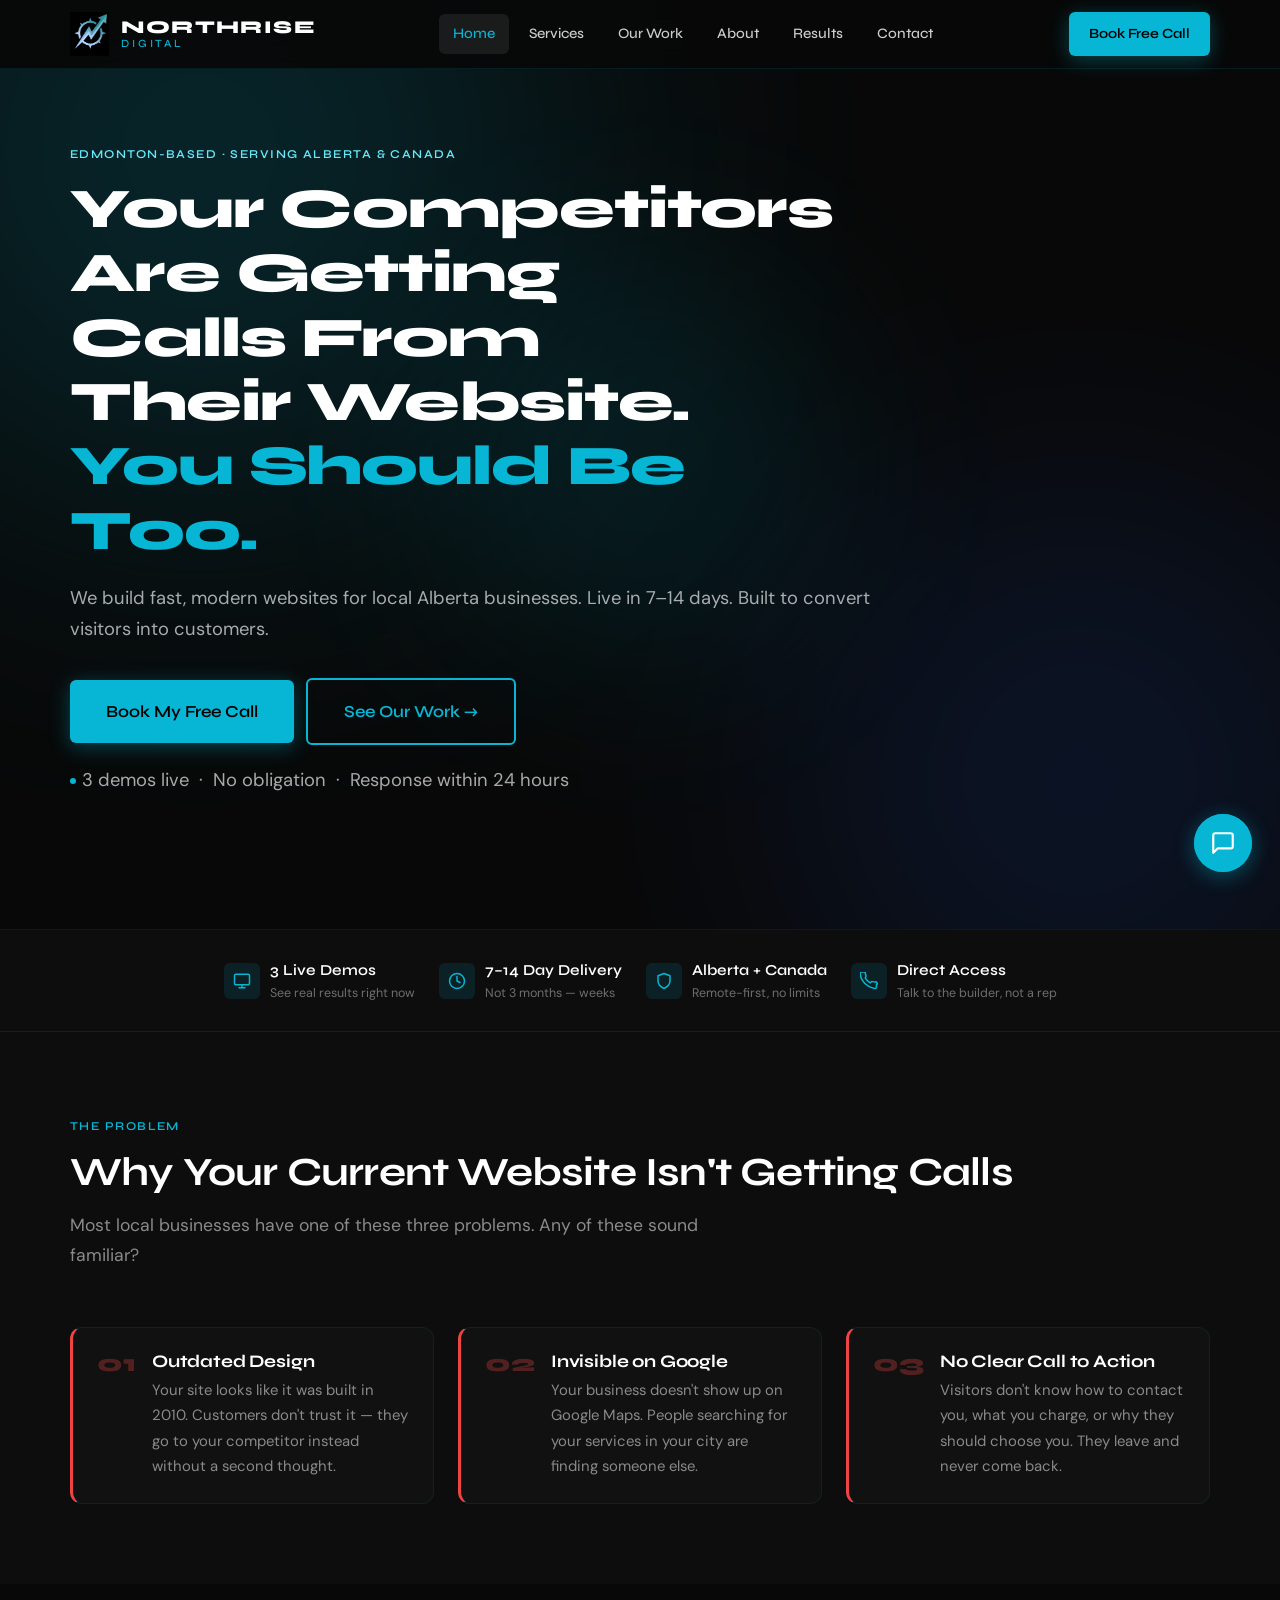
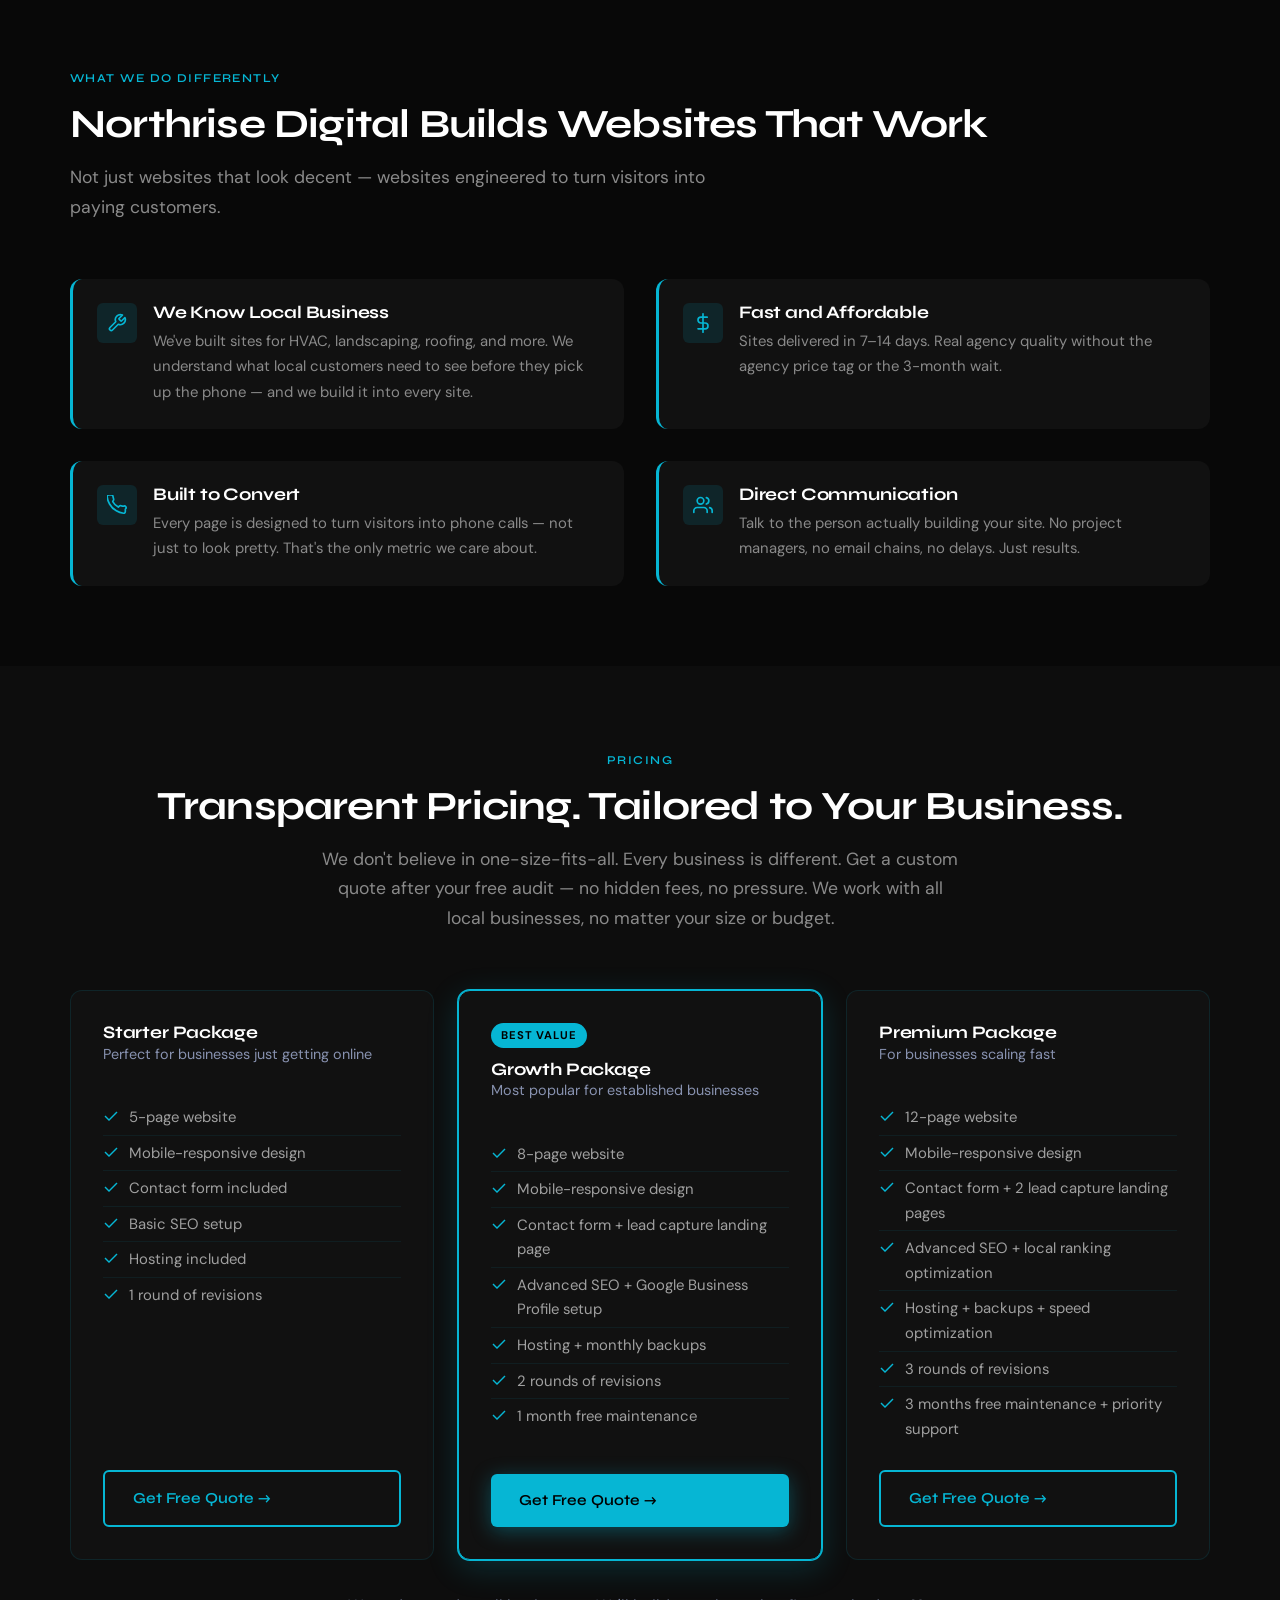
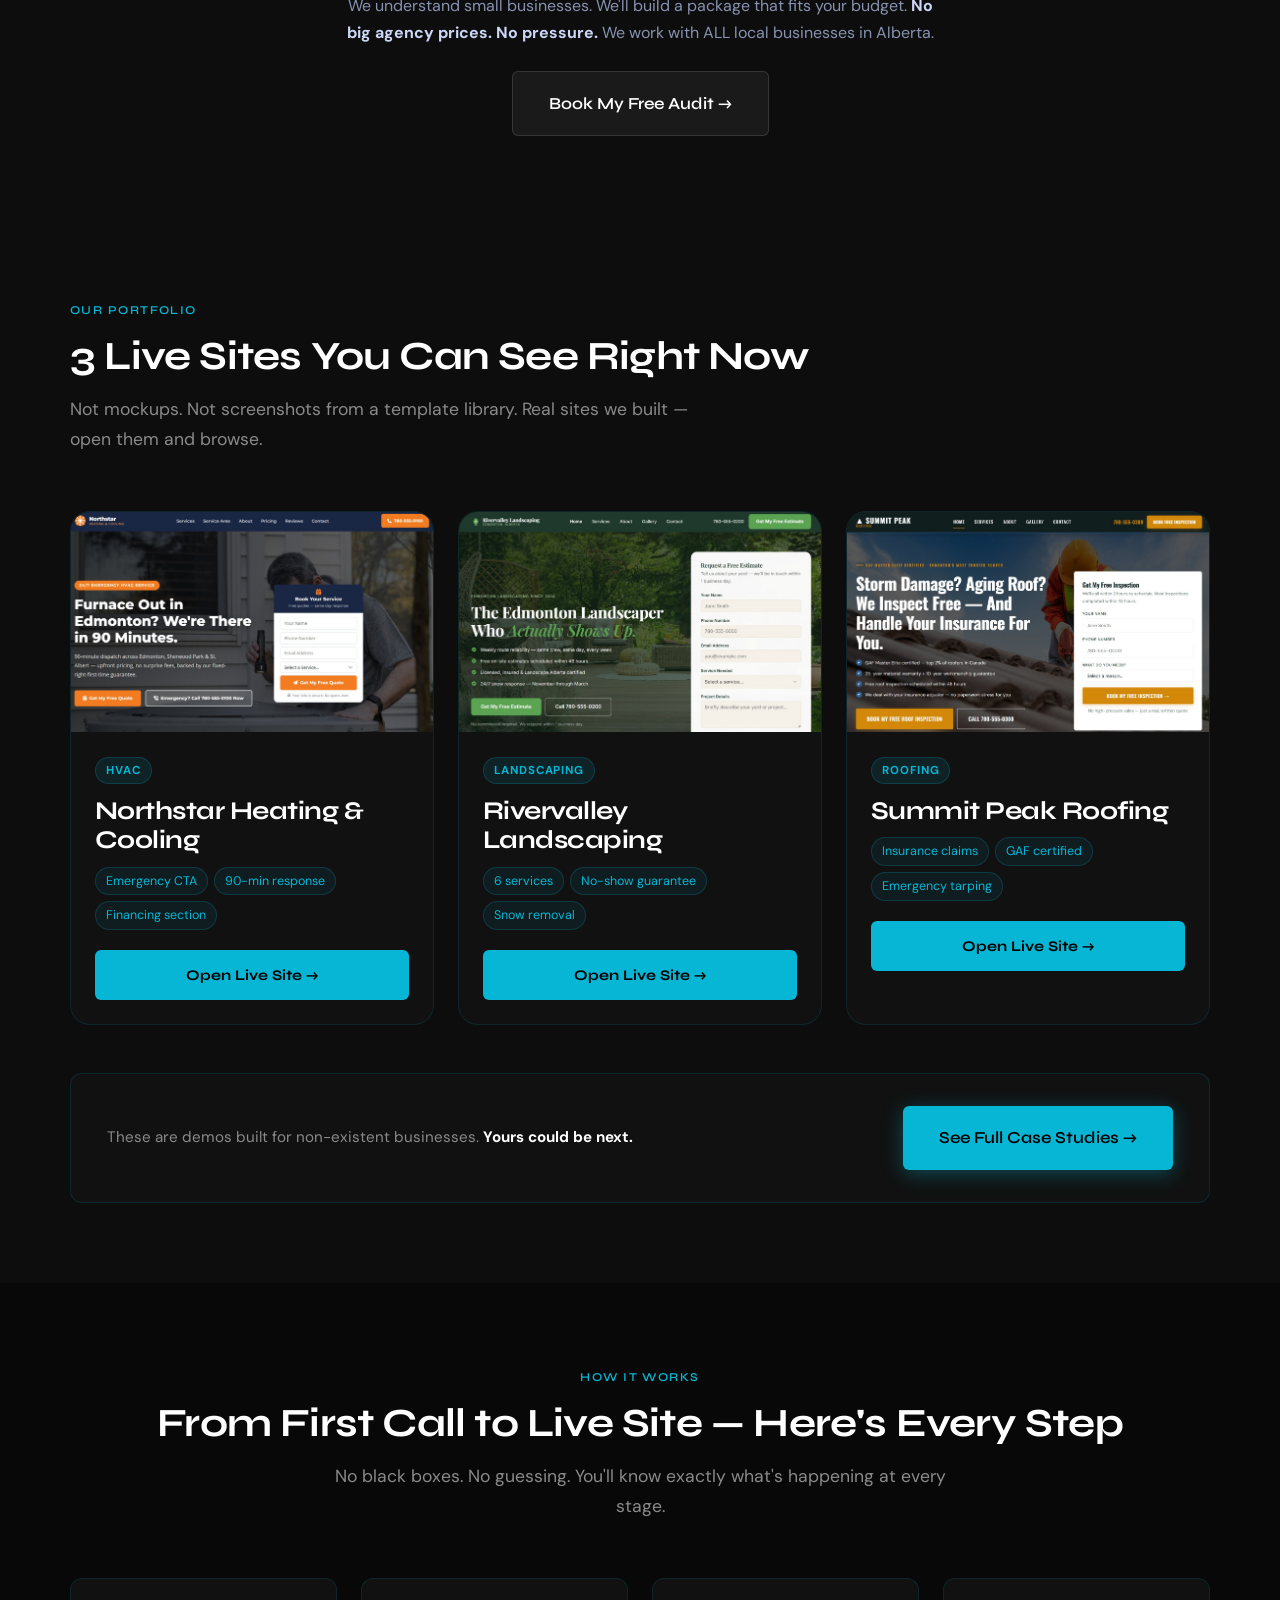
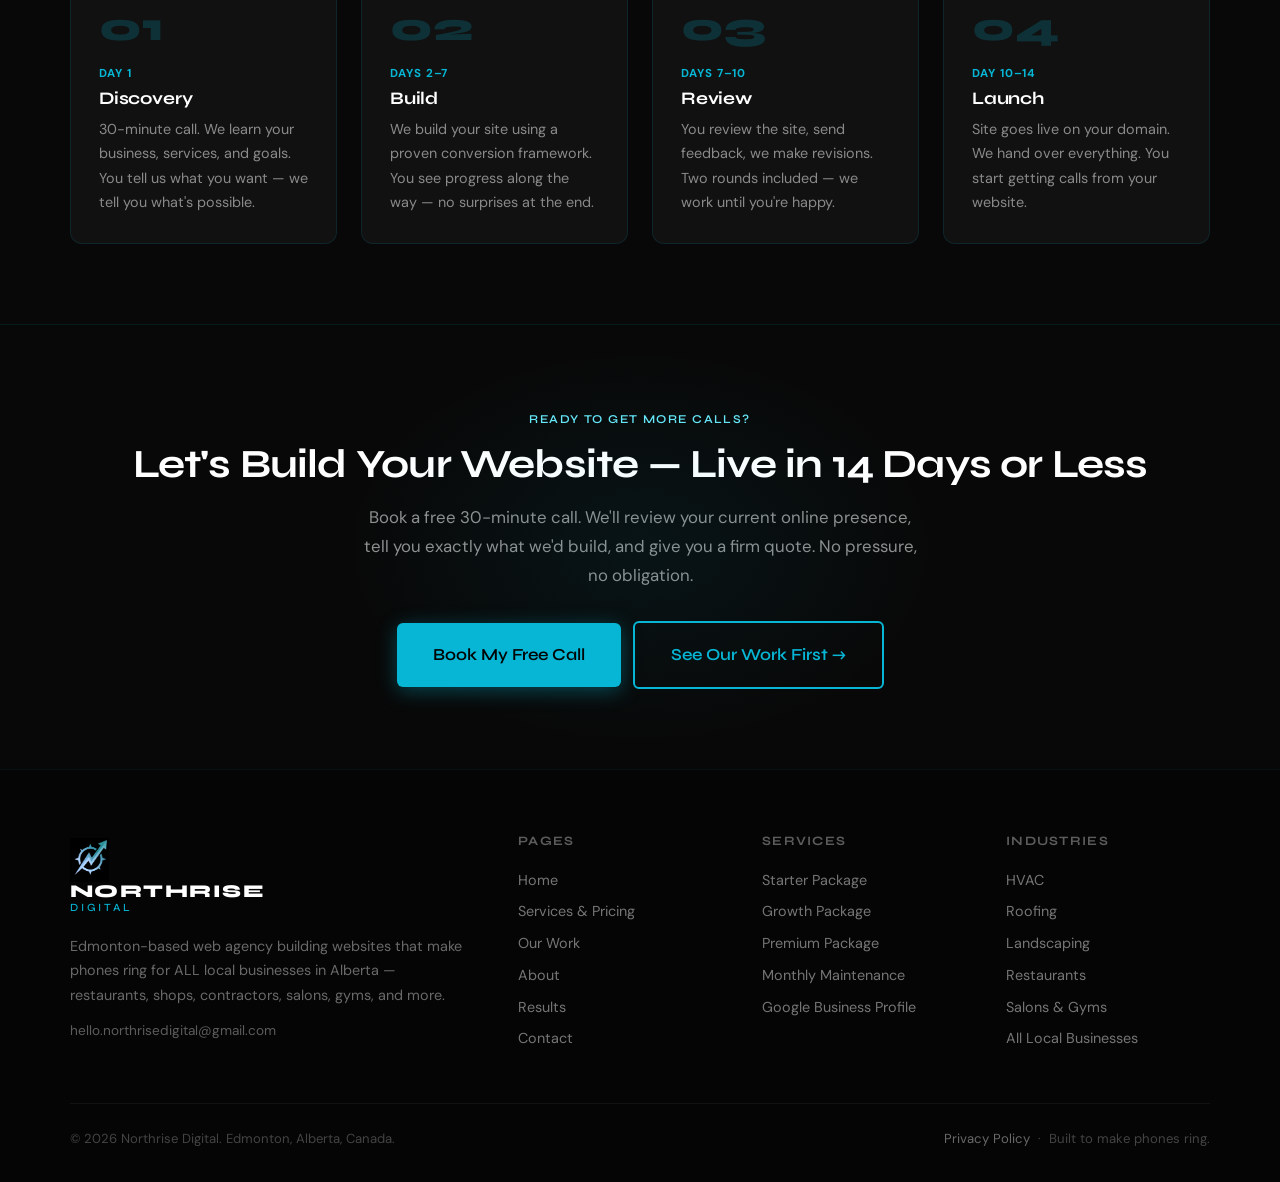
<file: index.html>
<!DOCTYPE html>
<html lang="en">
<head>
  <meta charset="UTF-8">
  <meta name="viewport" content="width=device-width, initial-scale=1.0">
  <title>Affordable Web Design for Alberta Local Businesses | Northrise Digital</title>
  <meta name="description" content="Edmonton web design agency building affordable websites for ALL local businesses in Alberta. Restaurants, shops, salons, gyms, contractors, dentists, realtors, and more. Free audit. Custom quote.">
  <meta name="keywords" content="web design Edmonton, web design Alberta, affordable website design Alberta, local business website Edmonton, small business web design Canada">
  <link rel="canonical" href="https://northrisedigital.ca/">
  <link rel="icon" href="images/logo.png" type="image/png">

  <!-- Open Graph -->
  <meta property="og:type" content="website">
  <meta property="og:url" content="https://northrisedigital.ca/">
  <meta property="og:title" content="Affordable Web Design for Alberta Local Businesses | Northrise Digital">
  <meta property="og:description" content="Edmonton web design agency building affordable websites for ALL local businesses in Alberta. Free audit. Custom quote tailored to your budget.">
  <meta property="og:image" content="https://northrisedigital.ca/images/logo.png">
  <!-- Twitter Card -->
  <meta name="twitter:card" content="summary_large_image">
  <meta name="twitter:title" content="Northrise Digital — Websites That Make Phones Ring">
  <meta name="twitter:description" content="Edmonton web design for ALL Alberta local businesses. Restaurants, salons, gyms, contractors, and more. Free audit. Custom quote.">

  <!-- Fonts -->
  <link rel="preconnect" href="https://fonts.googleapis.com">
  <link rel="preconnect" href="https://fonts.gstatic.com" crossorigin>
  <link href="https://fonts.googleapis.com/css2?family=Syne:wght@600;700;800&family=DM+Sans:wght@300;400;500;600&display=swap" rel="stylesheet">
  <link rel="stylesheet" href="style.css">

  <!-- Schema: LocalBusiness + ProfessionalService -->
  <script type="application/ld+json">
  {
    "@context": "https://schema.org",
    "@type": ["LocalBusiness", "ProfessionalService"],
    "name": "Northrise Digital",
    "description": "Edmonton-based web design agency building affordable websites for ALL local businesses in Alberta — restaurants, shops, salons, gyms, contractors, dentists, realtors, and more.",
    "url": "https://northrisedigital.ca",
    "email": "hello.northrisedigital@gmail.com",
    "address": {
      "@type": "PostalAddress",
      "addressLocality": "Edmonton",
      "addressRegion": "AB",
      "addressCountry": "CA"
    },
    "areaServed": ["Edmonton", "Calgary", "Red Deer", "Lethbridge", "Medicine Hat", "Grande Prairie", "Fort McMurray", "Alberta", "Canada"],
    "serviceType": "Web Design",
    "priceRange": "Custom Quote",
    "foundingDate": "2026",
    "sameAs": []
  }
  </script>
  <!-- Google tag (gtag.js) -->
  <script async src="https://www.googletagmanager.com/gtag/js?id=G-SGWLN5L944"></script>
  <script>
    window.dataLayer = window.dataLayer || [];
    function gtag(){dataLayer.push(arguments);}
    gtag('js', new Date());

    gtag('config', 'G-SGWLN5L944');
  </script>
</head>
<body>

<!-- ===== HEADER ===== -->
<header class="site-header" role="banner">
  <div class="container">
    <div class="header-inner">
      <a href="index.html" class="logo-link">
        <img src="images/logo.png" alt="Northrise Digital" class="logo-img">
        <div class="logo-text-wrap">
          <span class="logo-name">NORTHRISE</span>
          <span class="logo-sub">DIGITAL</span>
        </div>
      </a>
      <nav class="nav" aria-label="Main navigation">
        <a href="index.html">Home</a>
        <a href="services.html">Services</a>
        <a href="work.html">Our Work</a>
        <a href="about.html">About</a>
        <a href="testimonials.html">Results</a>
        <a href="contact.html">Contact</a>
      </nav>
      <a href="contact.html" class="btn btn-primary btn-sm header-cta">Book Free Call</a>
      <button class="hamburger" aria-label="Open menu" aria-expanded="false">
        <span></span><span></span><span></span>
      </button>
    </div>
  </div>
  <nav class="mobile-menu" aria-label="Mobile navigation">
    <a href="index.html">Home</a>
    <a href="services.html">Services</a>
    <a href="work.html">Our Work</a>
    <a href="about.html">About</a>
    <a href="testimonials.html">Results</a>
    <a href="contact.html">Contact</a>
    <a href="contact.html" class="btn btn-primary">Book My Free Call</a>
  </nav>
</header>

<!-- ===== HERO ===== -->
<main>
<section class="hero" aria-labelledby="hero-headline">
  <div class="orb orb-1" aria-hidden="true"></div>
  <div class="orb orb-2" aria-hidden="true"></div>
  <div class="orb orb-3" aria-hidden="true"></div>
  <div class="container">
    <div class="hero-inner">
      <div class="hero-content fade-up">
        <span class="eyebrow eyebrow--light">Edmonton-Based · Serving Alberta &amp; Canada</span>
        <h1 id="hero-headline">Your Competitors Are Getting Calls From Their Website.<br><span>You Should Be Too.</span></h1>
        <p>We build fast, modern websites for local Alberta businesses. Live in 7–14 days. Built to convert visitors into customers.</p>
        <div class="btn-group">
          <a href="contact.html" class="btn btn-primary btn-lg">Book My Free Call</a>
          <a href="work.html" class="btn btn-secondary btn-lg">See Our Work →</a>
        </div>
        <p class="hero-trust">3 demos live &nbsp;·&nbsp; No obligation &nbsp;·&nbsp; Response within 24 hours</p>
      </div>
    </div>
  </div>
</section>

<!-- ===== TRUST BAR ===== -->
<div class="trust-bar fade-up" aria-label="Key facts about Northrise Digital">
  <div class="container">
    <div class="trust-bar-inner">
      <div class="trust-item">
        <div class="trust-item__icon" aria-hidden="true">
          <svg viewBox="0 0 24 24" fill="none" stroke-width="2" stroke-linecap="round" stroke-linejoin="round"><rect x="2" y="3" width="20" height="14" rx="2"/><path d="M8 21h8M12 17v4"/></svg>
        </div>
        <div>
          <div class="trust-item__label">3 Live Demos</div>
          <div class="trust-item__sub">See real results right now</div>
        </div>
      </div>
      <div class="trust-item">
        <div class="trust-item__icon" aria-hidden="true">
          <svg viewBox="0 0 24 24" fill="none" stroke-width="2" stroke-linecap="round" stroke-linejoin="round"><circle cx="12" cy="12" r="10"/><polyline points="12 6 12 12 16 14"/></svg>
        </div>
        <div>
          <div class="trust-item__label">7–14 Day Delivery</div>
          <div class="trust-item__sub">Not 3 months — weeks</div>
        </div>
      </div>
      <div class="trust-item">
        <div class="trust-item__icon" aria-hidden="true">
          <svg viewBox="0 0 24 24" fill="none" stroke-width="2" stroke-linecap="round" stroke-linejoin="round"><path d="M12 22s8-4 8-10V5l-8-3-8 3v7c0 6 8 10 8 10z"/></svg>
        </div>
        <div>
          <div class="trust-item__label">Alberta + Canada</div>
          <div class="trust-item__sub">Remote-first, no limits</div>
        </div>
      </div>
      <div class="trust-item">
        <div class="trust-item__icon" aria-hidden="true">
          <svg viewBox="0 0 24 24" fill="none" stroke-width="2" stroke-linecap="round" stroke-linejoin="round"><path d="M22 16.92v3a2 2 0 01-2.18 2 19.79 19.79 0 01-8.63-3.07A19.5 19.5 0 013.07 10.8 19.79 19.79 0 01.22 2.18 2 2 0 012.18 0h3a2 2 0 012 1.72c.127.96.361 1.903.7 2.81a2 2 0 01-.45 2.11L6.91 7.91a16 16 0 006.61 6.61l1.27-1.27a2 2 0 012.11-.45c.907.339 1.85.573 2.81.7A2 2 0 0122 16.92z"/></svg>
        </div>
        <div>
          <div class="trust-item__label">Direct Access</div>
          <div class="trust-item__sub">Talk to the builder, not a rep</div>
        </div>
      </div>
    </div>
  </div>
</div>

<!-- ===== PROBLEM ===== -->
<section class="section section--light" aria-labelledby="problem-heading">
  <div class="container">
    <div class="section-header fade-up">
      <span class="eyebrow">The Problem</span>
      <h2 id="problem-heading">Why Your Current Website Isn't Getting Calls</h2>
      <p>Most local businesses have one of these three problems. Any of these sound familiar?</p>
    </div>
    <div class="grid-3">
      <div class="pain-card fade-up fade-up-delay-1">
        <div class="pain-card__num">01</div>
        <div>
          <h4>Outdated Design</h4>
          <p>Your site looks like it was built in 2010. Customers don't trust it — they go to your competitor instead without a second thought.</p>
        </div>
      </div>
      <div class="pain-card fade-up fade-up-delay-2">
        <div class="pain-card__num">02</div>
        <div>
          <h4>Invisible on Google</h4>
          <p>Your business doesn't show up on Google Maps. People searching for your services in your city are finding someone else.</p>
        </div>
      </div>
      <div class="pain-card fade-up fade-up-delay-3">
        <div class="pain-card__num">03</div>
        <div>
          <h4>No Clear Call to Action</h4>
          <p>Visitors don't know how to contact you, what you charge, or why they should choose you. They leave and never come back.</p>
        </div>
      </div>
    </div>
  </div>
</section>

<!-- ===== SOLUTION ===== -->
<section class="section" aria-labelledby="solution-heading">
  <div class="container">
    <div class="section-header fade-up">
      <span class="eyebrow">What We Do Differently</span>
      <h2 id="solution-heading">Northrise Digital Builds Websites That Work</h2>
      <p>Not just websites that look decent — websites engineered to turn visitors into paying customers.</p>
    </div>
    <div class="grid-2">
      <div class="solution-card">
        <div class="solution-card__icon" aria-hidden="true">
          <svg viewBox="0 0 24 24" fill="none" stroke-width="2" stroke-linecap="round" stroke-linejoin="round"><path d="M14.7 6.3a1 1 0 000 1.4l1.6 1.6a1 1 0 001.4 0l3.77-3.77a6 6 0 01-7.94 7.94l-6.91 6.91a2.12 2.12 0 01-3-3l6.91-6.91a6 6 0 017.94-7.94l-3.76 3.76z"/></svg>
        </div>
        <div>
          <h4>We Know Local Business</h4>
          <p>We've built sites for HVAC, landscaping, roofing, and more. We understand what local customers need to see before they pick up the phone — and we build it into every site.</p>
        </div>
      </div>
      <div class="solution-card">
        <div class="solution-card__icon" aria-hidden="true">
          <svg viewBox="0 0 24 24" fill="none" stroke-width="2" stroke-linecap="round" stroke-linejoin="round"><line x1="12" y1="1" x2="12" y2="23"/><path d="M17 5H9.5a3.5 3.5 0 000 7h5a3.5 3.5 0 010 7H6"/></svg>
        </div>
        <div>
          <h4>Fast and Affordable</h4>
          <p>Sites delivered in 7–14 days. Real agency quality without the agency price tag or the 3-month wait.</p>
        </div>
      </div>
      <div class="solution-card">
        <div class="solution-card__icon" aria-hidden="true">
          <svg viewBox="0 0 24 24" fill="none" stroke-width="2" stroke-linecap="round" stroke-linejoin="round"><path d="M22 16.92v3a2 2 0 01-2.18 2 19.79 19.79 0 01-8.63-3.07A19.5 19.5 0 013.07 10.8 19.79 19.79 0 01.22 2.18 2 2 0 012.18 0h3a2 2 0 012 1.72c.127.96.361 1.903.7 2.81a2 2 0 01-.45 2.11L6.91 7.91a16 16 0 006.61 6.61l1.27-1.27a2 2 0 012.11-.45c.907.339 1.85.573 2.81.7A2 2 0 0122 16.92z"/></svg>
        </div>
        <div>
          <h4>Built to Convert</h4>
          <p>Every page is designed to turn visitors into phone calls — not just to look pretty. That's the only metric we care about.</p>
        </div>
      </div>
      <div class="solution-card">
        <div class="solution-card__icon" aria-hidden="true">
          <svg viewBox="0 0 24 24" fill="none" stroke-width="2" stroke-linecap="round" stroke-linejoin="round"><path d="M17 21v-2a4 4 0 00-4-4H5a4 4 0 00-4 4v2"/><circle cx="9" cy="7" r="4"/><path d="M23 21v-2a4 4 0 00-3-3.87M16 3.13a4 4 0 010 7.75"/></svg>
        </div>
        <div>
          <h4>Direct Communication</h4>
          <p>Talk to the person actually building your site. No project managers, no email chains, no delays. Just results.</p>
        </div>
      </div>
    </div>
  </div>
</section>

<!-- ===== PRICING OVERVIEW ===== -->
<section class="section section--light" aria-labelledby="pricing-heading">
  <div class="container">
    <div class="section-header text-center fade-up">
      <span class="eyebrow">Pricing</span>
      <h2 id="pricing-heading">Transparent Pricing. Tailored to Your Business.</h2>
      <p>We don't believe in one-size-fits-all. Every business is different. Get a custom quote after your free audit — no hidden fees, no pressure. We work with all local businesses, no matter your size or budget.</p>
    </div>
    <div class="grid-3 fade-up" style="grid-template-columns: repeat(auto-fit, minmax(260px, 1fr));">
      <div class="service-card fade-up fade-up-delay-1">
        <h4>Starter Package</h4>
        <p style="font-size:.9rem;color:#8892B0;margin-bottom:1.2rem;line-height:1.5">Perfect for businesses just getting online</p>
        <ul class="service-card__features">
          <li>5-page website</li>
          <li>Mobile-responsive design</li>
          <li>Contact form included</li>
          <li>Basic SEO setup</li>
          <li>Hosting included</li>
          <li>1 round of revisions</li>
        </ul>
        <a href="contact.html" class="btn btn-outline">Get Free Quote →</a>
      </div>
      <div class="service-card service-card--featured fade-up fade-up-delay-2">
        <span class="service-card__badge">Best Value</span>
        <h4>Growth Package</h4>
        <p style="font-size:.9rem;color:#8892B0;margin-bottom:1.2rem;line-height:1.5">Most popular for established businesses</p>
        <ul class="service-card__features">
          <li>8-page website</li>
          <li>Mobile-responsive design</li>
          <li>Contact form + lead capture landing page</li>
          <li>Advanced SEO + Google Business Profile setup</li>
          <li>Hosting + monthly backups</li>
          <li>2 rounds of revisions</li>
          <li>1 month free maintenance</li>
        </ul>
        <a href="contact.html" class="btn btn-primary">Get Free Quote →</a>
      </div>
      <div class="service-card fade-up fade-up-delay-3">
        <h4>Premium Package</h4>
        <p style="font-size:.9rem;color:#8892B0;margin-bottom:1.2rem;line-height:1.5">For businesses scaling fast</p>
        <ul class="service-card__features">
          <li>12-page website</li>
          <li>Mobile-responsive design</li>
          <li>Contact form + 2 lead capture landing pages</li>
          <li>Advanced SEO + local ranking optimization</li>
          <li>Hosting + backups + speed optimization</li>
          <li>3 rounds of revisions</li>
          <li>3 months free maintenance + priority support</li>
        </ul>
        <a href="contact.html" class="btn btn-outline">Get Free Quote →</a>
      </div>
    </div>
    <div class="text-center mt-32 fade-up">
      <p style="color:#8892B0;max-width:600px;margin:0 auto 24px;line-height:1.7">We understand small businesses. We'll build a package that fits your budget. <strong style="color:#CCD6F6">No big agency prices. No pressure.</strong> We work with ALL local businesses in Alberta.</p>
      <a href="contact.html" class="btn btn-navy btn-lg">Book My Free Audit →</a>
    </div>
  </div>
</section>

<!-- ===== FEATURED WORK ===== -->
<section class="section section--light" aria-labelledby="work-heading">
  <div class="container">
    <div class="section-header fade-up">
      <span class="eyebrow">Our Portfolio</span>
      <h2 id="work-heading">3 Live Sites You Can See Right Now</h2>
      <p>Not mockups. Not screenshots from a template library. Real sites we built — open them and browse.</p>
    </div>
    <div class="grid-3">
      <div class="work-card fade-up fade-up-delay-1">
        <img src="images/preview-hvac.jpg" alt="Northstar Heating and Cooling website preview" class="work-card__preview" loading="lazy">
        <div class="work-card__body">
          <span class="work-card__tag">HVAC</span>
          <h3>Northstar Heating &amp; Cooling</h3>
          <div class="work-card__features">
            <span class="work-card__feature">Emergency CTA</span>
            <span class="work-card__feature">90-min response</span>
            <span class="work-card__feature">Financing section</span>
          </div>
          <a href="https://demo-hvac-northstar.vercel.app/" target="_blank" rel="noopener" class="work-card__cta">Open Live Site →</a>
        </div>
      </div>
      <div class="work-card fade-up fade-up-delay-2">
        <img src="images/preview-landscaping.jpg" alt="Rivervalley Landscaping website preview" class="work-card__preview" loading="lazy">
        <div class="work-card__body">
          <span class="work-card__tag">Landscaping</span>
          <h3>Rivervalley Landscaping</h3>
          <div class="work-card__features">
            <span class="work-card__feature">6 services</span>
            <span class="work-card__feature">No-show guarantee</span>
            <span class="work-card__feature">Snow removal</span>
          </div>
          <a href="https://demo-landscaping-rivervalley.vercel.app/" target="_blank" rel="noopener" class="work-card__cta">Open Live Site →</a>
        </div>
      </div>
      <div class="work-card fade-up fade-up-delay-3">
        <img src="images/preview-roofing.jpg" alt="Summit Peak Roofing website preview" class="work-card__preview" loading="lazy">
        <div class="work-card__body">
          <span class="work-card__tag">Roofing</span>
          <h3>Summit Peak Roofing</h3>
          <div class="work-card__features">
            <span class="work-card__feature">Insurance claims</span>
            <span class="work-card__feature">GAF certified</span>
            <span class="work-card__feature">Emergency tarping</span>
          </div>
          <a href="https://demo-roofing-summitpeak.vercel.app/" target="_blank" rel="noopener" class="work-card__cta">Open Live Site →</a>
        </div>
      </div>
    </div>
    <div class="work-cta-strip fade-up">
      <p>These are demos built for non-existent businesses. <strong>Yours could be next.</strong></p>
      <a href="work.html" class="btn btn-primary btn-lg">See Full Case Studies →</a>
    </div>
  </div>
</section>


<!-- ===== PROCESS ===== -->
<section class="section" aria-labelledby="process-heading">
  <div class="container">
    <div class="section-header text-center fade-up">
      <span class="eyebrow">How It Works</span>
      <h2 id="process-heading">From First Call to Live Site — Here's Every Step</h2>
      <p>No black boxes. No guessing. You'll know exactly what's happening at every stage.</p>
    </div>
    <div class="process-steps">
      <div class="process-step fade-up fade-up-delay-1">
        <div class="process-step__num">01</div>
        <span class="process-step__day">Day 1</span>
        <h4>Discovery</h4>
        <p>30-minute call. We learn your business, services, and goals. You tell us what you want — we tell you what's possible.</p>
      </div>
      <div class="process-step fade-up fade-up-delay-2">
        <div class="process-step__num">02</div>
        <span class="process-step__day">Days 2–7</span>
        <h4>Build</h4>
        <p>We build your site using a proven conversion framework. You see progress along the way — no surprises at the end.</p>
      </div>
      <div class="process-step fade-up fade-up-delay-3">
        <div class="process-step__num">03</div>
        <span class="process-step__day">Days 7–10</span>
        <h4>Review</h4>
        <p>You review the site, send feedback, we make revisions. Two rounds included — we work until you're happy.</p>
      </div>
      <div class="process-step fade-up fade-up-delay-4">
        <div class="process-step__num">04</div>
        <span class="process-step__day">Day 10–14</span>
        <h4>Launch</h4>
        <p>Site goes live on your domain. We hand over everything. You start getting calls from your website.</p>
      </div>
    </div>
  </div>
</section>

<!-- ===== FINAL CTA ===== -->
<section class="cta-section" aria-labelledby="cta-heading">
  <div class="container">
    <span class="eyebrow eyebrow--light">Ready to Get More Calls?</span>
    <h2 id="cta-heading">Let's Build Your Website — Live in 14 Days or Less</h2>
    <p>Book a free 30-minute call. We'll review your current online presence, tell you exactly what we'd build, and give you a firm quote. No pressure, no obligation.</p>
    <div class="btn-group" style="justify-content:center">
      <a href="contact.html" class="btn btn-primary btn-lg">Book My Free Call</a>
      <a href="work.html" class="btn btn-secondary btn-lg">See Our Work First →</a>
    </div>
  </div>
</section>
</main>

<!-- ===== FOOTER ===== -->
<footer class="site-footer" role="contentinfo">
  <div class="container">
    <div class="footer-grid">
      <div class="footer-col">
        <a href="index.html" class="logo-link" style="margin-bottom:16px;">
          <img src="images/logo.png" alt="Northrise Digital" class="logo-img">
          <div class="logo-text-wrap">
            <span class="logo-name">NORTHRISE</span>
            <span class="logo-sub">DIGITAL</span>
          </div>
        </a>
        <p>Edmonton-based web agency building websites that make phones ring for ALL local businesses in Alberta — restaurants, shops, contractors, salons, gyms, and more.</p>
        <p style="margin-top:12px;font-size:.85rem;color:rgba(255,255,255,.35)">hello.northrisedigital@gmail.com</p>
      </div>
      <div class="footer-col">
        <h4>Pages</h4>
        <a href="index.html">Home</a>
        <a href="services.html">Services &amp; Pricing</a>
        <a href="work.html">Our Work</a>
        <a href="about.html">About</a>
        <a href="testimonials.html">Results</a>
        <a href="contact.html">Contact</a>
      </div>
      <div class="footer-col">
        <h4>Services</h4>
        <a href="services.html#starter">Starter Package</a>
        <a href="services.html#professional">Growth Package</a>
        <a href="services.html#premium">Premium Package</a>
        <a href="services.html#maintenance">Monthly Maintenance</a>
        <a href="services.html#gbp">Google Business Profile</a>
      </div>
      <div class="footer-col">
        <h4>Industries</h4>
        <a href="work.html">HVAC</a>
        <a href="work.html">Roofing</a>
        <a href="work.html">Landscaping</a>
        <a href="work.html">Restaurants</a>
        <a href="work.html">Salons &amp; Gyms</a>
        <a href="work.html">All Local Businesses</a>
      </div>
    </div>
    <div class="footer-bottom">
      <p>&copy; 2026 Northrise Digital. Edmonton, Alberta, Canada.</p>
      <p><a href="privacy.html" style="color:rgba(255,255,255,.4);font-size:.82rem;">Privacy Policy</a> &nbsp;·&nbsp; Built to make phones ring.</p>
    </div>
  </div>
</footer>

<script src="script.js"></script>
</body>
</html>
</file>
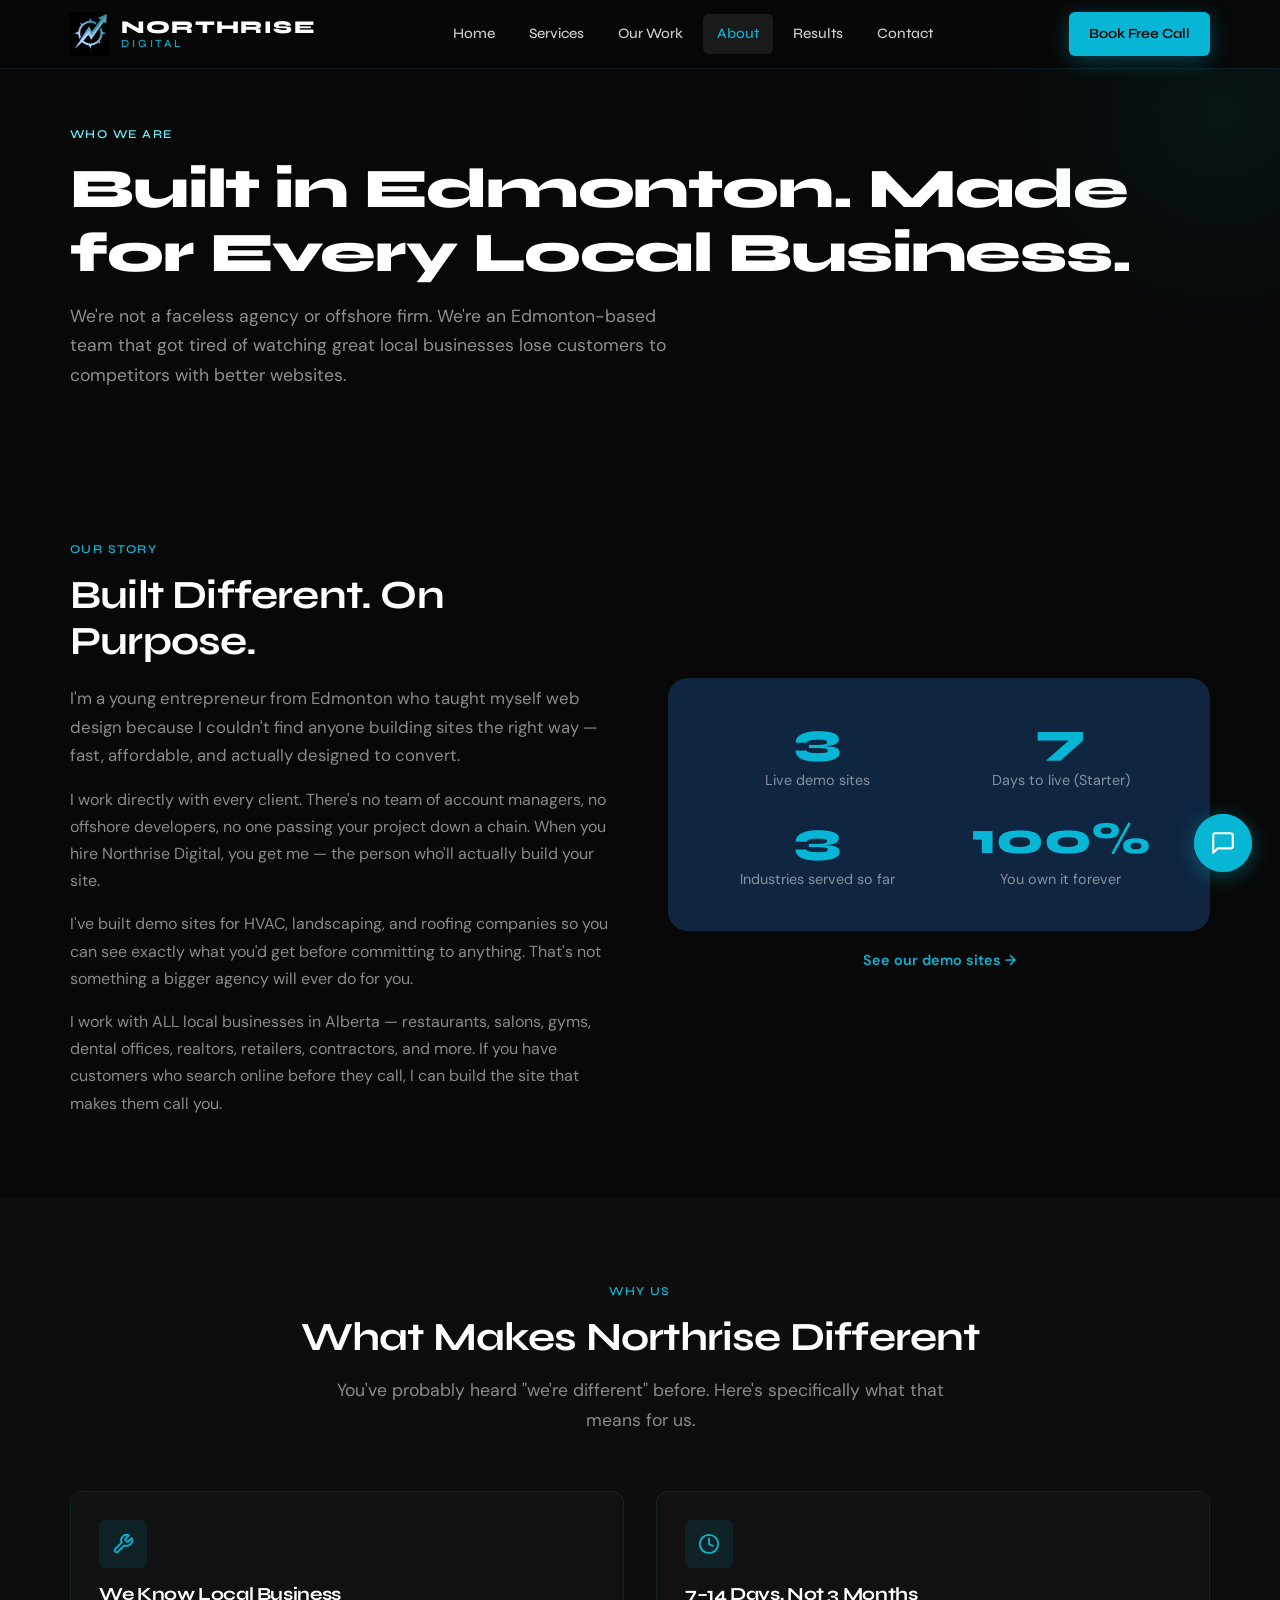
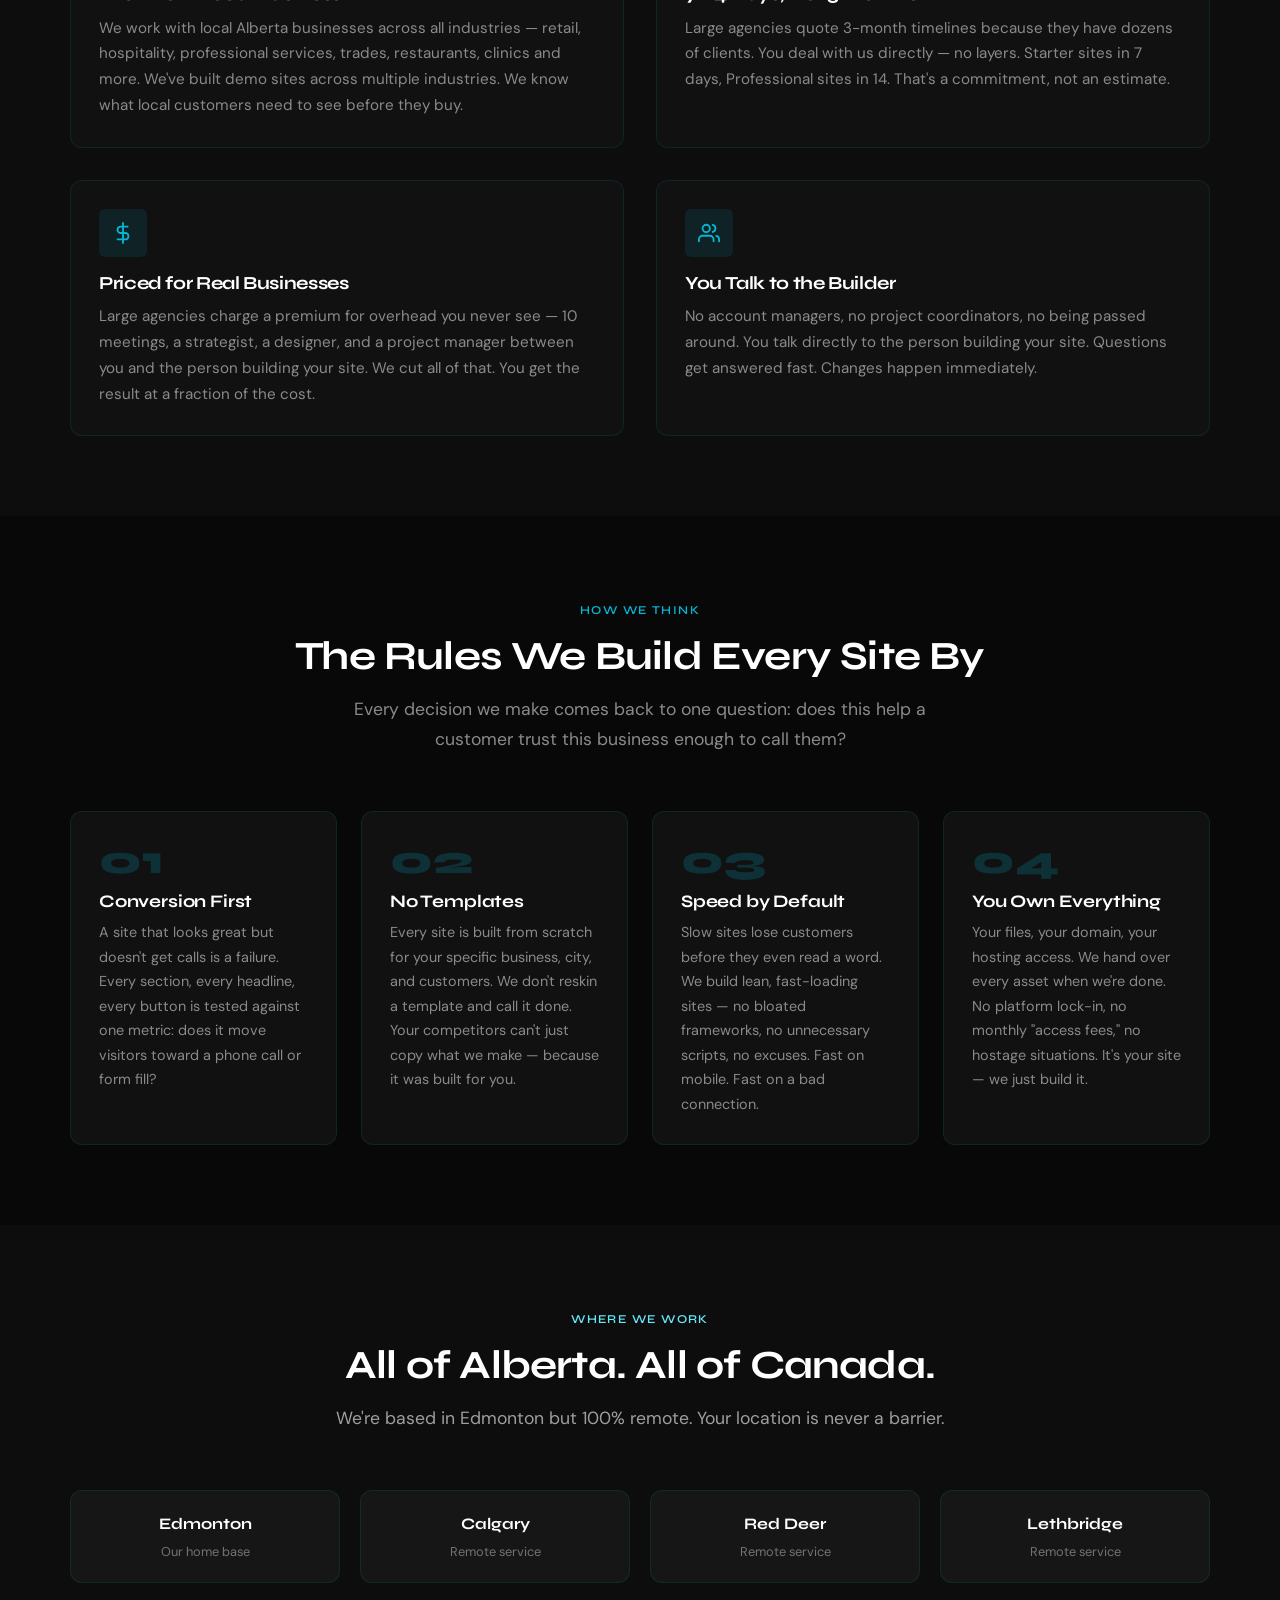
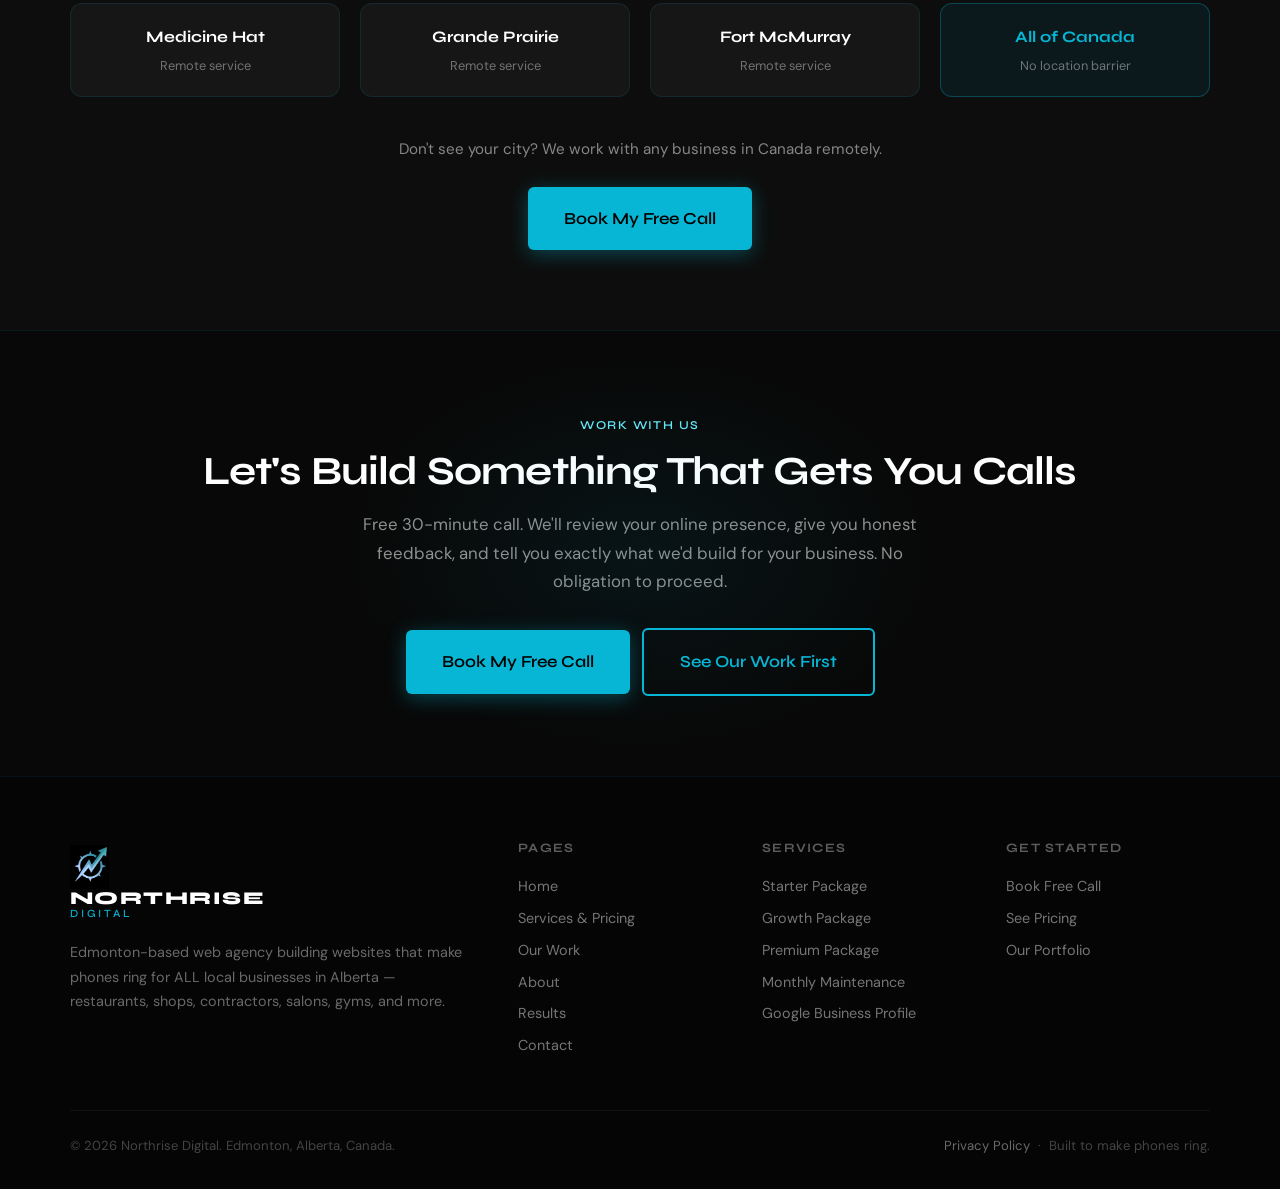
<file: about.html>
<!DOCTYPE html>
<html lang="en">
<head>
  <meta charset="UTF-8">
  <meta name="viewport" content="width=device-width, initial-scale=1.0">
  <title>About Northrise Digital | Edmonton Web Design Agency</title>
  <meta name="description" content="Edmonton-based web agency helping ALL Alberta local businesses get more customers online. Restaurants, shops, salons, gyms, contractors, realtors, and more. Fast, affordable, built to convert.">
  <meta name="keywords" content="about Northrise Digital, Edmonton web agency, web design Alberta, local business website design Edmonton">
  <link rel="canonical" href="https://northrisedigital.ca/about.html">
  <link rel="icon" href="images/logo.png" type="image/png">
  <meta property="og:type" content="website">
  <meta property="og:url" content="https://northrisedigital.ca/about.html">
  <meta property="og:title" content="About Northrise Digital | Edmonton Web Design Agency">
  <meta property="og:description" content="Edmonton-based web agency helping ALL Alberta local businesses get more customers online. Fast, affordable, built to convert.">
  <meta name="twitter:card" content="summary_large_image">
  <link rel="preconnect" href="https://fonts.googleapis.com">
  <link rel="preconnect" href="https://fonts.gstatic.com" crossorigin>
  <link href="https://fonts.googleapis.com/css2?family=Syne:wght@600;700;800&family=DM+Sans:wght@300;400;500;600&display=swap" rel="stylesheet">
  <link rel="stylesheet" href="style.css">
  <script type="application/ld+json">
  {
    "@context": "https://schema.org",
    "@type": ["LocalBusiness","ProfessionalService"],
    "name": "Northrise Digital",
    "description": "Edmonton-based web design agency building affordable websites for ALL local businesses in Alberta.",
    "url": "https://northrisedigital.ca",
    "email": "hello.northrisedigital@gmail.com",
    "foundingDate": "2026",
    "serviceType": "Web Design",
    "address": { "@type": "PostalAddress", "addressLocality": "Edmonton", "addressRegion": "AB", "addressCountry": "CA" },
    "areaServed": ["Edmonton","Calgary","Red Deer","Lethbridge","Medicine Hat","Grande Prairie","Fort McMurray","Alberta","Canada"]
  }
  </script>
  <!-- Google tag (gtag.js) -->
  <script async src="https://www.googletagmanager.com/gtag/js?id=G-SGWLN5L944"></script>
  <script>
    window.dataLayer = window.dataLayer || [];
    function gtag(){dataLayer.push(arguments);}
    gtag('js', new Date());

    gtag('config', 'G-SGWLN5L944');
  </script>
</head>
<body>

<header class="site-header" role="banner">
  <div class="container">
    <div class="header-inner">
      <a href="index.html" class="logo-link">
        <img src="images/logo.png" alt="Northrise Digital" class="logo-img">
        <div class="logo-text-wrap">
          <span class="logo-name">NORTHRISE</span>
          <span class="logo-sub">DIGITAL</span>
        </div>
      </a>
      <nav class="nav" aria-label="Main navigation">
        <a href="index.html">Home</a>
        <a href="services.html">Services</a>
        <a href="work.html">Our Work</a>
        <a href="about.html" class="active">About</a>
        <a href="testimonials.html">Results</a>
        <a href="contact.html">Contact</a>
      </nav>
      <a href="contact.html" class="btn btn-primary btn-sm header-cta">Book Free Call</a>
      <button class="hamburger" aria-label="Open menu" aria-expanded="false">
        <span></span><span></span><span></span>
      </button>
    </div>
  </div>
  <nav class="mobile-menu" aria-label="Mobile navigation">
    <a href="index.html">Home</a>
    <a href="services.html">Services</a>
    <a href="work.html">Our Work</a>
    <a href="about.html">About</a>
    <a href="testimonials.html">Results</a>
    <a href="contact.html">Contact</a>
    <a href="contact.html" class="btn btn-primary">Book My Free Call</a>
  </nav>
</header>

<main>
<!-- PAGE HERO -->
<section class="page-hero" aria-labelledby="about-hero-heading">
  <div class="container">
    <span class="eyebrow eyebrow--light">Who We Are</span>
    <h1 id="about-hero-heading">Built in Edmonton. Made for Every Local Business.</h1>
    <p>We're not a faceless agency or offshore firm. We're an Edmonton-based team that got tired of watching great local businesses lose customers to competitors with better websites.</p>
  </div>
</section>

<!-- ORIGIN STORY -->
<section class="section" aria-labelledby="story-heading">
  <div class="container">
    <div style="display:grid;gap:56px;align-items:center;" class="grid-2">
      <div>
        <span class="eyebrow">Our Story</span>
        <h2 id="story-heading">Built Different. On Purpose.</h2>
        <p style="font-size:1.05rem;color:var(--text-muted);margin:20px 0 16px;">I'm a young entrepreneur from Edmonton who taught myself web design because I couldn't find anyone building sites the right way — fast, affordable, and actually designed to convert.</p>
        <p style="color:var(--text-muted);margin-bottom:16px;">I work directly with every client. There's no team of account managers, no offshore developers, no one passing your project down a chain. When you hire Northrise Digital, you get me — the person who'll actually build your site.</p>
        <p style="color:var(--text-muted);margin-bottom:16px;">I've built demo sites for HVAC, landscaping, and roofing companies so you can see exactly what you'd get before committing to anything. That's not something a bigger agency will ever do for you.</p>
        <p style="color:var(--text-muted);">I work with ALL local businesses in Alberta — restaurants, salons, gyms, dental offices, realtors, retailers, contractors, and more. If you have customers who search online before they call, I can build the site that makes them call you.</p>
      </div>
      <div>
        <!-- Visual: stylized stats block -->
        <div class="about-stats-grid">
          <div class="stat-block">
            <div class="stat-block__num">3</div>
            <div class="stat-block__label">Live demo sites</div>
          </div>
          <div class="stat-block">
            <div class="stat-block__num">7</div>
            <div class="stat-block__label">Days to live (Starter)</div>
          </div>
          <div class="stat-block">
            <div class="stat-block__num">3</div>
            <div class="stat-block__label">Industries served so far</div>
          </div>
          <div class="stat-block">
            <div class="stat-block__num">100%</div>
            <div class="stat-block__label">You own it forever</div>
          </div>
        </div>
        <div style="text-align:center;margin-top:16px;">
          <a href="work.html" style="color:var(--teal);font-size:.9rem;font-weight:600;">See our demo sites →</a>
        </div>
      </div>
    </div>
  </div>
</section>

<!-- WHY NORTHRISE -->
<section class="section section--light" aria-labelledby="why-heading">
  <div class="container">
    <div class="section-header text-center">
      <span class="eyebrow">Why Us</span>
      <h2 id="why-heading">What Makes Northrise Different</h2>
      <p>You've probably heard "we're different" before. Here's specifically what that means for us.</p>
    </div>
    <div class="grid-2">
      <div class="card">
        <div class="card__icon" aria-hidden="true">
          <svg viewBox="0 0 24 24" fill="none" stroke-width="2" stroke-linecap="round" stroke-linejoin="round"><path d="M14.7 6.3a1 1 0 000 1.4l1.6 1.6a1 1 0 001.4 0l3.77-3.77a6 6 0 01-7.94 7.94l-6.91 6.91a2.12 2.12 0 01-3-3l6.91-6.91a6 6 0 017.94-7.94l-3.76 3.76z"/></svg>
        </div>
        <h3>We Know Local Business</h3>
        <p>We work with local Alberta businesses across all industries — retail, hospitality, professional services, trades, restaurants, clinics and more. We've built demo sites across multiple industries. We know what local customers need to see before they buy.</p>
      </div>
      <div class="card">
        <div class="card__icon" aria-hidden="true">
          <svg viewBox="0 0 24 24" fill="none" stroke-width="2" stroke-linecap="round" stroke-linejoin="round"><circle cx="12" cy="12" r="10"/><polyline points="12 6 12 12 16 14"/></svg>
        </div>
        <h3>7–14 Days, Not 3 Months</h3>
        <p>Large agencies quote 3-month timelines because they have dozens of clients. You deal with us directly — no layers. Starter sites in 7 days, Professional sites in 14. That's a commitment, not an estimate.</p>
      </div>
      <div class="card">
        <div class="card__icon" aria-hidden="true">
          <svg viewBox="0 0 24 24" fill="none" stroke-width="2" stroke-linecap="round" stroke-linejoin="round"><line x1="12" y1="1" x2="12" y2="23"/><path d="M17 5H9.5a3.5 3.5 0 000 7h5a3.5 3.5 0 010 7H6"/></svg>
        </div>
        <h3>Priced for Real Businesses</h3>
        <p>Large agencies charge a premium for overhead you never see — 10 meetings, a strategist, a designer, and a project manager between you and the person building your site. We cut all of that. You get the result at a fraction of the cost.</p>
      </div>
      <div class="card">
        <div class="card__icon" aria-hidden="true">
          <svg viewBox="0 0 24 24" fill="none" stroke-width="2" stroke-linecap="round" stroke-linejoin="round"><path d="M17 21v-2a4 4 0 00-4-4H5a4 4 0 00-4 4v2"/><circle cx="9" cy="7" r="4"/><path d="M23 21v-2a4 4 0 00-3-3.87M16 3.13a4 4 0 010 7.75"/></svg>
        </div>
        <h3>You Talk to the Builder</h3>
        <p>No account managers, no project coordinators, no being passed around. You talk directly to the person building your site. Questions get answered fast. Changes happen immediately.</p>
      </div>
    </div>
  </div>
</section>

<!-- VALUES -->
<section class="section" aria-labelledby="values-heading">
  <div class="container">
    <div class="section-header text-center">
      <span class="eyebrow">How We Think</span>
      <h2 id="values-heading">The Rules We Build Every Site By</h2>
      <p>Every decision we make comes back to one question: does this help a customer trust this business enough to call them?</p>
    </div>
    <div class="process-steps">
      <div class="process-step">
        <div class="process-step__num">01</div>
        <h4>Conversion First</h4>
        <p>A site that looks great but doesn't get calls is a failure. Every section, every headline, every button is tested against one metric: does it move visitors toward a phone call or form fill?</p>
      </div>
      <div class="process-step">
        <div class="process-step__num">02</div>
        <h4>No Templates</h4>
        <p>Every site is built from scratch for your specific business, city, and customers. We don't reskin a template and call it done. Your competitors can't just copy what we make — because it was built for you.</p>
      </div>
      <div class="process-step">
        <div class="process-step__num">03</div>
        <h4>Speed by Default</h4>
        <p>Slow sites lose customers before they even read a word. We build lean, fast-loading sites — no bloated frameworks, no unnecessary scripts, no excuses. Fast on mobile. Fast on a bad connection.</p>
      </div>
      <div class="process-step">
        <div class="process-step__num">04</div>
        <h4>You Own Everything</h4>
        <p>Your files, your domain, your hosting access. We hand over every asset when we're done. No platform lock-in, no monthly "access fees," no hostage situations. It's your site — we just build it.</p>
      </div>
    </div>
  </div>
</section>

<!-- SERVICE AREA -->
<section class="section section--navy" aria-labelledby="area-heading">
  <div class="container">
    <div class="section-header text-center">
      <span class="eyebrow eyebrow--light">Where We Work</span>
      <h2 id="area-heading" style="color:var(--white);">All of Alberta. All of Canada.</h2>
      <p style="color:rgba(255,255,255,.6);">We're based in Edmonton but 100% remote. Your location is never a barrier.</p>
    </div>
    <div class="grid-4" style="margin-bottom:40px;">
      <div style="text-align:center;padding:20px;background:rgba(255,255,255,.04);border-radius:var(--radius-md);border:1px solid rgba(6,182,212,.12);">
        <div style="font-family:var(--font-head);font-weight:700;color:var(--white);margin-bottom:4px;">Edmonton</div>
        <div style="font-size:.8rem;color:rgba(255,255,255,.4);">Our home base</div>
      </div>
      <div style="text-align:center;padding:20px;background:rgba(255,255,255,.04);border-radius:var(--radius-md);border:1px solid rgba(6,182,212,.12);">
        <div style="font-family:var(--font-head);font-weight:700;color:var(--white);margin-bottom:4px;">Calgary</div>
        <div style="font-size:.8rem;color:rgba(255,255,255,.4);">Remote service</div>
      </div>
      <div style="text-align:center;padding:20px;background:rgba(255,255,255,.04);border-radius:var(--radius-md);border:1px solid rgba(6,182,212,.12);">
        <div style="font-family:var(--font-head);font-weight:700;color:var(--white);margin-bottom:4px;">Red Deer</div>
        <div style="font-size:.8rem;color:rgba(255,255,255,.4);">Remote service</div>
      </div>
      <div style="text-align:center;padding:20px;background:rgba(255,255,255,.04);border-radius:var(--radius-md);border:1px solid rgba(6,182,212,.12);">
        <div style="font-family:var(--font-head);font-weight:700;color:var(--white);margin-bottom:4px;">Lethbridge</div>
        <div style="font-size:.8rem;color:rgba(255,255,255,.4);">Remote service</div>
      </div>
      <div style="text-align:center;padding:20px;background:rgba(255,255,255,.04);border-radius:var(--radius-md);border:1px solid rgba(6,182,212,.12);">
        <div style="font-family:var(--font-head);font-weight:700;color:var(--white);margin-bottom:4px;">Medicine Hat</div>
        <div style="font-size:.8rem;color:rgba(255,255,255,.4);">Remote service</div>
      </div>
      <div style="text-align:center;padding:20px;background:rgba(255,255,255,.04);border-radius:var(--radius-md);border:1px solid rgba(6,182,212,.12);">
        <div style="font-family:var(--font-head);font-weight:700;color:var(--white);margin-bottom:4px;">Grande Prairie</div>
        <div style="font-size:.8rem;color:rgba(255,255,255,.4);">Remote service</div>
      </div>
      <div style="text-align:center;padding:20px;background:rgba(255,255,255,.04);border-radius:var(--radius-md);border:1px solid rgba(6,182,212,.12);">
        <div style="font-family:var(--font-head);font-weight:700;color:var(--white);margin-bottom:4px;">Fort McMurray</div>
        <div style="font-size:.8rem;color:rgba(255,255,255,.4);">Remote service</div>
      </div>
      <div style="text-align:center;padding:20px;background:rgba(6,182,212,.08);border-radius:var(--radius-md);border:1px solid rgba(6,182,212,.3);">
        <div style="font-family:var(--font-head);font-weight:700;color:var(--teal);margin-bottom:4px;">All of Canada</div>
        <div style="font-size:.8rem;color:rgba(255,255,255,.4);">No location barrier</div>
      </div>
    </div>
    <div class="text-center">
      <p style="color:rgba(255,255,255,.5);margin-bottom:24px;font-size:.95rem;">Don't see your city? We work with any business in Canada remotely.</p>
      <a href="contact.html" class="btn btn-primary btn-lg">Book My Free Call</a>
    </div>
  </div>
</section>

<!-- FINAL CTA -->
<section class="cta-section" aria-labelledby="about-cta-heading">
  <div class="container">
    <span class="eyebrow eyebrow--light">Work With Us</span>
    <h2 id="about-cta-heading">Let's Build Something That Gets You Calls</h2>
    <p>Free 30-minute call. We'll review your online presence, give you honest feedback, and tell you exactly what we'd build for your business. No obligation to proceed.</p>
    <div class="btn-group" style="justify-content:center">
      <a href="contact.html" class="btn btn-primary btn-lg">Book My Free Call</a>
      <a href="work.html" class="btn btn-secondary btn-lg">See Our Work First</a>
    </div>
  </div>
</section>
</main>

<footer class="site-footer" role="contentinfo">
  <div class="container">
    <div class="footer-grid">
      <div class="footer-col">
        <a href="index.html" class="logo-link" style="margin-bottom:16px;">
          <img src="images/logo.png" alt="Northrise Digital" class="logo-img">
          <div class="logo-text-wrap">
            <span class="logo-name">NORTHRISE</span>
            <span class="logo-sub">DIGITAL</span>
          </div>
        </a>
        <p>Edmonton-based web agency building websites that make phones ring for ALL local businesses in Alberta — restaurants, shops, contractors, salons, gyms, and more.</p>
      </div>
      <div class="footer-col">
        <h4>Pages</h4>
        <a href="index.html">Home</a>
        <a href="services.html">Services &amp; Pricing</a>
        <a href="work.html">Our Work</a>
        <a href="about.html">About</a>
        <a href="testimonials.html">Results</a>
        <a href="contact.html">Contact</a>
      </div>
      <div class="footer-col">
        <h4>Services</h4>
        <a href="services.html#starter">Starter Package</a>
        <a href="services.html#professional">Growth Package</a>
        <a href="services.html#premium">Premium Package</a>
        <a href="services.html#maintenance">Monthly Maintenance</a>
        <a href="services.html#gbp">Google Business Profile</a>
      </div>
      <div class="footer-col">
        <h4>Get Started</h4>
        <a href="contact.html">Book Free Call</a>
        <a href="services.html">See Pricing</a>
        <a href="work.html">Our Portfolio</a>
      </div>
    </div>
    <div class="footer-bottom">
      <p>&copy; 2026 Northrise Digital. Edmonton, Alberta, Canada.</p>
      <p><a href="privacy.html" style="color:rgba(255,255,255,.4);font-size:.82rem;">Privacy Policy</a> &nbsp;·&nbsp; Built to make phones ring.</p>
    </div>
  </div>
</footer>

<script src="script.js"></script>
</body>
</html>
</file>
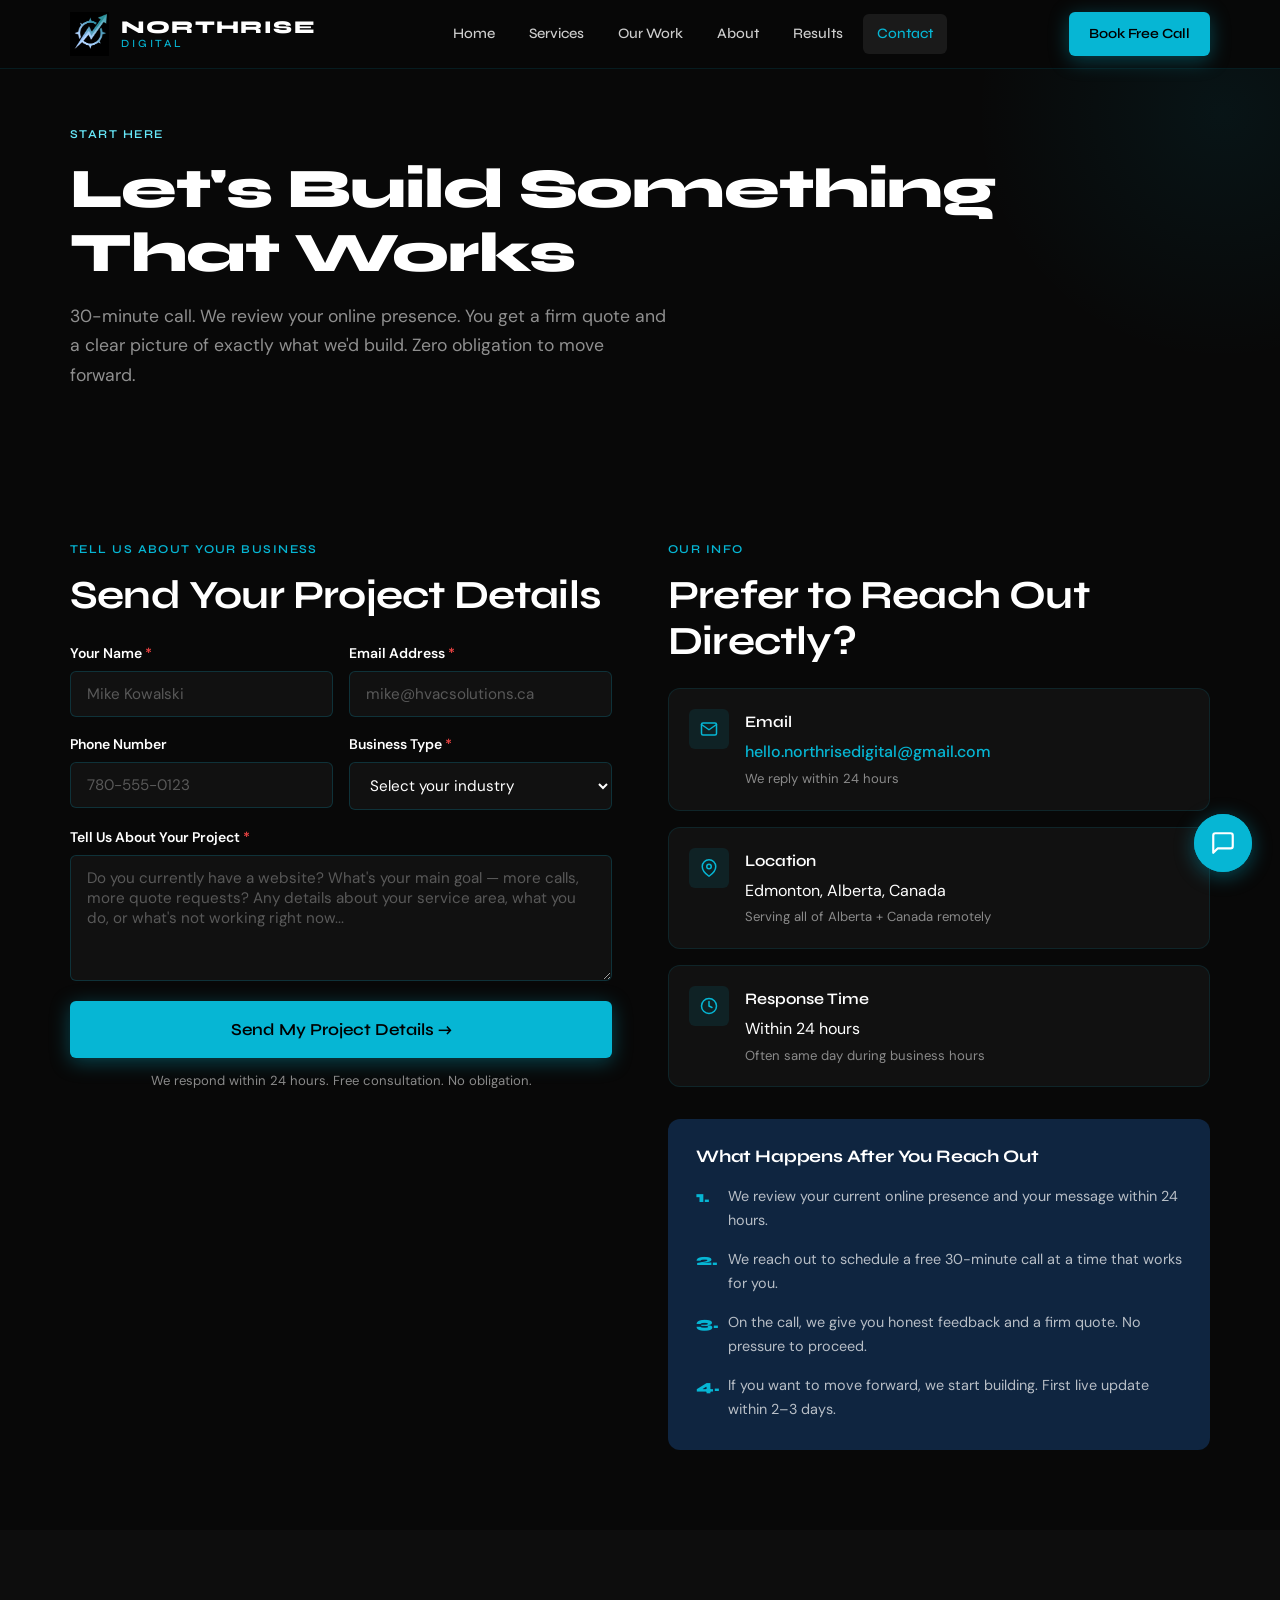
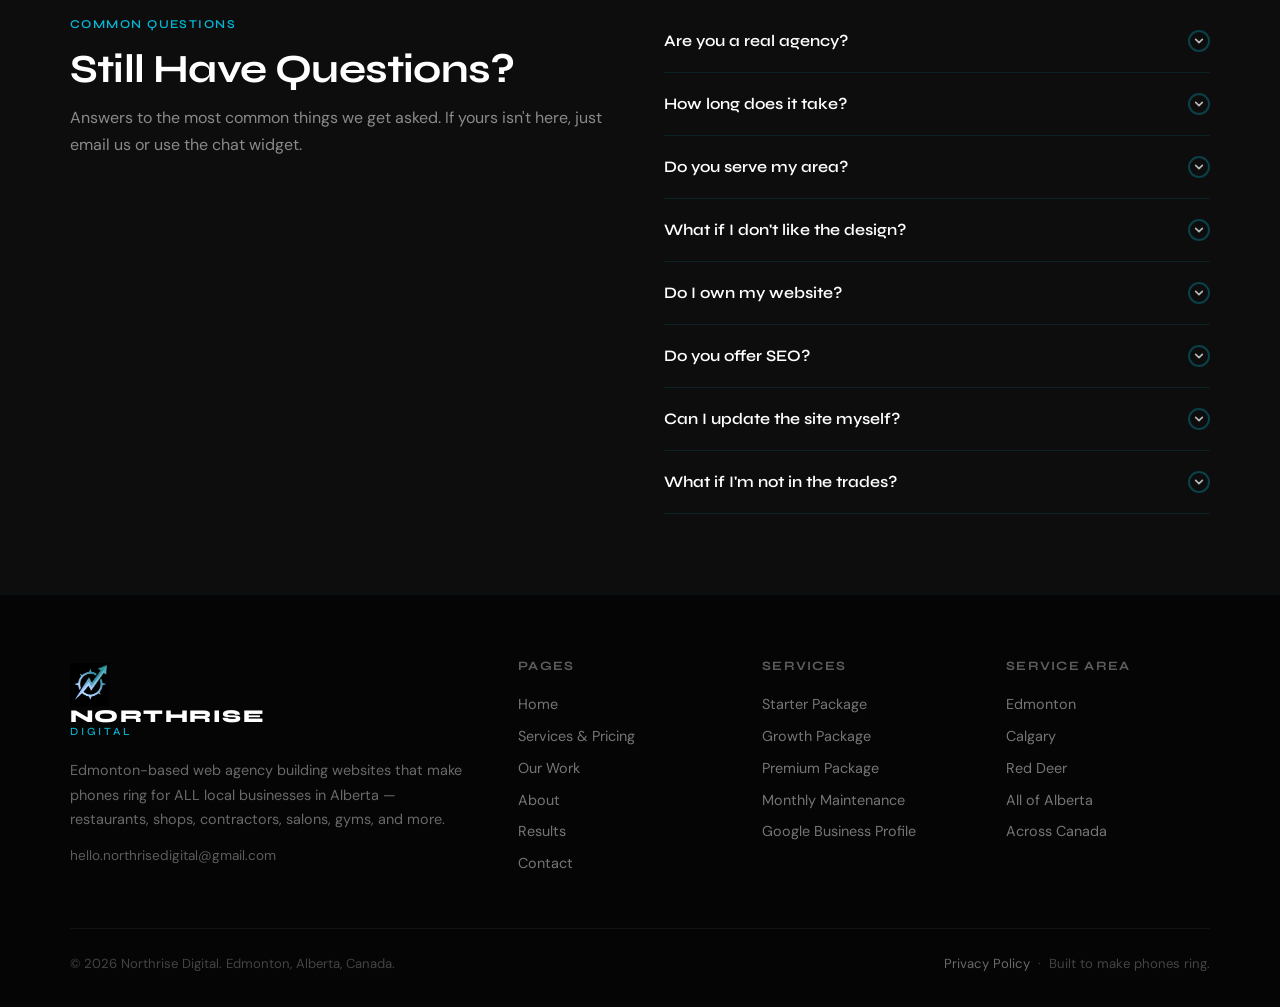
<file: contact.html>
<!DOCTYPE html>
<html lang="en">
<head>
  <meta charset="UTF-8">
  <meta name="viewport" content="width=device-width, initial-scale=1.0">
  <title>Contact Northrise Digital | Free Consultation | Edmonton Web Agency</title>
  <meta name="description" content="Book a free 30-minute call with Northrise Digital. We'll review your online presence and give you a firm quote. Edmonton web agency serving all of Alberta and Canada.">
  <meta name="keywords" content="contact Northrise Digital, book free call web design Alberta, Edmonton web agency contact">
  <link rel="canonical" href="https://northrisedigital.ca/contact.html">
  <link rel="icon" href="images/logo.png" type="image/png">
  <meta property="og:type" content="website">
  <meta property="og:url" content="https://northrisedigital.ca/contact.html">
  <meta property="og:title" content="Contact Northrise Digital | Free Consultation">
  <meta property="og:description" content="Book a free 30-minute call. We'll review your online presence and give you a firm quote.">
  <meta name="twitter:card" content="summary_large_image">
  <link rel="preconnect" href="https://fonts.googleapis.com">
  <link rel="preconnect" href="https://fonts.gstatic.com" crossorigin>
  <link href="https://fonts.googleapis.com/css2?family=Syne:wght@600;700;800&family=DM+Sans:wght@300;400;500;600&display=swap" rel="stylesheet">
  <link rel="stylesheet" href="style.css">

  <!-- LocalBusiness Schema -->
  <script type="application/ld+json">
  {
    "@context": "https://schema.org",
    "@type": ["LocalBusiness","ProfessionalService"],
    "name": "Northrise Digital",
    "url": "https://northrisedigital.ca",
    "email": "hello.northrisedigital@gmail.com",
    "address": { "@type": "PostalAddress", "addressLocality": "Edmonton", "addressRegion": "AB", "addressCountry": "CA" },
    "areaServed": ["Edmonton","Calgary","Red Deer","Lethbridge","Medicine Hat","Grande Prairie","Fort McMurray","Alberta","Canada"]
  }
  </script>
  <!-- FAQPage Schema -->
  <script type="application/ld+json">
  {
    "@context": "https://schema.org",
    "@type": "FAQPage",
    "mainEntity": [
      { "@type": "Question", "name": "Are you a real agency?", "acceptedAnswer": { "@type": "Answer", "text": "Yes — Northrise Digital is an Edmonton-based agency. We have 3 live demo sites you can see right now on our portfolio page." } },
      { "@type": "Question", "name": "How long does it take?", "acceptedAnswer": { "@type": "Answer", "text": "Starter sites: 7 days. Professional sites: 14 days. From the day you sign on." } },
      { "@type": "Question", "name": "Do you serve my area?", "acceptedAnswer": { "@type": "Answer", "text": "Yes. We're based in Edmonton but serve all of Alberta and Canada. We work remotely — location isn't a barrier." } },
      { "@type": "Question", "name": "What if I don't like the design?", "acceptedAnswer": { "@type": "Answer", "text": "Every package includes revision rounds. We work until you're happy." } },
      { "@type": "Question", "name": "Do I own my website?", "acceptedAnswer": { "@type": "Answer", "text": "Completely. Every file is yours. If you cancel hosting, we hand over everything." } },
      { "@type": "Question", "name": "Do you offer SEO?", "acceptedAnswer": { "@type": "Answer", "text": "Every site is SEO-optimized for local search. We also offer Google Business Profile setup as an add-on — ask during your free audit." } },
      { "@type": "Question", "name": "Can I update the site myself?", "acceptedAnswer": { "@type": "Answer", "text": "We can build it so you can edit basic content. Or our monthly maintenance plan handles all updates for you so you can focus on your business." } },
      { "@type": "Question", "name": "What if I'm not in trades?", "acceptedAnswer": { "@type": "Answer", "text": "We work with ALL local businesses in Alberta — restaurants, salons, gyms, dental offices, realtors, retailers, and more. Book a free audit and we'll tell you what we'd build for your industry." } }
    ]
  }
  </script>
  <!-- Google tag (gtag.js) -->
  <script async src="https://www.googletagmanager.com/gtag/js?id=G-SGWLN5L944"></script>
  <script>
    window.dataLayer = window.dataLayer || [];
    function gtag(){dataLayer.push(arguments);}
    gtag('js', new Date());

    gtag('config', 'G-SGWLN5L944');
  </script>
</head>
<body>

<header class="site-header" role="banner">
  <div class="container">
    <div class="header-inner">
      <a href="index.html" class="logo-link">
        <img src="images/logo.png" alt="Northrise Digital" class="logo-img">
        <div class="logo-text-wrap">
          <span class="logo-name">NORTHRISE</span>
          <span class="logo-sub">DIGITAL</span>
        </div>
      </a>
      <nav class="nav" aria-label="Main navigation">
        <a href="index.html">Home</a>
        <a href="services.html">Services</a>
        <a href="work.html">Our Work</a>
        <a href="about.html">About</a>
        <a href="testimonials.html">Results</a>
        <a href="contact.html" class="active">Contact</a>
      </nav>
      <a href="contact.html" class="btn btn-primary btn-sm header-cta">Book Free Call</a>
      <button class="hamburger" aria-label="Open menu" aria-expanded="false">
        <span></span><span></span><span></span>
      </button>
    </div>
  </div>
  <nav class="mobile-menu" aria-label="Mobile navigation">
    <a href="index.html">Home</a>
    <a href="services.html">Services</a>
    <a href="work.html">Our Work</a>
    <a href="about.html">About</a>
    <a href="testimonials.html">Results</a>
    <a href="contact.html">Contact</a>
    <a href="contact.html" class="btn btn-primary">Book My Free Call</a>
  </nav>
</header>

<main>
<!-- PAGE HERO -->
<section class="page-hero" aria-labelledby="contact-hero-heading">
  <div class="container">
    <span class="eyebrow eyebrow--light">Start Here</span>
    <h1 id="contact-hero-heading">Let's Build Something That Works</h1>
    <p>30-minute call. We review your online presence. You get a firm quote and a clear picture of exactly what we'd build. Zero obligation to move forward.</p>
  </div>
</section>

<!-- CONTACT FORM + INFO -->
<section class="section" aria-labelledby="form-heading">
  <div class="container">
    <div style="display:grid;gap:56px;align-items:start;" class="grid-2">

      <!-- FORM -->
      <div>
        <span class="eyebrow">Tell Us About Your Business</span>
        <h2 id="form-heading" style="margin-bottom:24px;">Send Your Project Details</h2>

        <form
          action="https://formspree.io/f/xnjwzgwn"
          method="POST"
          novalidate
          aria-label="Contact form"
          id="contact-form"
        >
          <div class="form-grid">
            <div class="form-grid form-grid--2col">
              <div class="form-group">
                <label for="name">Your Name <span aria-hidden="true" style="color:#ef4444;">*</span></label>
                <input type="text" id="name" name="name" placeholder="Mike Kowalski" required autocomplete="name">
              </div>
              <div class="form-group">
                <label for="email">Email Address <span aria-hidden="true" style="color:#ef4444;">*</span></label>
                <input type="email" id="email" name="email" placeholder="mike@hvacsolutions.ca" required autocomplete="email">
              </div>
            </div>
            <div class="form-grid form-grid--2col">
              <div class="form-group">
                <label for="phone">Phone Number</label>
                <input type="tel" id="phone" name="phone" placeholder="780-555-0123" autocomplete="tel">
              </div>
              <div class="form-group">
                <label for="business-type">Business Type <span aria-hidden="true" style="color:#ef4444;">*</span></label>
                <select id="business-type" name="business_type" required>
                  <option value="" disabled selected>Select your industry</option>
                  <option value="HVAC">HVAC</option>
                  <option value="Roofing">Roofing</option>
                  <option value="Landscaping">Landscaping / Snow Removal</option>
                  <option value="Plumbing">Plumbing</option>
                  <option value="Electrical">Electrical</option>
                  <option value="Painting">Painting</option>
                  <option value="Cleaning">Cleaning</option>
                  <option value="Other">Other Trades / Home Service</option>
                </select>
              </div>
              <div class="form-group" id="other-business-group" style="display:none;">
                <label for="other-business">Please describe your business <span aria-hidden="true" style="color:#ef4444;">*</span></label>
                <input type="text" id="other-business" name="business_type_other" placeholder="e.g. Flooring, Garage Doors, Pest Control…">
              </div>
            </div>
            <div class="form-group">
              <label for="project-details">Tell Us About Your Project <span aria-hidden="true" style="color:#ef4444;">*</span></label>
              <textarea
                id="project-details"
                name="project_details"
                rows="5"
                placeholder="Do you currently have a website? What's your main goal — more calls, more quote requests? Any details about your service area, what you do, or what's not working right now..."
                required
              ></textarea>
            </div>
          </div>

          <div style="margin-top:20px;">
            <button type="submit" class="btn btn-primary btn-lg" style="width:100%;justify-content:center;">
              Send My Project Details →
            </button>
            <p class="form-note" style="text-align:center;margin-top:12px;">We respond within 24 hours. Free consultation. No obligation.</p>
          </div>
        </form>

        <!-- Success message (hidden by default) -->
        <div id="form-success" style="display:none;margin-top:20px;padding:20px;background:rgba(6,182,212,.08);border:1px solid var(--teal);border-radius:var(--radius-md);">
          <h4 style="color:#FFFFFF;margin-bottom:8px;">Message Sent!</h4>
          <p style="color:var(--text-muted);font-size:.93rem;">We'll be in touch within 24 hours. If you need a faster response, email us at hello.northrisedigital@gmail.com.</p>
        </div>
      </div>

      <!-- CONTACT INFO -->
      <div>
        <span class="eyebrow">Our Info</span>
        <h2 style="margin-bottom:24px;">Prefer to Reach Out Directly?</h2>

        <div style="display:flex;flex-direction:column;gap:16px;margin-bottom:32px;">
          <div style="display:flex;gap:16px;align-items:flex-start;padding:20px;background:#111111;border:1px solid rgba(6,182,212,.12);border-radius:var(--radius-md);">
            <div style="width:40px;height:40px;background:rgba(6,182,212,.1);border-radius:var(--radius-sm);display:flex;align-items:center;justify-content:center;flex-shrink:0;">
              <svg width="18" height="18" viewBox="0 0 24 24" fill="none" stroke="#06B6D4" stroke-width="2" stroke-linecap="round" stroke-linejoin="round"><path d="M4 4h16c1.1 0 2 .9 2 2v12c0 1.1-.9 2-2 2H4c-1.1 0-2-.9-2-2V6c0-1.1.9-2 2-2z"/><polyline points="22,6 12,13 2,6"/></svg>
            </div>
            <div>
              <div style="font-family:var(--font-head);font-weight:600;color:#FFFFFF;margin-bottom:4px;">Email</div>
              <a href="mailto:hello.northrisedigital@gmail.com" class="email-compose-link" style="color:var(--teal);font-weight:500;">hello.northrisedigital@gmail.com</a>
              <div style="font-size:.82rem;color:var(--text-muted);margin-top:2px;">We reply within 24 hours</div>
            </div>
          </div>
          <div style="display:flex;gap:16px;align-items:flex-start;padding:20px;background:#111111;border:1px solid rgba(6,182,212,.12);border-radius:var(--radius-md);">
            <div style="width:40px;height:40px;background:rgba(6,182,212,.1);border-radius:var(--radius-sm);display:flex;align-items:center;justify-content:center;flex-shrink:0;">
              <svg width="18" height="18" viewBox="0 0 24 24" fill="none" stroke="#06B6D4" stroke-width="2" stroke-linecap="round" stroke-linejoin="round"><path d="M21 10c0 7-9 13-9 13s-9-6-9-13a9 9 0 0118 0z"/><circle cx="12" cy="10" r="3"/></svg>
            </div>
            <div>
              <div style="font-family:var(--font-head);font-weight:600;color:#FFFFFF;margin-bottom:4px;">Location</div>
              <div style="color:#FFFFFF;">Edmonton, Alberta, Canada</div>
              <div style="font-size:.82rem;color:var(--text-muted);margin-top:2px;">Serving all of Alberta + Canada remotely</div>
            </div>
          </div>
          <div style="display:flex;gap:16px;align-items:flex-start;padding:20px;background:#111111;border:1px solid rgba(6,182,212,.12);border-radius:var(--radius-md);">
            <div style="width:40px;height:40px;background:rgba(6,182,212,.1);border-radius:var(--radius-sm);display:flex;align-items:center;justify-content:center;flex-shrink:0;">
              <svg width="18" height="18" viewBox="0 0 24 24" fill="none" stroke="#06B6D4" stroke-width="2" stroke-linecap="round" stroke-linejoin="round"><circle cx="12" cy="12" r="10"/><polyline points="12 6 12 12 16 14"/></svg>
            </div>
            <div>
              <div style="font-family:var(--font-head);font-weight:600;color:#FFFFFF;margin-bottom:4px;">Response Time</div>
              <div style="color:#FFFFFF;">Within 24 hours</div>
              <div style="font-size:.82rem;color:var(--text-muted);margin-top:2px;">Often same day during business hours</div>
            </div>
          </div>
        </div>

        <!-- What happens next -->
        <div style="background:var(--navy);border-radius:var(--radius-md);padding:28px;">
          <h4 style="color:var(--white);margin-bottom:16px;">What Happens After You Reach Out</h4>
          <div style="display:flex;flex-direction:column;gap:14px;">
            <div style="display:flex;gap:12px;">
              <span style="font-family:var(--font-head);font-weight:800;color:var(--teal);flex-shrink:0;width:20px;">1.</span>
              <p style="font-size:.9rem;color:rgba(255,255,255,.7);">We review your current online presence and your message within 24 hours.</p>
            </div>
            <div style="display:flex;gap:12px;">
              <span style="font-family:var(--font-head);font-weight:800;color:var(--teal);flex-shrink:0;width:20px;">2.</span>
              <p style="font-size:.9rem;color:rgba(255,255,255,.7);">We reach out to schedule a free 30-minute call at a time that works for you.</p>
            </div>
            <div style="display:flex;gap:12px;">
              <span style="font-family:var(--font-head);font-weight:800;color:var(--teal);flex-shrink:0;width:20px;">3.</span>
              <p style="font-size:.9rem;color:rgba(255,255,255,.7);">On the call, we give you honest feedback and a firm quote. No pressure to proceed.</p>
            </div>
            <div style="display:flex;gap:12px;">
              <span style="font-family:var(--font-head);font-weight:800;color:var(--teal);flex-shrink:0;width:20px;">4.</span>
              <p style="font-size:.9rem;color:rgba(255,255,255,.7);">If you want to move forward, we start building. First live update within 2–3 days.</p>
            </div>
          </div>
        </div>
      </div>

    </div>
  </div>
</section>

<!-- FAQ -->
<section class="section section--light" aria-labelledby="contact-faq-heading">
  <div class="container">
    <div style="display:grid;gap:48px;align-items:start;" class="grid-2">
      <div>
        <span class="eyebrow">Common Questions</span>
        <h2 id="contact-faq-heading">Still Have Questions?</h2>
        <p style="color:var(--text-muted);margin-top:12px;">Answers to the most common things we get asked. If yours isn't here, just email us or use the chat widget.</p>
      </div>
      <div class="faq">
        <div class="faq-item">
          <button class="faq-question" aria-expanded="false">Are you a real agency?<span class="faq-icon"><svg viewBox="0 0 12 12" fill="none" stroke-width="2" stroke-linecap="round" stroke-linejoin="round"><polyline points="2 4 6 8 10 4"/></svg></span></button>
          <div class="faq-answer"><div class="faq-answer-inner">Yes — Northrise Digital is an Edmonton-based agency. We have 3 live demo sites you can browse right now at <a href="work.html" style="color:var(--teal);font-weight:600;">northrisedigital.ca/work</a>. See exactly what we build before you commit to anything.</div></div>
        </div>
        <div class="faq-item">
          <button class="faq-question" aria-expanded="false">How long does it take?<span class="faq-icon"><svg viewBox="0 0 12 12" fill="none" stroke-width="2" stroke-linecap="round" stroke-linejoin="round"><polyline points="2 4 6 8 10 4"/></svg></span></button>
          <div class="faq-answer"><div class="faq-answer-inner">Starter sites go live in 7 days from the day you sign on. Professional sites in 14 days. That's a commitment, not an estimate.</div></div>
        </div>
        <div class="faq-item">
          <button class="faq-question" aria-expanded="false">Do you serve my area?<span class="faq-icon"><svg viewBox="0 0 12 12" fill="none" stroke-width="2" stroke-linecap="round" stroke-linejoin="round"><polyline points="2 4 6 8 10 4"/></svg></span></button>
          <div class="faq-answer"><div class="faq-answer-inner">Yes. We're based in Edmonton but serve all of Alberta and Canada. We work 100% remotely — Edmonton, Calgary, Red Deer, Lethbridge, Medicine Hat, Grande Prairie, Fort McMurray, and beyond.</div></div>
        </div>
        <div class="faq-item">
          <button class="faq-question" aria-expanded="false">What if I don't like the design?<span class="faq-icon"><svg viewBox="0 0 12 12" fill="none" stroke-width="2" stroke-linecap="round" stroke-linejoin="round"><polyline points="2 4 6 8 10 4"/></svg></span></button>
          <div class="faq-answer"><div class="faq-answer-inner">Every package includes revision rounds (1 for Starter, 2 for Professional). We share a preview before going live, collect your feedback, and make changes. We don't launch until you're satisfied.</div></div>
        </div>
        <div class="faq-item">
          <button class="faq-question" aria-expanded="false">Do I own my website?<span class="faq-icon"><svg viewBox="0 0 12 12" fill="none" stroke-width="2" stroke-linecap="round" stroke-linejoin="round"><polyline points="2 4 6 8 10 4"/></svg></span></button>
          <div class="faq-answer"><div class="faq-answer-inner">Completely. Every file is yours. If you cancel hosting, we hand over all the files so you can take them anywhere. No lock-in, ever.</div></div>
        </div>
        <div class="faq-item">
          <button class="faq-question" aria-expanded="false">Do you offer SEO?<span class="faq-icon"><svg viewBox="0 0 12 12" fill="none" stroke-width="2" stroke-linecap="round" stroke-linejoin="round"><polyline points="2 4 6 8 10 4"/></svg></span></button>
          <div class="faq-answer"><div class="faq-answer-inner">Every site is SEO-optimized for local search — proper structure, meta tags, schema markup, and local keyword targeting. We also offer Google Business Profile setup as an add-on — ask about it during your free audit.</div></div>
        </div>
        <div class="faq-item">
          <button class="faq-question" aria-expanded="false">Can I update the site myself?<span class="faq-icon"><svg viewBox="0 0 12 12" fill="none" stroke-width="2" stroke-linecap="round" stroke-linejoin="round"><polyline points="2 4 6 8 10 4"/></svg></span></button>
          <div class="faq-answer"><div class="faq-answer-inner">We can build it with a simple structure so you can edit basic content. Or our monthly maintenance plan handles all updates for you so you can focus on your business.</div></div>
        </div>
        <div class="faq-item">
          <button class="faq-question" aria-expanded="false">What if I'm not in the trades?<span class="faq-icon"><svg viewBox="0 0 12 12" fill="none" stroke-width="2" stroke-linecap="round" stroke-linejoin="round"><polyline points="2 4 6 8 10 4"/></svg></span></button>
          <div class="faq-answer"><div class="faq-answer-inner">We work with ALL local businesses in Alberta — restaurants, salons, gyms, dental offices, realtors, retailers, and more. Book a free audit and we'll tell you exactly what we'd build for your industry.</div></div>
        </div>
      </div>
    </div>
  </div>
</section>
</main>

<footer class="site-footer" role="contentinfo">
  <div class="container">
    <div class="footer-grid">
      <div class="footer-col">
        <a href="index.html" class="logo-link" style="margin-bottom:16px;">
          <img src="images/logo.png" alt="Northrise Digital" class="logo-img">
          <div class="logo-text-wrap">
            <span class="logo-name">NORTHRISE</span>
            <span class="logo-sub">DIGITAL</span>
          </div>
        </a>
        <p>Edmonton-based web agency building websites that make phones ring for ALL local businesses in Alberta — restaurants, shops, contractors, salons, gyms, and more.</p>
        <p style="margin-top:12px;font-size:.85rem;color:rgba(255,255,255,.35);">hello.northrisedigital@gmail.com</p>
      </div>
      <div class="footer-col">
        <h4>Pages</h4>
        <a href="index.html">Home</a>
        <a href="services.html">Services &amp; Pricing</a>
        <a href="work.html">Our Work</a>
        <a href="about.html">About</a>
        <a href="testimonials.html">Results</a>
        <a href="contact.html">Contact</a>
      </div>
      <div class="footer-col">
        <h4>Services</h4>
        <a href="services.html#starter">Starter Package</a>
        <a href="services.html#professional">Growth Package</a>
        <a href="services.html#premium">Premium Package</a>
        <a href="services.html#maintenance">Monthly Maintenance</a>
        <a href="services.html#gbp">Google Business Profile</a>
      </div>
      <div class="footer-col">
        <h4>Service Area</h4>
        <a href="contact.html">Edmonton</a>
        <a href="contact.html">Calgary</a>
        <a href="contact.html">Red Deer</a>
        <a href="contact.html">All of Alberta</a>
        <a href="contact.html">Across Canada</a>
      </div>
    </div>
    <div class="footer-bottom">
      <p>&copy; 2026 Northrise Digital. Edmonton, Alberta, Canada.</p>
      <p><a href="privacy.html" style="color:rgba(255,255,255,.4);font-size:.82rem;">Privacy Policy</a> &nbsp;·&nbsp; Built to make phones ring.</p>
    </div>
  </div>
</footer>

<script src="script.js"></script>
<script>
  (function () {
    const select = document.getElementById('business-type');
    const otherGroup = document.getElementById('other-business-group');
    const otherInput = document.getElementById('other-business');
    select.addEventListener('change', function () {
      const show = this.value === 'Other';
      otherGroup.style.display = show ? 'block' : 'none';
      otherInput.required = show;
    });
  })();
</script>
<script>
  // Formspree AJAX submission
  const form = document.getElementById('contact-form');
  const success = document.getElementById('form-success');
  if (form) {
    form.addEventListener('submit', async (e) => {
      e.preventDefault();
      const btn = form.querySelector('[type="submit"]');
      btn.textContent = 'Sending...';
      btn.disabled = true;
      try {
        const res = await fetch(form.action, {
          method: 'POST',
          body: new FormData(form),
          headers: { 'Accept': 'application/json' }
        });
        if (res.ok) {
          form.style.display = 'none';
          success.style.display = 'block';
        } else {
          btn.textContent = 'Send My Project Details →';
          btn.disabled = false;
          alert('Something went wrong. Please email us directly at hello.northrisedigital@gmail.com');
        }
      } catch {
        btn.textContent = 'Send My Project Details →';
        btn.disabled = false;
        alert('Something went wrong. Please email us directly at hello.northrisedigital@gmail.com');
      }
    });
  }
</script>
</body>
</html>
</file>
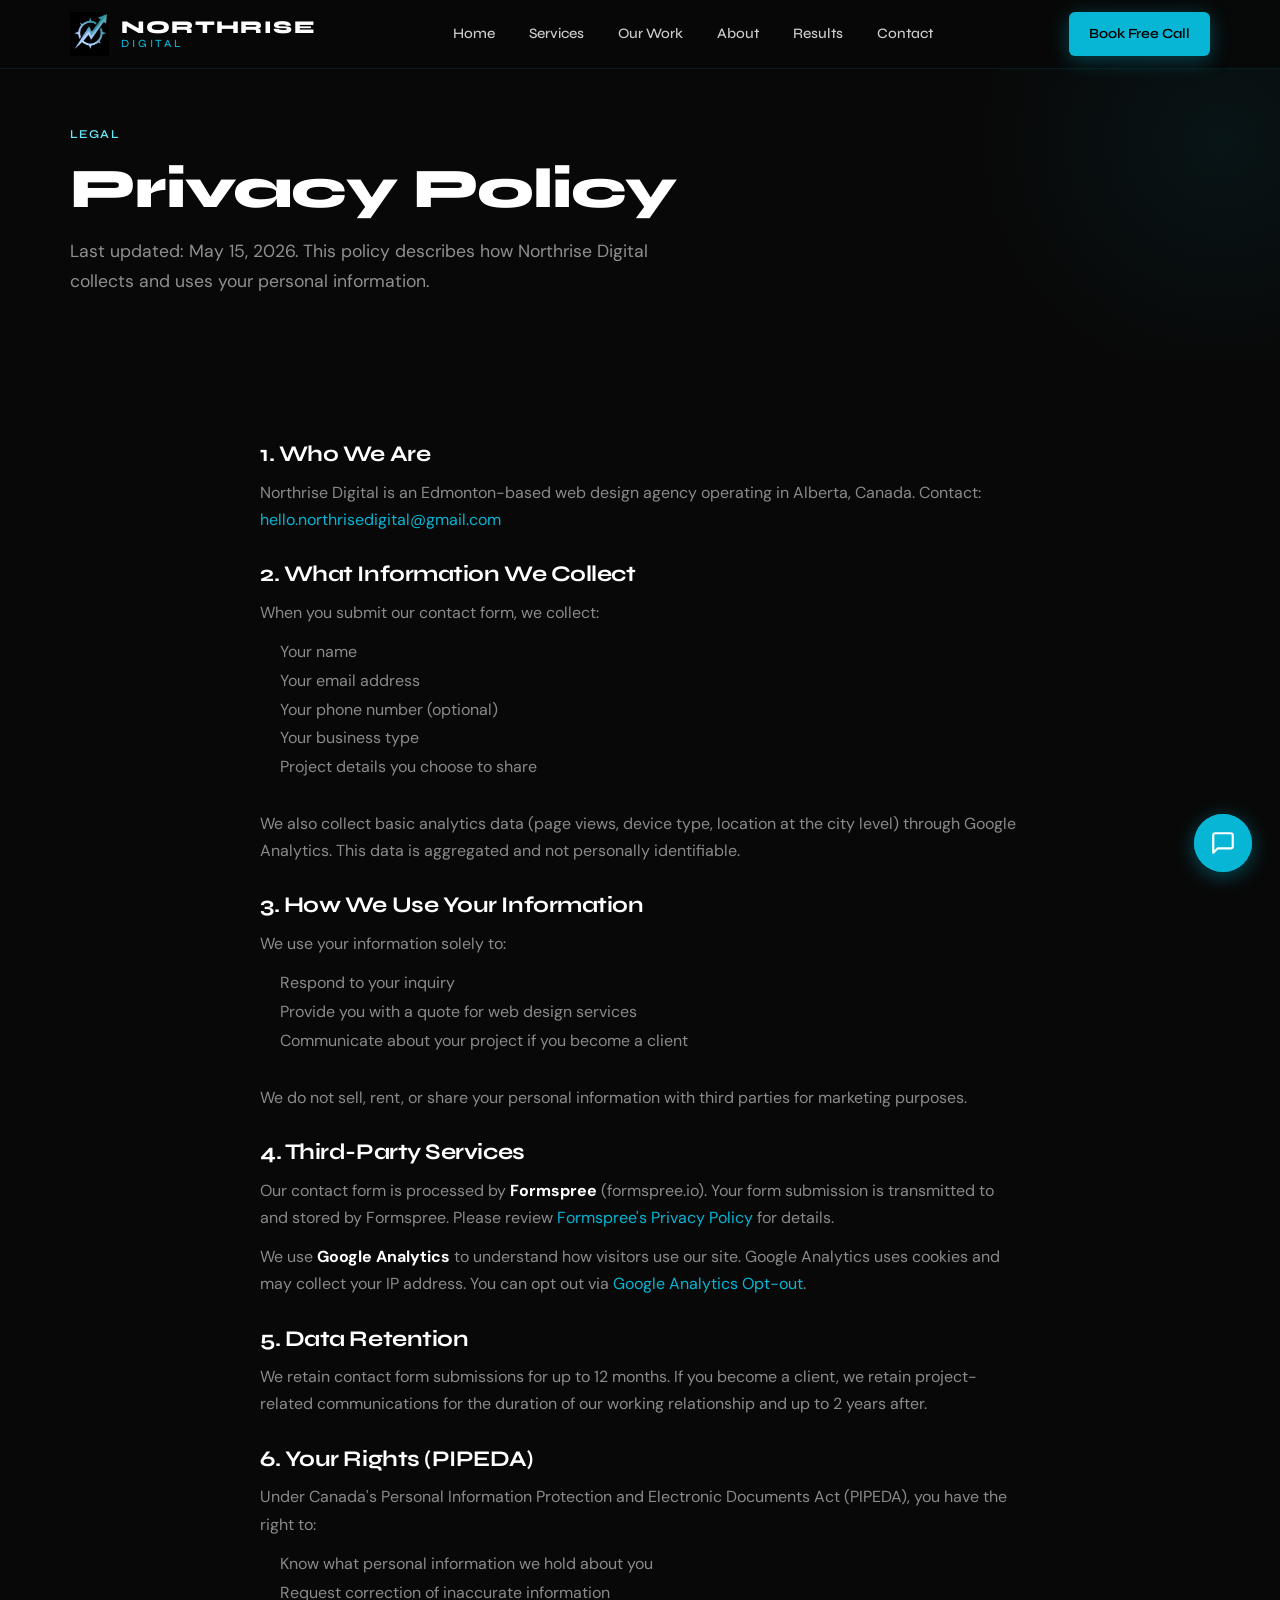
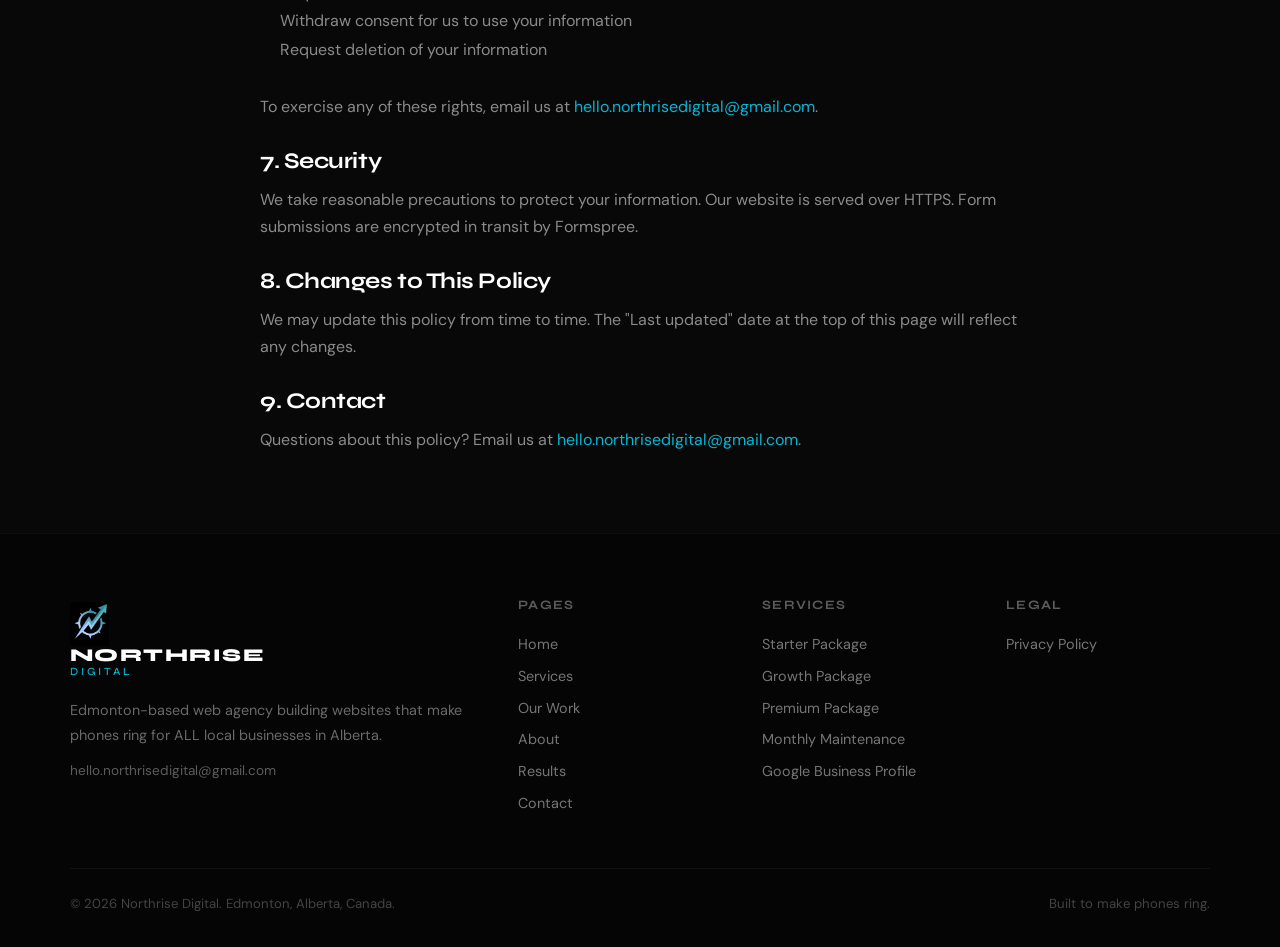
<file: privacy.html>
<!DOCTYPE html>
<html lang="en">
<head>
  <meta charset="UTF-8">
  <meta name="viewport" content="width=device-width, initial-scale=1.0">
  <title>Privacy Policy | Northrise Digital</title>
  <meta name="description" content="Privacy policy for Northrise Digital. Learn how we collect, use, and protect your personal information in accordance with Canadian privacy law (PIPEDA).">
  <link rel="canonical" href="https://northrisedigital.ca/privacy.html">
  <link rel="icon" href="images/logo.png" type="image/png">
  <meta name="robots" content="noindex, follow">
  <link rel="preconnect" href="https://fonts.googleapis.com">
  <link rel="preconnect" href="https://fonts.gstatic.com" crossorigin>
  <link href="https://fonts.googleapis.com/css2?family=Syne:wght@600;700;800&family=DM+Sans:wght@300;400;500;600&display=swap" rel="stylesheet">
  <link rel="stylesheet" href="style.css">
</head>
<body>

<header class="site-header" role="banner">
  <div class="container">
    <div class="header-inner">
      <a href="index.html" class="logo-link">
        <img src="images/logo.png" alt="Northrise Digital" class="logo-img">
        <div class="logo-text-wrap">
          <span class="logo-name">NORTHRISE</span>
          <span class="logo-sub">DIGITAL</span>
        </div>
      </a>
      <nav class="nav" aria-label="Main navigation">
        <a href="index.html">Home</a>
        <a href="services.html">Services</a>
        <a href="work.html">Our Work</a>
        <a href="about.html">About</a>
        <a href="testimonials.html">Results</a>
        <a href="contact.html">Contact</a>
      </nav>
      <a href="contact.html" class="btn btn-primary btn-sm header-cta">Book Free Call</a>
      <button class="hamburger" aria-label="Open menu" aria-expanded="false">
        <span></span><span></span><span></span>
      </button>
    </div>
  </div>
  <nav class="mobile-menu" aria-label="Mobile navigation">
    <a href="index.html">Home</a>
    <a href="services.html">Services</a>
    <a href="work.html">Our Work</a>
    <a href="about.html">About</a>
    <a href="testimonials.html">Results</a>
    <a href="contact.html">Contact</a>
    <a href="contact.html" class="btn btn-primary">Book My Free Call</a>
  </nav>
</header>

<main>
<section class="page-hero" aria-labelledby="privacy-heading">
  <div class="container">
    <span class="eyebrow eyebrow--light">Legal</span>
    <h1 id="privacy-heading">Privacy Policy</h1>
    <p>Last updated: May 15, 2026. This policy describes how Northrise Digital collects and uses your personal information.</p>
  </div>
</section>

<section class="section">
  <div class="container">
    <div style="max-width:760px;margin:0 auto;color:var(--text-muted);line-height:1.8;font-size:1rem;">

      <h2 style="color:var(--white);margin-bottom:12px;font-size:1.4rem;">1. Who We Are</h2>
      <p style="margin-bottom:28px;">Northrise Digital is an Edmonton-based web design agency operating in Alberta, Canada. Contact: <a href="mailto:hello.northrisedigital@gmail.com" style="color:var(--teal);">hello.northrisedigital@gmail.com</a></p>

      <h2 style="color:var(--white);margin-bottom:12px;font-size:1.4rem;">2. What Information We Collect</h2>
      <p style="margin-bottom:12px;">When you submit our contact form, we collect:</p>
      <ul style="margin:0 0 28px 20px;">
        <li>Your name</li>
        <li>Your email address</li>
        <li>Your phone number (optional)</li>
        <li>Your business type</li>
        <li>Project details you choose to share</li>
      </ul>
      <p style="margin-bottom:28px;">We also collect basic analytics data (page views, device type, location at the city level) through Google Analytics. This data is aggregated and not personally identifiable.</p>

      <h2 style="color:var(--white);margin-bottom:12px;font-size:1.4rem;">3. How We Use Your Information</h2>
      <p style="margin-bottom:12px;">We use your information solely to:</p>
      <ul style="margin:0 0 28px 20px;">
        <li>Respond to your inquiry</li>
        <li>Provide you with a quote for web design services</li>
        <li>Communicate about your project if you become a client</li>
      </ul>
      <p style="margin-bottom:28px;">We do not sell, rent, or share your personal information with third parties for marketing purposes.</p>

      <h2 style="color:var(--white);margin-bottom:12px;font-size:1.4rem;">4. Third-Party Services</h2>
      <p style="margin-bottom:12px;">Our contact form is processed by <strong style="color:var(--white);">Formspree</strong> (formspree.io). Your form submission is transmitted to and stored by Formspree. Please review <a href="https://formspree.io/legal/privacy-policy" target="_blank" rel="noopener" style="color:var(--teal);">Formspree's Privacy Policy</a> for details.</p>
      <p style="margin-bottom:28px;">We use <strong style="color:var(--white);">Google Analytics</strong> to understand how visitors use our site. Google Analytics uses cookies and may collect your IP address. You can opt out via <a href="https://tools.google.com/dlpage/gaoptout" target="_blank" rel="noopener" style="color:var(--teal);">Google Analytics Opt-out</a>.</p>

      <h2 style="color:var(--white);margin-bottom:12px;font-size:1.4rem;">5. Data Retention</h2>
      <p style="margin-bottom:28px;">We retain contact form submissions for up to 12 months. If you become a client, we retain project-related communications for the duration of our working relationship and up to 2 years after.</p>

      <h2 style="color:var(--white);margin-bottom:12px;font-size:1.4rem;">6. Your Rights (PIPEDA)</h2>
      <p style="margin-bottom:12px;">Under Canada's Personal Information Protection and Electronic Documents Act (PIPEDA), you have the right to:</p>
      <ul style="margin:0 0 28px 20px;">
        <li>Know what personal information we hold about you</li>
        <li>Request correction of inaccurate information</li>
        <li>Withdraw consent for us to use your information</li>
        <li>Request deletion of your information</li>
      </ul>
      <p style="margin-bottom:28px;">To exercise any of these rights, email us at <a href="mailto:hello.northrisedigital@gmail.com" style="color:var(--teal);">hello.northrisedigital@gmail.com</a>.</p>

      <h2 style="color:var(--white);margin-bottom:12px;font-size:1.4rem;">7. Security</h2>
      <p style="margin-bottom:28px;">We take reasonable precautions to protect your information. Our website is served over HTTPS. Form submissions are encrypted in transit by Formspree.</p>

      <h2 style="color:var(--white);margin-bottom:12px;font-size:1.4rem;">8. Changes to This Policy</h2>
      <p style="margin-bottom:28px;">We may update this policy from time to time. The "Last updated" date at the top of this page will reflect any changes.</p>

      <h2 style="color:var(--white);margin-bottom:12px;font-size:1.4rem;">9. Contact</h2>
      <p>Questions about this policy? Email us at <a href="mailto:hello.northrisedigital@gmail.com" style="color:var(--teal);">hello.northrisedigital@gmail.com</a>.</p>
    </div>
  </div>
</section>
</main>

<footer class="site-footer" role="contentinfo">
  <div class="container">
    <div class="footer-grid">
      <div class="footer-col">
        <a href="index.html" class="logo-link" style="margin-bottom:16px;">
          <img src="images/logo.png" alt="Northrise Digital" class="logo-img">
          <div class="logo-text-wrap">
            <span class="logo-name">NORTHRISE</span>
            <span class="logo-sub">DIGITAL</span>
          </div>
        </a>
        <p>Edmonton-based web agency building websites that make phones ring for ALL local businesses in Alberta.</p>
        <p style="margin-top:12px;font-size:.85rem;color:rgba(255,255,255,.35)">hello.northrisedigital@gmail.com</p>
      </div>
      <div class="footer-col">
        <h4>Pages</h4>
        <a href="index.html">Home</a>
        <a href="services.html">Services</a>
        <a href="work.html">Our Work</a>
        <a href="about.html">About</a>
        <a href="testimonials.html">Results</a>
        <a href="contact.html">Contact</a>
      </div>
      <div class="footer-col">
        <h4>Services</h4>
        <a href="services.html#starter">Starter Package</a>
        <a href="services.html#professional">Growth Package</a>
        <a href="services.html#premium">Premium Package</a>
        <a href="services.html#maintenance">Monthly Maintenance</a>
        <a href="services.html#gbp">Google Business Profile</a>
      </div>
      <div class="footer-col">
        <h4>Legal</h4>
        <a href="privacy.html">Privacy Policy</a>
      </div>
    </div>
    <div class="footer-bottom">
      <p>&copy; 2026 Northrise Digital. Edmonton, Alberta, Canada.</p>
      <p>Built to make phones ring.</p>
    </div>
  </div>
</footer>

<script src="script.js"></script>
</body>
</html>
</file>
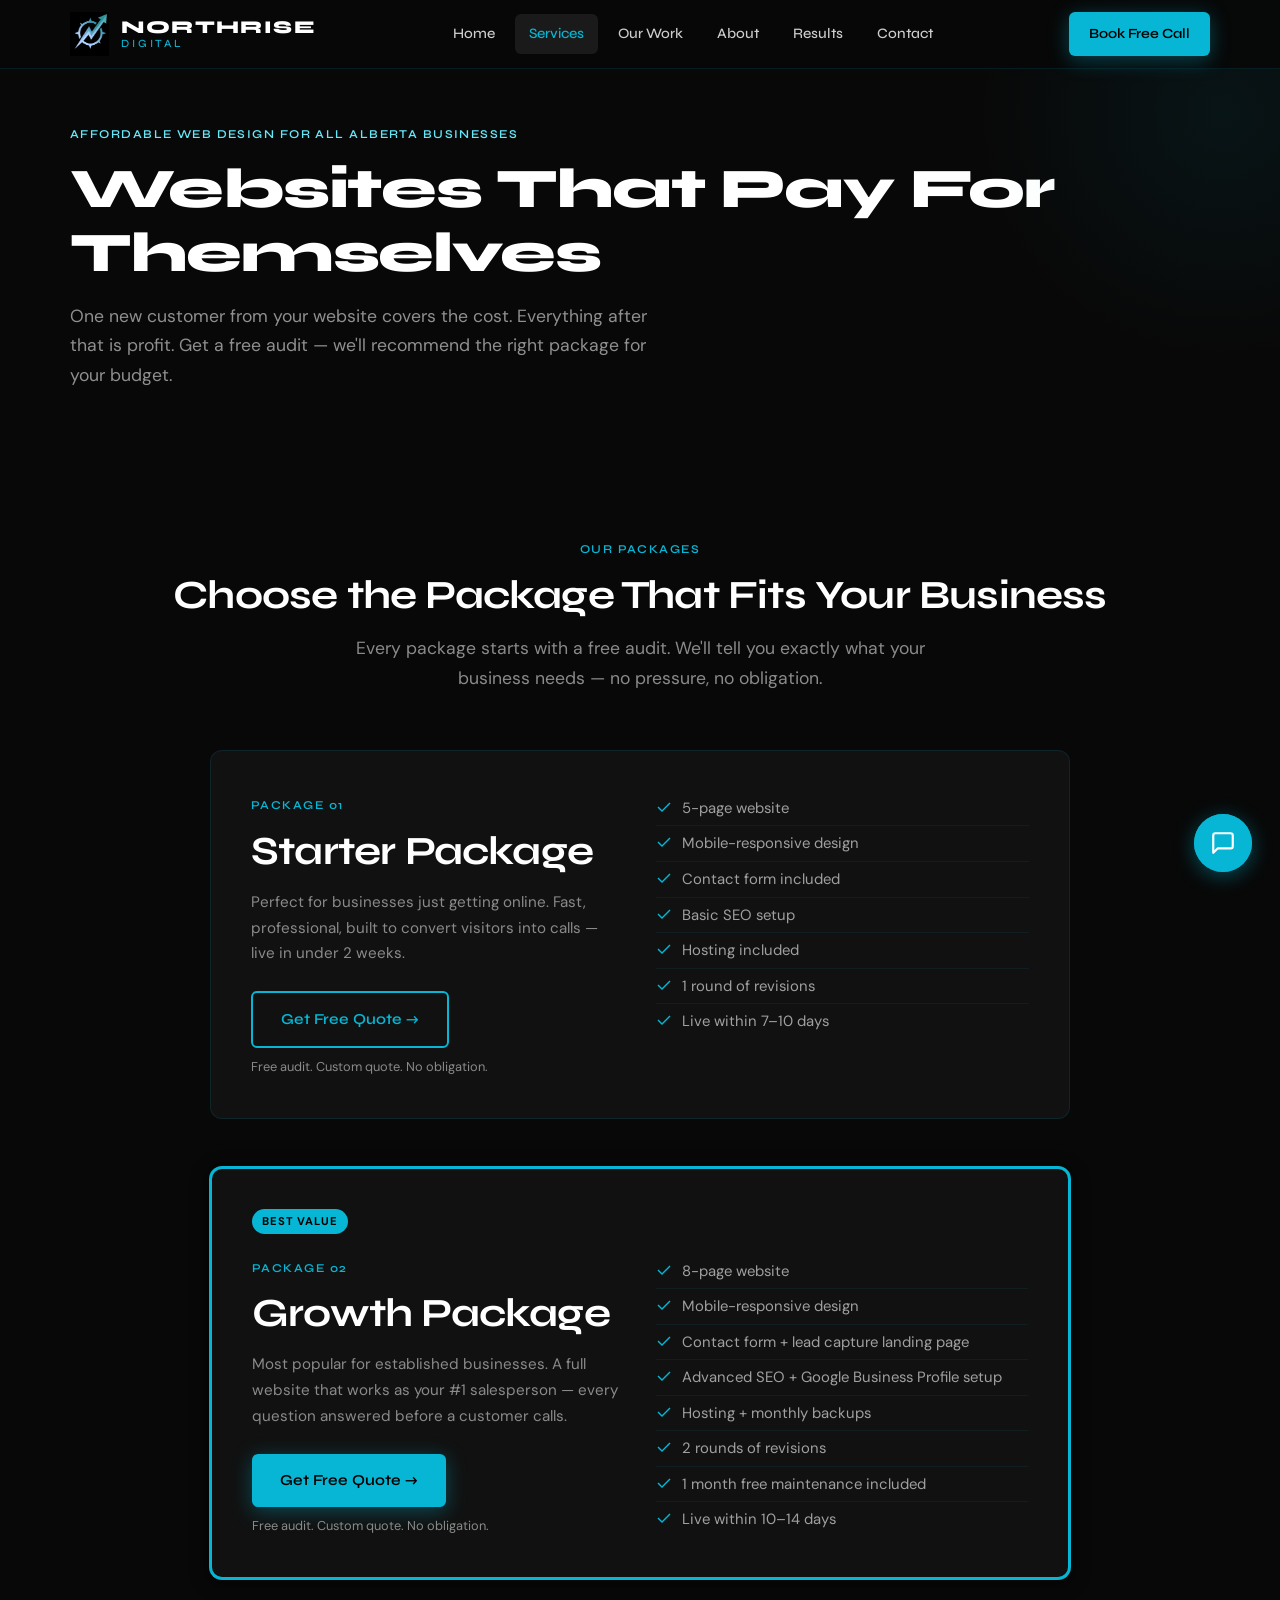
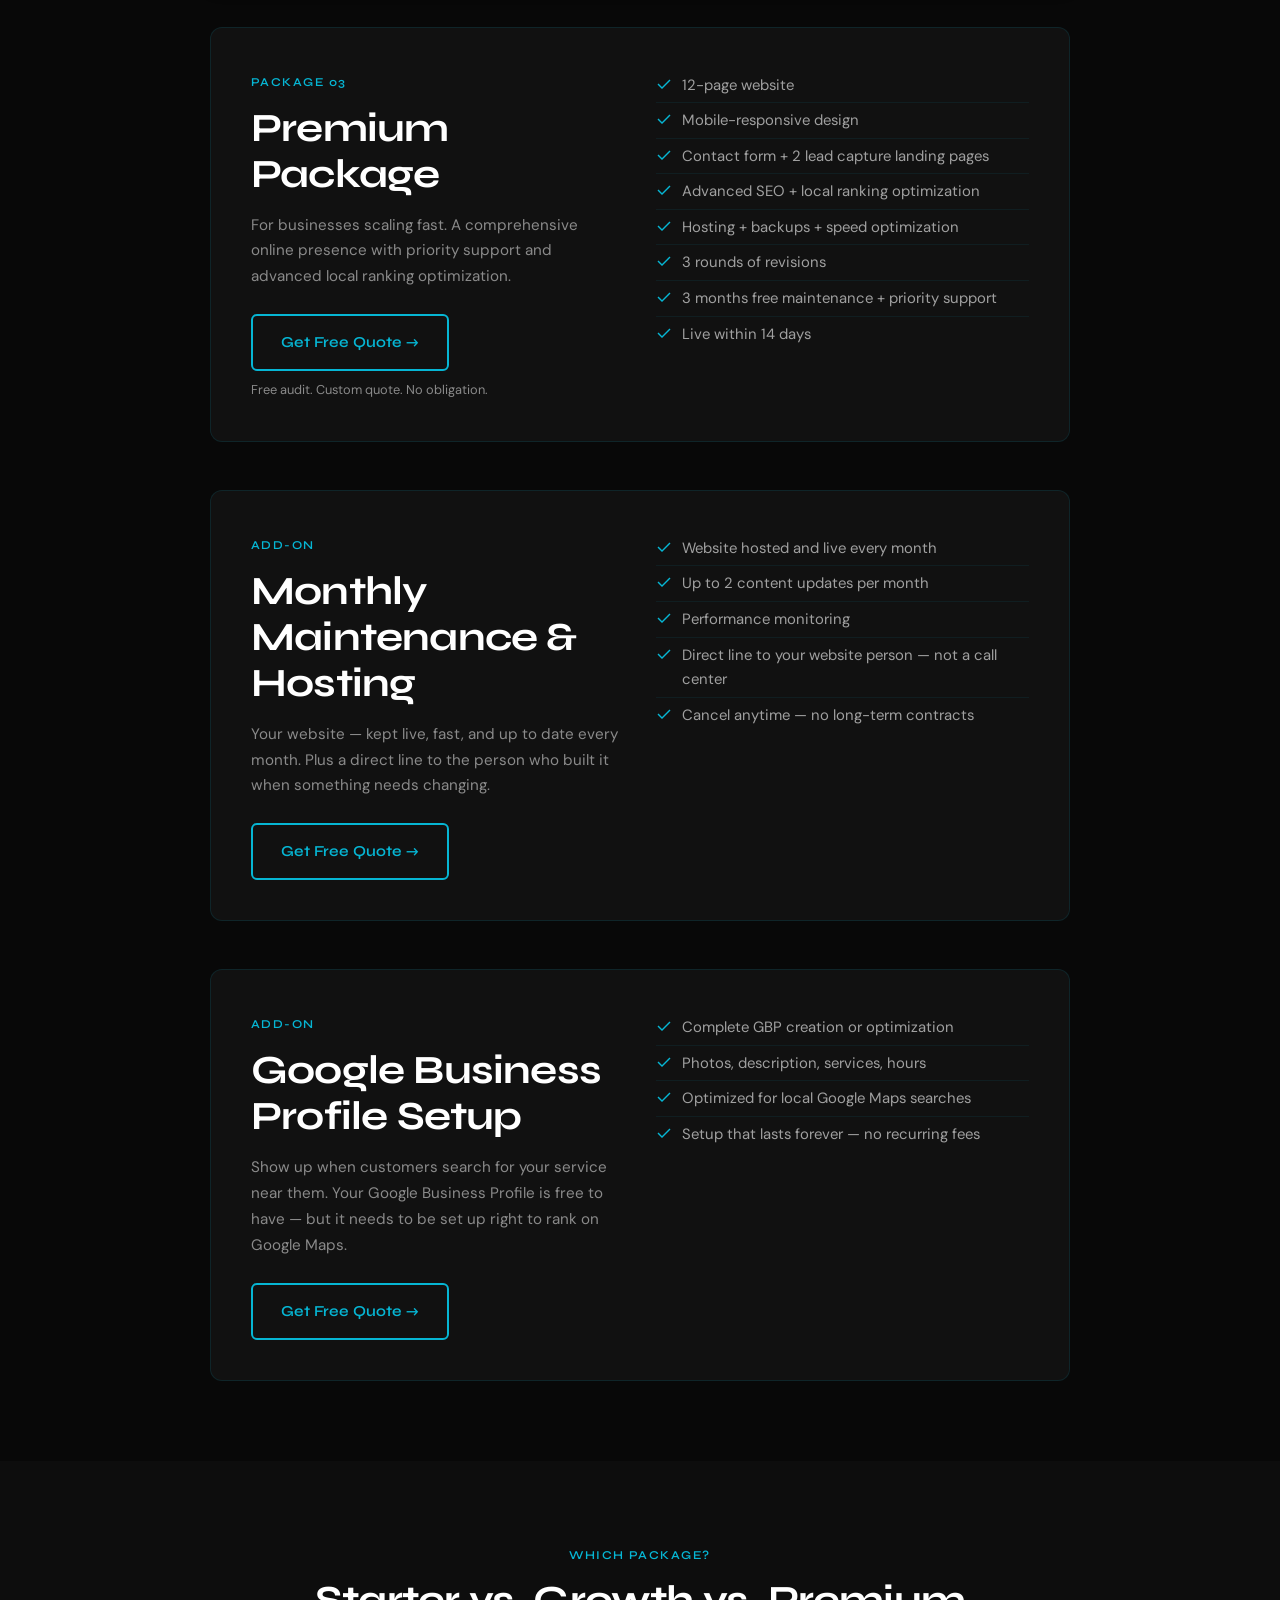
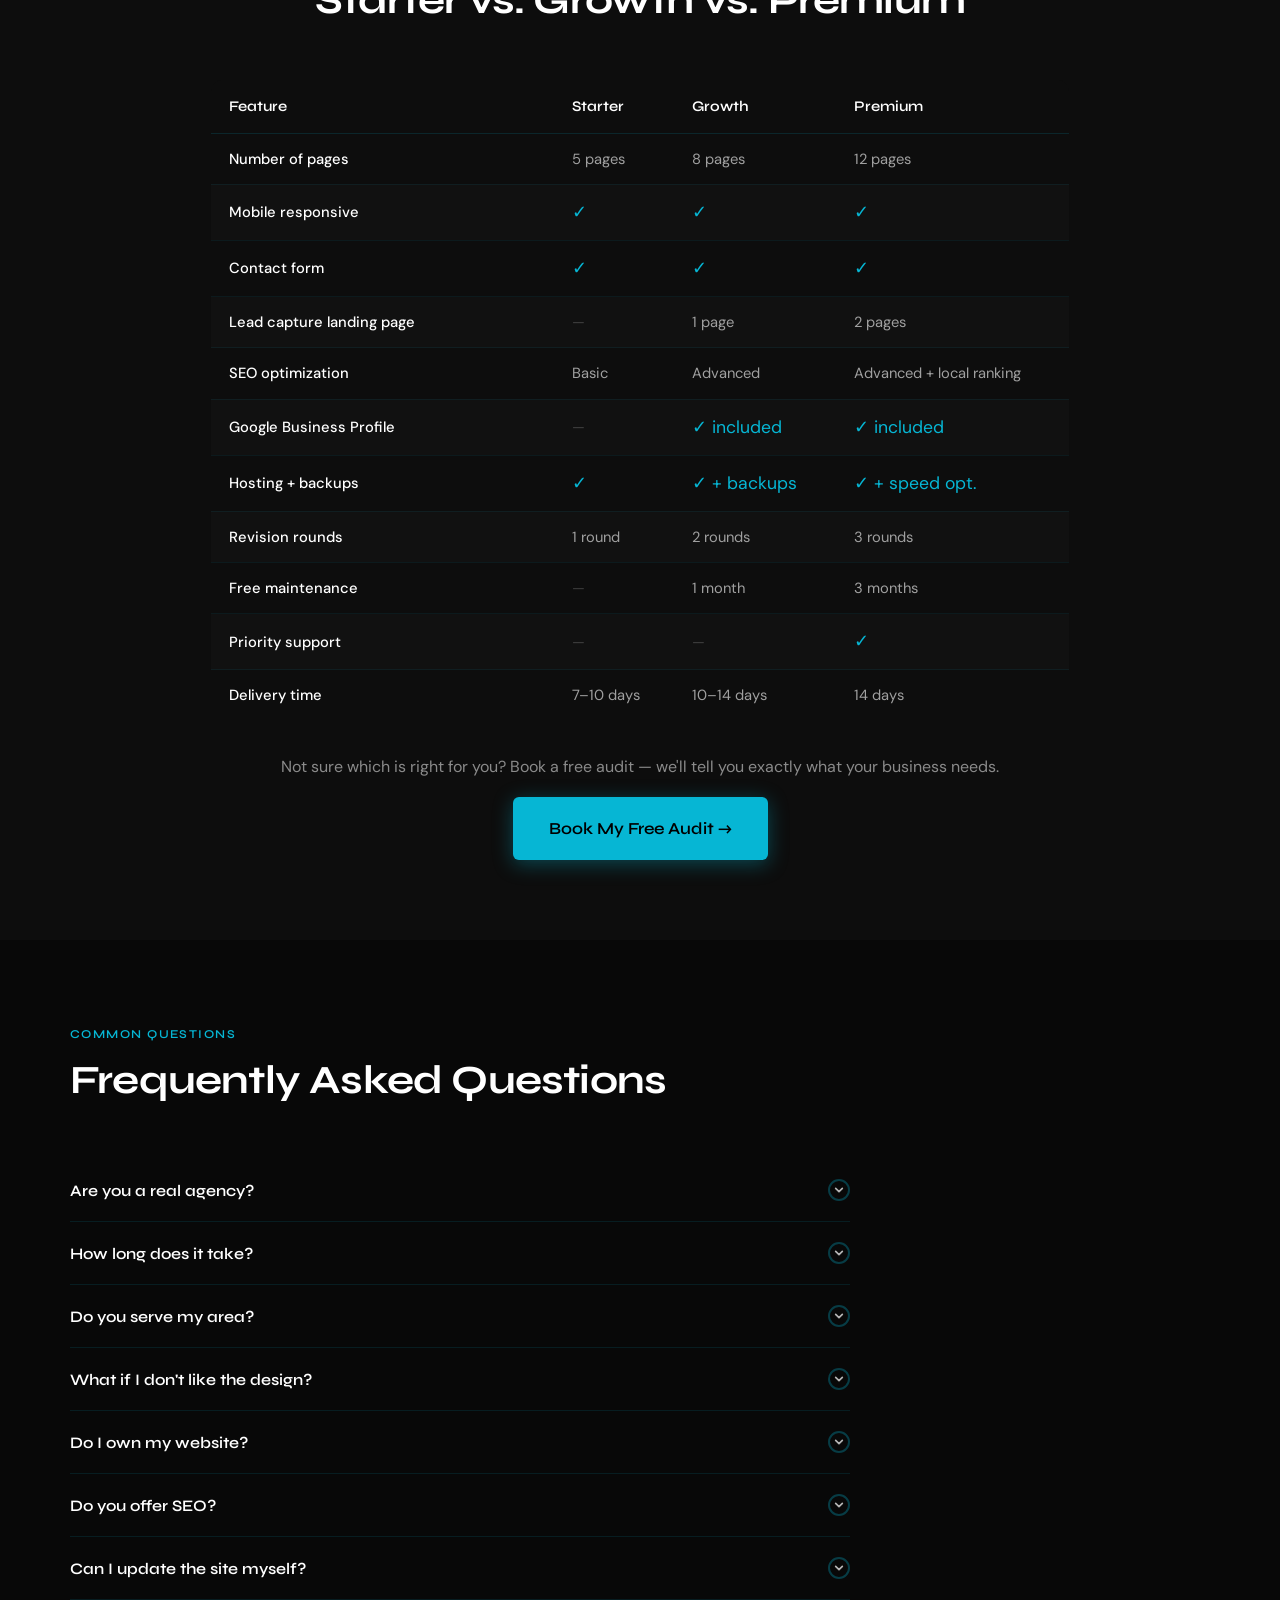
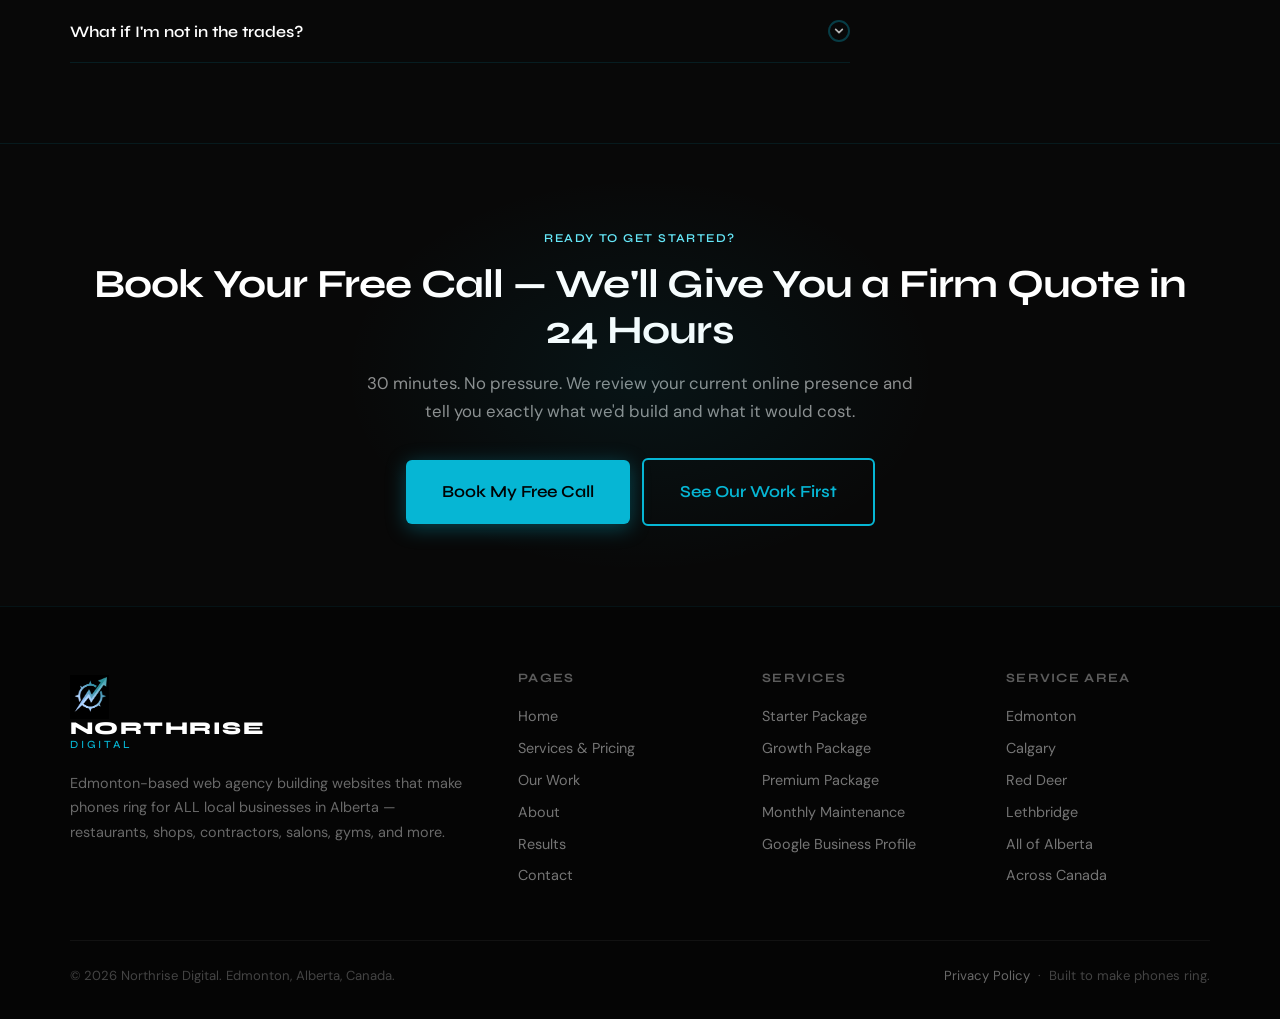
<file: services.html>
<!DOCTYPE html>
<html lang="en">
<head>
  <meta charset="UTF-8">
  <meta name="viewport" content="width=device-width, initial-scale=1.0">
  <title>Web Design Services | Edmonton, Calgary, Alberta | Northrise Digital</title>
  <meta name="description" content="Affordable web design for ALL Alberta local businesses. Starter, Growth, and Premium packages. Free audit. Custom quote tailored to your budget. No big agency prices.">
  <meta name="keywords" content="web design Alberta, affordable website Edmonton, website for local business Alberta, small business web design">
  <link rel="canonical" href="https://northrisedigital.ca/services.html">
  <link rel="icon" href="images/logo.png" type="image/png">
  <meta property="og:type" content="website">
  <meta property="og:url" content="https://northrisedigital.ca/services.html">
  <meta property="og:title" content="Web Design Services | Northrise Digital">
  <meta property="og:description" content="Affordable web design for ALL Alberta local businesses. Free audit. Custom quote tailored to your budget.">
  <meta name="twitter:card" content="summary_large_image">
  <link rel="preconnect" href="https://fonts.googleapis.com">
  <link rel="preconnect" href="https://fonts.gstatic.com" crossorigin>
  <link href="https://fonts.googleapis.com/css2?family=Syne:wght@600;700;800&family=DM+Sans:wght@300;400;500;600&display=swap" rel="stylesheet">
  <link rel="stylesheet" href="style.css">

  <!-- LocalBusiness Schema -->
  <script type="application/ld+json">
  {
    "@context": "https://schema.org",
    "@type": ["LocalBusiness", "ProfessionalService"],
    "name": "Northrise Digital",
    "url": "https://northrisedigital.ca",
    "email": "hello.northrisedigital@gmail.com",
    "address": { "@type": "PostalAddress", "addressLocality": "Edmonton", "addressRegion": "AB", "addressCountry": "CA" },
    "areaServed": ["Edmonton","Calgary","Alberta","Canada"]
  }
  </script>
  <!-- Service Schema -->
  <script type="application/ld+json">
  {
    "@context": "https://schema.org",
    "@type": "ItemList",
    "name": "Northrise Digital Services",
    "itemListElement": [
      { "@type": "Service", "position": 1, "name": "Starter Package", "description": "5-page professional website for Alberta local businesses" },
      { "@type": "Service", "position": 2, "name": "Growth Package", "description": "8-page website with advanced SEO and lead capture for established businesses" },
      { "@type": "Service", "position": 3, "name": "Premium Package", "description": "12-page website with priority support and local ranking optimization" },
      { "@type": "Service", "position": 4, "name": "Monthly Maintenance & Hosting", "description": "Hosting + content updates + direct support" },
      { "@type": "Service", "position": 5, "name": "Google Business Profile Setup", "description": "Complete GBP creation and optimization for local search" }
    ]
  }
  </script>
  <!-- FAQPage Schema -->
  <script type="application/ld+json">
  {
    "@context": "https://schema.org",
    "@type": "FAQPage",
    "mainEntity": [
      { "@type": "Question", "name": "Are you a real agency?", "acceptedAnswer": { "@type": "Answer", "text": "Yes — Northrise Digital is an Edmonton-based agency. We have 3 live demo sites you can see right now on our portfolio page." } },
      { "@type": "Question", "name": "How long does it take?", "acceptedAnswer": { "@type": "Answer", "text": "Starter sites: 7 days. Professional sites: 14 days. From the day you sign on." } },
      { "@type": "Question", "name": "Do you serve my area?", "acceptedAnswer": { "@type": "Answer", "text": "Yes. We're based in Edmonton but serve all of Alberta and Canada. We work remotely — location isn't a barrier." } },
      { "@type": "Question", "name": "What if I don't like the design?", "acceptedAnswer": { "@type": "Answer", "text": "Every package includes revision rounds. We work until you're happy." } },
      { "@type": "Question", "name": "Do I own my website?", "acceptedAnswer": { "@type": "Answer", "text": "Completely. Every file is yours. If you cancel hosting, we hand over everything." } },
      { "@type": "Question", "name": "Do you offer SEO?", "acceptedAnswer": { "@type": "Answer", "text": "Every site is SEO-optimized for local search. We also offer Google Business Profile setup as an add-on — ask about it during your free audit." } },
      { "@type": "Question", "name": "Can I update the site myself?", "acceptedAnswer": { "@type": "Answer", "text": "We can build it so you can edit basic content yourself. Or our monthly maintenance plan handles all updates for you — most clients find this easier." } },
      { "@type": "Question", "name": "What if I'm not in trades?", "acceptedAnswer": { "@type": "Answer", "text": "We work with ALL local businesses in Alberta — restaurants, salons, gyms, dental offices, realtors, retailers, contractors, and more. Book a free audit and we'll tell you what we'd build for your industry." } }
    ]
  }
  </script>
  <!-- Google tag (gtag.js) -->
  <script async src="https://www.googletagmanager.com/gtag/js?id=G-SGWLN5L944"></script>
  <script>
    window.dataLayer = window.dataLayer || [];
    function gtag(){dataLayer.push(arguments);}
    gtag('js', new Date());

    gtag('config', 'G-SGWLN5L944');
  </script>
</head>
<body>

<!-- HEADER -->
<header class="site-header" role="banner">
  <div class="container">
    <div class="header-inner">
      <a href="index.html" class="logo-link">
        <img src="images/logo.png" alt="Northrise Digital" class="logo-img">
        <div class="logo-text-wrap">
          <span class="logo-name">NORTHRISE</span>
          <span class="logo-sub">DIGITAL</span>
        </div>
      </a>
      <nav class="nav" aria-label="Main navigation">
        <a href="index.html">Home</a>
        <a href="services.html" class="active">Services</a>
        <a href="work.html">Our Work</a>
        <a href="about.html">About</a>
        <a href="testimonials.html">Results</a>
        <a href="contact.html">Contact</a>
      </nav>
      <a href="contact.html" class="btn btn-primary btn-sm header-cta">Book Free Call</a>
      <button class="hamburger" aria-label="Open menu" aria-expanded="false">
        <span></span><span></span><span></span>
      </button>
    </div>
  </div>
  <nav class="mobile-menu" aria-label="Mobile navigation">
    <a href="index.html">Home</a>
    <a href="services.html">Services</a>
    <a href="work.html">Our Work</a>
    <a href="about.html">About</a>
    <a href="testimonials.html">Results</a>
    <a href="contact.html">Contact</a>
    <a href="contact.html" class="btn btn-primary">Book My Free Call</a>
  </nav>
</header>

<main>
<!-- PAGE HERO -->
<section class="page-hero" aria-labelledby="services-hero-heading">
  <div class="container">
    <span class="eyebrow eyebrow--light">Affordable Web Design for ALL Alberta Businesses</span>
    <h1 id="services-hero-heading">Websites That Pay For Themselves</h1>
    <p>One new customer from your website covers the cost. Everything after that is profit. Get a free audit — we'll recommend the right package for your budget.</p>
  </div>
</section>

<!-- ALL 3 PACKAGES -->
<section class="section" aria-labelledby="all-services-heading">
  <div class="container">
    <div class="section-header text-center">
      <span class="eyebrow">Our Packages</span>
      <h2 id="all-services-heading">Choose the Package That Fits Your Business</h2>
      <p>Every package starts with a free audit. We'll tell you exactly what your business needs — no pressure, no obligation.</p>
    </div>

    <!-- Starter -->
    <div id="starter" style="margin-bottom:48px; scroll-margin-top:90px;">
      <div class="card" style="max-width:860px;margin:0 auto;padding:40px;">
        <div style="display:grid;gap:32px;" class="grid-2">
          <div>
            <span class="eyebrow">Package 01</span>
            <h2>Starter Package</h2>
            <p style="color:var(--text-muted);margin:16px 0 20px;">Perfect for businesses just getting online. Fast, professional, built to convert visitors into calls — live in under 2 weeks.</p>
            <div class="btn-group" style="margin-top:24px;">
              <a href="contact.html" class="btn btn-outline">Get Free Quote →</a>
            </div>
            <p style="font-size:.8rem;color:var(--text-muted);margin-top:8px;">Free audit. Custom quote. No obligation.</p>
          </div>
          <div>
            <ul class="service-card__features" style="margin:0;">
              <li>5-page website</li>
              <li>Mobile-responsive design</li>
              <li>Contact form included</li>
              <li>Basic SEO setup</li>
              <li>Hosting included</li>
              <li>1 round of revisions</li>
              <li>Live within 7–10 days</li>
            </ul>
          </div>
        </div>
      </div>
    </div>

    <!-- Growth -->
    <div id="professional" style="margin-bottom:48px;scroll-margin-top:90px;">
      <div class="card" style="max-width:860px;margin:0 auto;padding:40px;border:2px solid var(--teal);box-shadow:0 0 0 1px var(--teal),var(--shadow-md);">
        <div style="display:flex;justify-content:space-between;align-items:flex-start;flex-wrap:wrap;gap:8px;margin-bottom:8px;">
          <span class="service-card__badge">Best Value</span>
        </div>
        <div style="display:grid;gap:32px;" class="grid-2">
          <div>
            <span class="eyebrow">Package 02</span>
            <h2>Growth Package</h2>
            <p style="color:var(--text-muted);margin:16px 0 20px;">Most popular for established businesses. A full website that works as your #1 salesperson — every question answered before a customer calls.</p>
            <div class="btn-group" style="margin-top:24px;">
              <a href="contact.html" class="btn btn-primary">Get Free Quote →</a>
            </div>
            <p style="font-size:.8rem;color:var(--text-muted);margin-top:8px;">Free audit. Custom quote. No obligation.</p>
          </div>
          <div>
            <ul class="service-card__features" style="margin:0;">
              <li>8-page website</li>
              <li>Mobile-responsive design</li>
              <li>Contact form + lead capture landing page</li>
              <li>Advanced SEO + Google Business Profile setup</li>
              <li>Hosting + monthly backups</li>
              <li>2 rounds of revisions</li>
              <li>1 month free maintenance included</li>
              <li>Live within 10–14 days</li>
            </ul>
          </div>
        </div>
      </div>
    </div>

    <!-- Premium -->
    <div id="premium" style="margin-bottom:48px;scroll-margin-top:90px;">
      <div class="card" style="max-width:860px;margin:0 auto;padding:40px;">
        <div style="display:grid;gap:32px;" class="grid-2">
          <div>
            <span class="eyebrow">Package 03</span>
            <h2>Premium Package</h2>
            <p style="color:var(--text-muted);margin:16px 0 20px;">For businesses scaling fast. A comprehensive online presence with priority support and advanced local ranking optimization.</p>
            <div class="btn-group" style="margin-top:24px;">
              <a href="contact.html" class="btn btn-outline">Get Free Quote →</a>
            </div>
            <p style="font-size:.8rem;color:var(--text-muted);margin-top:8px;">Free audit. Custom quote. No obligation.</p>
          </div>
          <div>
            <ul class="service-card__features" style="margin:0;">
              <li>12-page website</li>
              <li>Mobile-responsive design</li>
              <li>Contact form + 2 lead capture landing pages</li>
              <li>Advanced SEO + local ranking optimization</li>
              <li>Hosting + backups + speed optimization</li>
              <li>3 rounds of revisions</li>
              <li>3 months free maintenance + priority support</li>
              <li>Live within 14 days</li>
            </ul>
          </div>
        </div>
      </div>
    </div>

    <!-- Maintenance -->
    <div id="maintenance" style="margin-bottom:48px;scroll-margin-top:90px;">
      <div class="card" style="max-width:860px;margin:0 auto;padding:40px;">
        <div style="display:grid;gap:32px;" class="grid-2">
          <div>
            <span class="eyebrow">Add-On</span>
            <h2>Monthly Maintenance &amp; Hosting</h2>
            <p style="color:var(--text-muted);margin:16px 0 20px;">Your website — kept live, fast, and up to date every month. Plus a direct line to the person who built it when something needs changing.</p>
            <div class="btn-group" style="margin-top:24px;">
              <a href="contact.html" class="btn btn-outline">Get Free Quote →</a>
            </div>
          </div>
          <div>
            <ul class="service-card__features" style="margin:0;">
              <li>Website hosted and live every month</li>
              <li>Up to 2 content updates per month</li>
              <li>Performance monitoring</li>
              <li>Direct line to your website person — not a call center</li>
              <li>Cancel anytime — no long-term contracts</li>
            </ul>
          </div>
        </div>
      </div>
    </div>

    <!-- GBP -->
    <div id="gbp" style="scroll-margin-top:90px;">
      <div class="card" style="max-width:860px;margin:0 auto;padding:40px;">
        <div style="display:grid;gap:32px;" class="grid-2">
          <div>
            <span class="eyebrow">Add-On</span>
            <h2>Google Business Profile Setup</h2>
            <p style="color:var(--text-muted);margin:16px 0 20px;">Show up when customers search for your service near them. Your Google Business Profile is free to have — but it needs to be set up right to rank on Google Maps.</p>
            <div class="btn-group" style="margin-top:24px;">
              <a href="contact.html" class="btn btn-outline">Get Free Quote →</a>
            </div>
          </div>
          <div>
            <ul class="service-card__features" style="margin:0;">
              <li>Complete GBP creation or optimization</li>
              <li>Photos, description, services, hours</li>
              <li>Optimized for local Google Maps searches</li>
              <li>Setup that lasts forever — no recurring fees</li>
            </ul>
          </div>
        </div>
      </div>
    </div>
  </div>
</section>

<!-- COMPARISON TABLE -->
<section class="section section--light" aria-labelledby="compare-heading">
  <div class="container">
    <div class="section-header text-center">
      <span class="eyebrow">Which Package?</span>
      <h2 id="compare-heading">Starter vs. Growth vs. Premium</h2>
    </div>
    <div style="overflow-x:auto;">
      <table class="compare-table" style="max-width:860px;margin:0 auto;">
        <thead>
          <tr>
            <th>Feature</th>
            <th>Starter</th>
            <th>Growth</th>
            <th>Premium</th>
          </tr>
        </thead>
        <tbody>
          <tr><td>Number of pages</td><td>5 pages</td><td>8 pages</td><td>12 pages</td></tr>
          <tr><td>Mobile responsive</td><td class="check">✓</td><td class="check">✓</td><td class="check">✓</td></tr>
          <tr><td>Contact form</td><td class="check">✓</td><td class="check">✓</td><td class="check">✓</td></tr>
          <tr><td>Lead capture landing page</td><td class="dash">—</td><td>1 page</td><td>2 pages</td></tr>
          <tr><td>SEO optimization</td><td>Basic</td><td>Advanced</td><td>Advanced + local ranking</td></tr>
          <tr><td>Google Business Profile</td><td class="dash">—</td><td class="check">✓ included</td><td class="check">✓ included</td></tr>
          <tr><td>Hosting + backups</td><td class="check">✓</td><td class="check">✓ + backups</td><td class="check">✓ + speed opt.</td></tr>
          <tr><td>Revision rounds</td><td>1 round</td><td>2 rounds</td><td>3 rounds</td></tr>
          <tr><td>Free maintenance</td><td class="dash">—</td><td>1 month</td><td>3 months</td></tr>
          <tr><td>Priority support</td><td class="dash">—</td><td class="dash">—</td><td class="check">✓</td></tr>
          <tr><td>Delivery time</td><td>7–10 days</td><td>10–14 days</td><td>14 days</td></tr>
        </tbody>
      </table>
    </div>
    <div class="text-center mt-32">
      <p style="color:var(--text-muted);margin-bottom:16px;">Not sure which is right for you? Book a free audit — we'll tell you exactly what your business needs.</p>
      <a href="contact.html" class="btn btn-primary btn-lg">Book My Free Audit →</a>
    </div>
  </div>
</section>

<!-- FAQ -->
<section class="section" aria-labelledby="faq-heading">
  <div class="container">
    <div class="section-header">
      <span class="eyebrow">Common Questions</span>
      <h2 id="faq-heading">Frequently Asked Questions</h2>
    </div>
    <div class="faq faq--wide" style="max-width:780px;" role="list">
      <div class="faq-item" role="listitem">
        <button class="faq-question" aria-expanded="false">Are you a real agency?<span class="faq-icon"><svg viewBox="0 0 12 12" fill="none" stroke-width="2" stroke-linecap="round" stroke-linejoin="round"><polyline points="2 4 6 8 10 4"/></svg></span></button>
        <div class="faq-answer"><div class="faq-answer-inner">Yes — Northrise Digital is an Edmonton-based agency. We have 3 live demo sites you can browse right now on our <a href="work.html" style="color:var(--teal);font-weight:600;">portfolio page</a>. See exactly what we build before you commit to anything.</div></div>
      </div>
      <div class="faq-item" role="listitem">
        <button class="faq-question" aria-expanded="false">How long does it take?<span class="faq-icon"><svg viewBox="0 0 12 12" fill="none" stroke-width="2" stroke-linecap="round" stroke-linejoin="round"><polyline points="2 4 6 8 10 4"/></svg></span></button>
        <div class="faq-answer"><div class="faq-answer-inner">Starter sites go live in 7 days from the day you sign on. Professional sites in 14 days. That's a hard commitment — not an estimate.</div></div>
      </div>
      <div class="faq-item" role="listitem">
        <button class="faq-question" aria-expanded="false">Do you serve my area?<span class="faq-icon"><svg viewBox="0 0 12 12" fill="none" stroke-width="2" stroke-linecap="round" stroke-linejoin="round"><polyline points="2 4 6 8 10 4"/></svg></span></button>
        <div class="faq-answer"><div class="faq-answer-inner">Yes. We're based in Edmonton but serve all of Alberta and Canada. We work 100% remotely — Edmonton, Calgary, Red Deer, Lethbridge, Medicine Hat, Grande Prairie, Fort McMurray, and beyond. Location is never a barrier.</div></div>
      </div>
      <div class="faq-item" role="listitem">
        <button class="faq-question" aria-expanded="false">What if I don't like the design?<span class="faq-icon"><svg viewBox="0 0 12 12" fill="none" stroke-width="2" stroke-linecap="round" stroke-linejoin="round"><polyline points="2 4 6 8 10 4"/></svg></span></button>
        <div class="faq-answer"><div class="faq-answer-inner">Every package includes revision rounds (1 for Starter, 2 for Professional). We share a preview before going live, collect your feedback, and make changes. We don't launch until you're happy.</div></div>
      </div>
      <div class="faq-item" role="listitem">
        <button class="faq-question" aria-expanded="false">Do I own my website?<span class="faq-icon"><svg viewBox="0 0 12 12" fill="none" stroke-width="2" stroke-linecap="round" stroke-linejoin="round"><polyline points="2 4 6 8 10 4"/></svg></span></button>
        <div class="faq-answer"><div class="faq-answer-inner">Completely. Every file is yours. If you ever cancel our monthly hosting plan, we hand over all the files so you can take them anywhere. No lock-in, ever.</div></div>
      </div>
      <div class="faq-item" role="listitem">
        <button class="faq-question" aria-expanded="false">Do you offer SEO?<span class="faq-icon"><svg viewBox="0 0 12 12" fill="none" stroke-width="2" stroke-linecap="round" stroke-linejoin="round"><polyline points="2 4 6 8 10 4"/></svg></span></button>
        <div class="faq-answer"><div class="faq-answer-inner">Every site we build is SEO-optimized for local search — proper heading structure, meta tags, schema markup, Google Maps integration, and city/service keyword targeting. We also offer Google Business Profile setup as an add-on — ask us about it during your free audit.</div></div>
      </div>
      <div class="faq-item" role="listitem">
        <button class="faq-question" aria-expanded="false">Can I update the site myself?<span class="faq-icon"><svg viewBox="0 0 12 12" fill="none" stroke-width="2" stroke-linecap="round" stroke-linejoin="round"><polyline points="2 4 6 8 10 4"/></svg></span></button>
        <div class="faq-answer"><div class="faq-answer-inner">We can build it with a simple structure so you can edit basic content yourself. Or, our monthly maintenance plan handles all updates for you — text changes, new photos, hours updates. Most clients find this easier than doing it themselves.</div></div>
      </div>
      <div class="faq-item" role="listitem">
        <button class="faq-question" aria-expanded="false">What if I'm not in the trades?<span class="faq-icon"><svg viewBox="0 0 12 12" fill="none" stroke-width="2" stroke-linecap="round" stroke-linejoin="round"><polyline points="2 4 6 8 10 4"/></svg></span></button>
        <div class="faq-answer"><div class="faq-answer-inner">We work with ALL local businesses in Alberta — restaurants, cafes, salons, gyms, dental offices, realtors, retailers, auto shops, and more. Book a free audit and we'll tell you exactly what we'd build for your industry.</div></div>
      </div>
    </div>
  </div>
</section>

<!-- FINAL CTA -->
<section class="cta-section" aria-labelledby="services-cta-heading">
  <div class="container">
    <span class="eyebrow eyebrow--light">Ready to Get Started?</span>
    <h2 id="services-cta-heading">Book Your Free Call — We'll Give You a Firm Quote in 24 Hours</h2>
    <p>30 minutes. No pressure. We review your current online presence and tell you exactly what we'd build and what it would cost.</p>
    <div class="btn-group" style="justify-content:center">
      <a href="contact.html" class="btn btn-primary btn-lg">Book My Free Call</a>
      <a href="work.html" class="btn btn-secondary btn-lg">See Our Work First</a>
    </div>
  </div>
</section>
</main>

<!-- FOOTER -->
<footer class="site-footer" role="contentinfo">
  <div class="container">
    <div class="footer-grid">
      <div class="footer-col">
        <a href="index.html" class="logo-link" style="margin-bottom:16px;">
          <img src="images/logo.png" alt="Northrise Digital" class="logo-img">
          <div class="logo-text-wrap">
            <span class="logo-name">NORTHRISE</span>
            <span class="logo-sub">DIGITAL</span>
          </div>
        </a>
        <p>Edmonton-based web agency building websites that make phones ring for ALL local businesses in Alberta — restaurants, shops, contractors, salons, gyms, and more.</p>
      </div>
      <div class="footer-col">
        <h4>Pages</h4>
        <a href="index.html">Home</a>
        <a href="services.html">Services &amp; Pricing</a>
        <a href="work.html">Our Work</a>
        <a href="about.html">About</a>
        <a href="testimonials.html">Results</a>
        <a href="contact.html">Contact</a>
      </div>
      <div class="footer-col">
        <h4>Services</h4>
        <a href="#starter">Starter Package</a>
        <a href="#professional">Growth Package</a>
        <a href="#premium">Premium Package</a>
        <a href="#maintenance">Monthly Maintenance</a>
        <a href="#gbp">Google Business Profile</a>
      </div>
      <div class="footer-col">
        <h4>Service Area</h4>
        <a href="contact.html">Edmonton</a>
        <a href="contact.html">Calgary</a>
        <a href="contact.html">Red Deer</a>
        <a href="contact.html">Lethbridge</a>
        <a href="contact.html">All of Alberta</a>
        <a href="contact.html">Across Canada</a>
      </div>
    </div>
    <div class="footer-bottom">
      <p>&copy; 2026 Northrise Digital. Edmonton, Alberta, Canada.</p>
      <p><a href="privacy.html" style="color:rgba(255,255,255,.4);font-size:.82rem;">Privacy Policy</a> &nbsp;·&nbsp; Built to make phones ring.</p>
    </div>
  </div>
</footer>

<script src="script.js"></script>
</body>
</html>
</file>
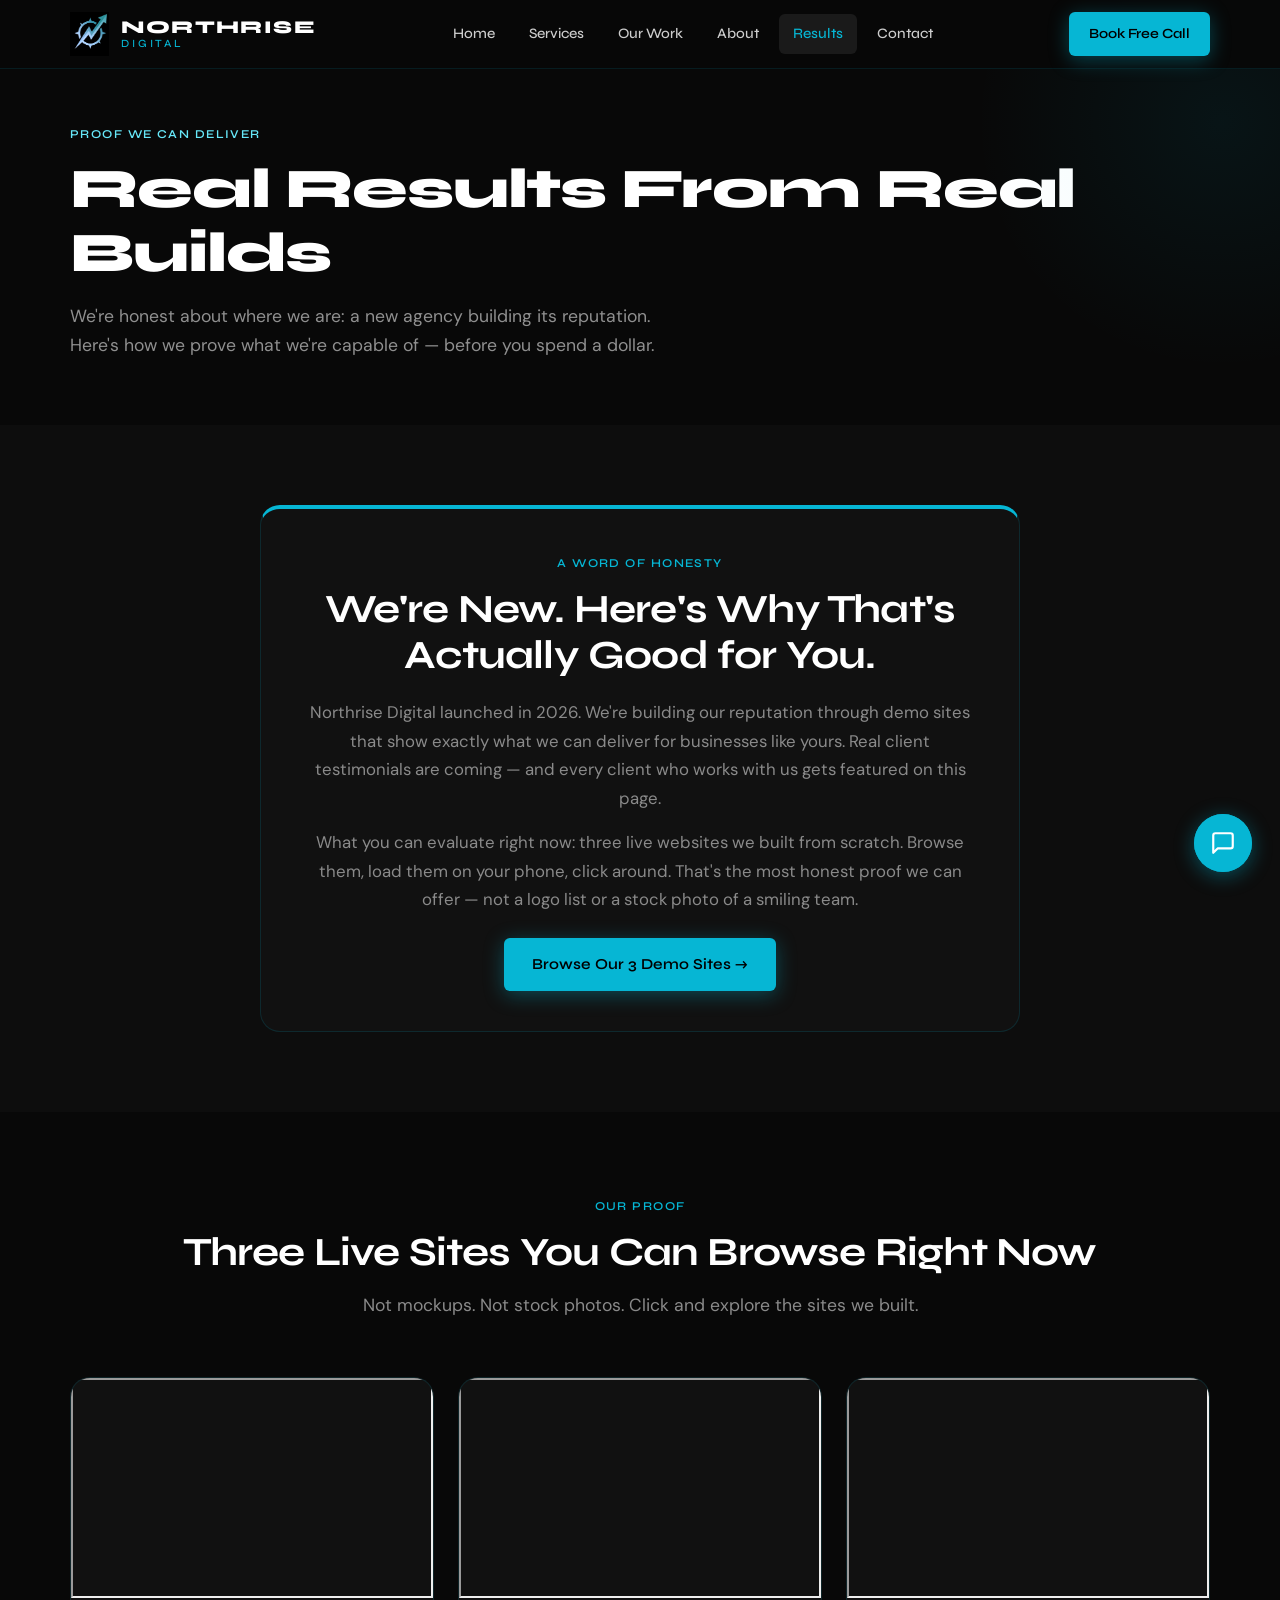
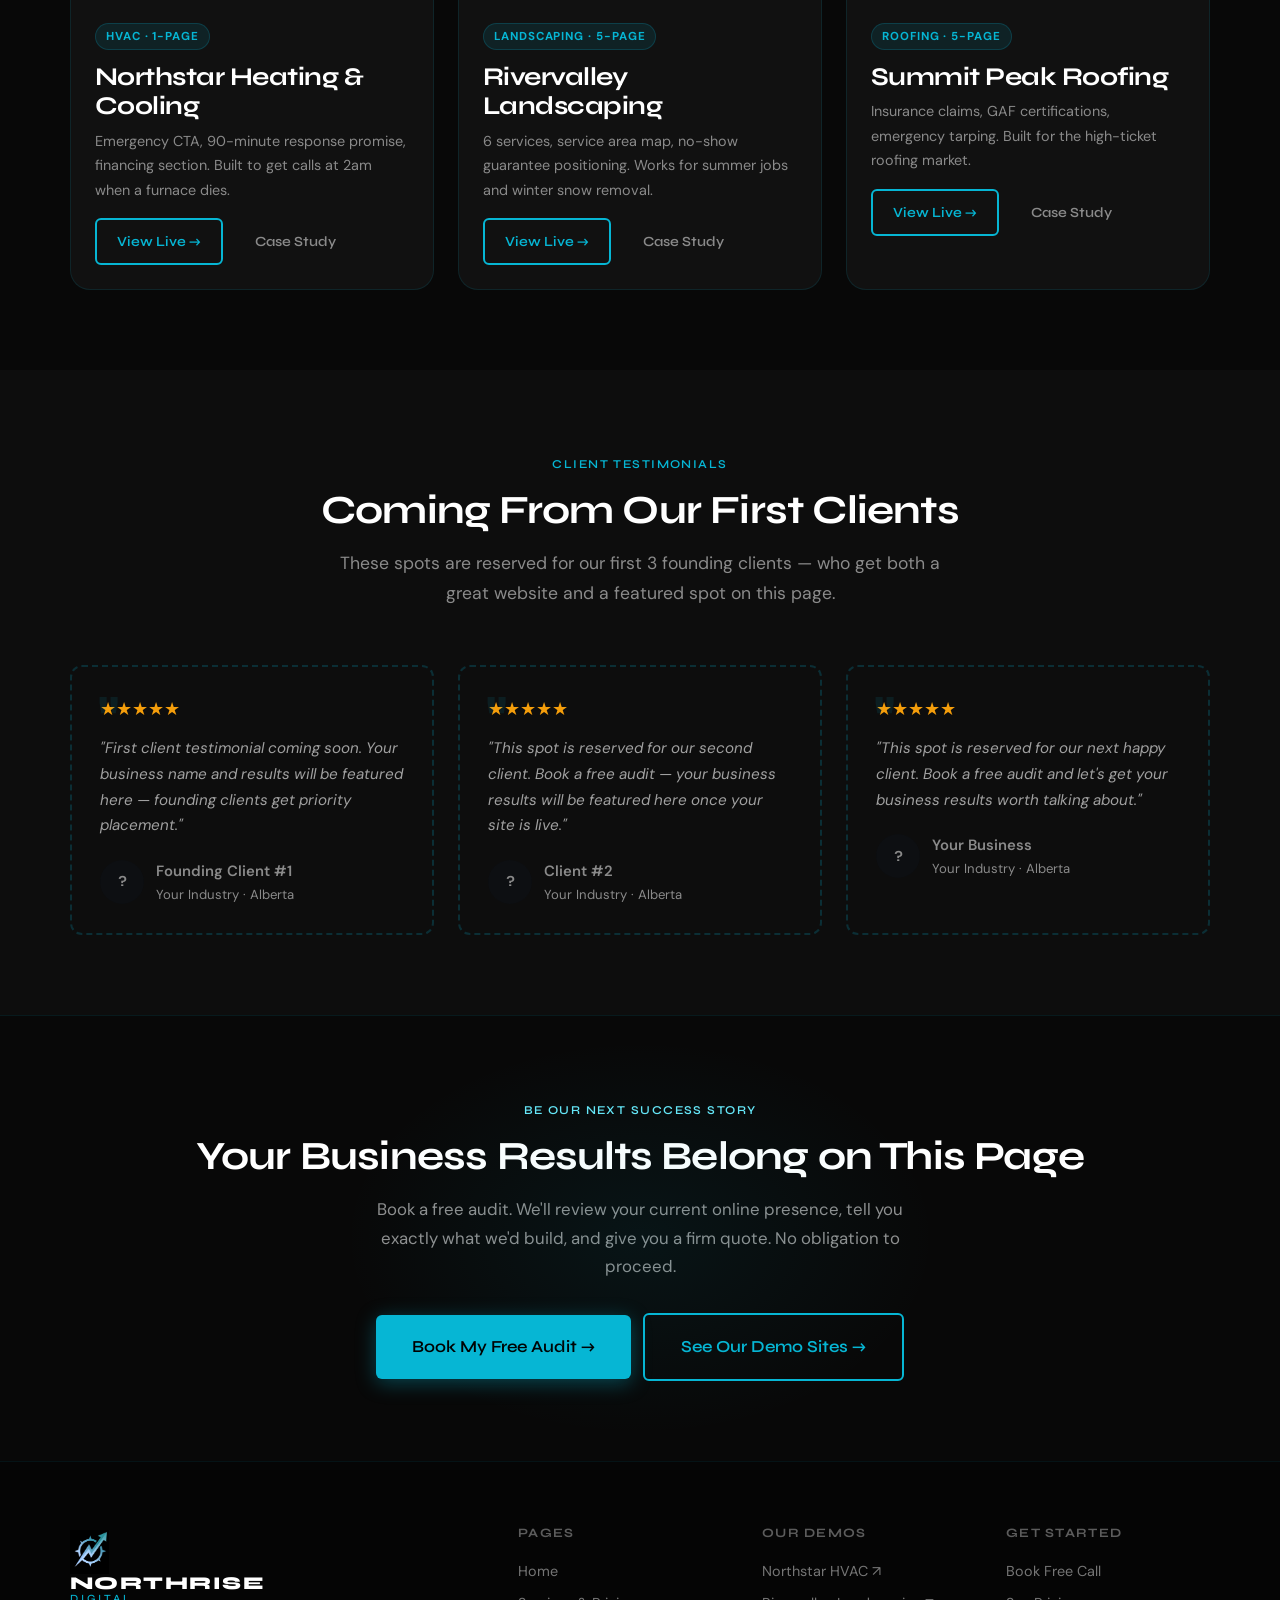
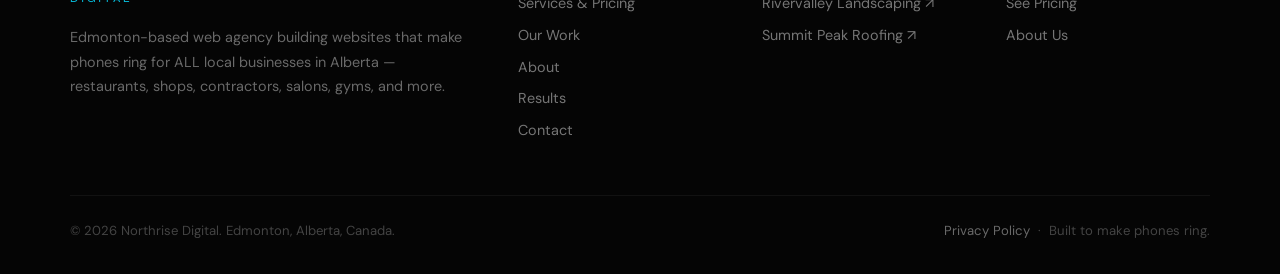
<file: testimonials.html>
<!DOCTYPE html>
<html lang="en">
<head>
  <meta charset="UTF-8">
  <meta name="viewport" content="width=device-width, initial-scale=1.0">
  <title>Client Results &amp; Portfolio | Northrise Digital | Alberta Web Design</title>
  <meta name="description" content="See what Northrise Digital has built for Alberta local businesses. 3 live demo sites you can browse right now — HVAC, roofing, landscaping. Real proof before you commit.">
  <meta name="keywords" content="Northrise Digital results, Alberta web design portfolio, local business website examples, Edmonton web agency proof">
  <link rel="canonical" href="https://northrisedigital.ca/testimonials.html">
  <link rel="icon" href="images/logo.png" type="image/png">
  <meta property="og:type" content="website">
  <meta property="og:url" content="https://northrisedigital.ca/testimonials.html">
  <meta property="og:title" content="Client Results | Northrise Digital">
  <meta property="og:description" content="See what Northrise Digital has built. Real demo sites for Alberta trades businesses.">
  <meta name="twitter:card" content="summary_large_image">
  <link rel="preconnect" href="https://fonts.googleapis.com">
  <link rel="preconnect" href="https://fonts.gstatic.com" crossorigin>
  <link href="https://fonts.googleapis.com/css2?family=Syne:wght@600;700;800&family=DM+Sans:wght@300;400;500;600&display=swap" rel="stylesheet">
  <link rel="stylesheet" href="style.css">
  <script type="application/ld+json">
  {
    "@context": "https://schema.org",
    "@type": ["LocalBusiness","ProfessionalService"],
    "name": "Northrise Digital",
    "description": "Edmonton-based web design agency building affordable websites for ALL local businesses in Alberta.",
    "url": "https://northrisedigital.ca",
    "email": "hello.northrisedigital@gmail.com",
    "serviceType": "Web Design",
    "address": { "@type": "PostalAddress", "addressLocality": "Edmonton", "addressRegion": "AB", "addressCountry": "CA" },
    "areaServed": ["Edmonton","Calgary","Red Deer","Lethbridge","Medicine Hat","Grande Prairie","Fort McMurray","Alberta","Canada"]
  }
  </script>
  <!-- Google tag (gtag.js) -->
  <script async src="https://www.googletagmanager.com/gtag/js?id=G-SGWLN5L944"></script>
  <script>
    window.dataLayer = window.dataLayer || [];
    function gtag(){dataLayer.push(arguments);}
    gtag('js', new Date());

    gtag('config', 'G-SGWLN5L944');
  </script>
</head>
<body>

<header class="site-header" role="banner">
  <div class="container">
    <div class="header-inner">
      <a href="index.html" class="logo-link">
        <img src="images/logo.png" alt="Northrise Digital" class="logo-img">
        <div class="logo-text-wrap">
          <span class="logo-name">NORTHRISE</span>
          <span class="logo-sub">DIGITAL</span>
        </div>
      </a>
      <nav class="nav" aria-label="Main navigation">
        <a href="index.html">Home</a>
        <a href="services.html">Services</a>
        <a href="work.html">Our Work</a>
        <a href="about.html">About</a>
        <a href="testimonials.html" class="active">Results</a>
        <a href="contact.html">Contact</a>
      </nav>
      <a href="contact.html" class="btn btn-primary btn-sm header-cta">Book Free Call</a>
      <button class="hamburger" aria-label="Open menu" aria-expanded="false">
        <span></span><span></span><span></span>
      </button>
    </div>
  </div>
  <nav class="mobile-menu" aria-label="Mobile navigation">
    <a href="index.html">Home</a>
    <a href="services.html">Services</a>
    <a href="work.html">Our Work</a>
    <a href="about.html">About</a>
    <a href="testimonials.html">Results</a>
    <a href="contact.html">Contact</a>
    <a href="contact.html" class="btn btn-primary">Book My Free Call</a>
  </nav>
</header>

<main>
<!-- PAGE HERO -->
<section class="page-hero" aria-labelledby="results-hero-heading">
  <div class="container">
    <span class="eyebrow eyebrow--light">Proof We Can Deliver</span>
    <h1 id="results-hero-heading">Real Results From Real Builds</h1>
    <p>We're honest about where we are: a new agency building its reputation. Here's how we prove what we're capable of — before you spend a dollar.</p>
  </div>
</section>

<!-- HONEST FRAMING -->
<section class="section section--light" aria-labelledby="honest-heading">
  <div class="container">
    <div style="max-width:760px;margin:0 auto;text-align:center;">
      <div style="background:#111111;border-radius:var(--radius-lg);padding:40px;box-shadow:none;border:1px solid rgba(6,182,212,.15);border-top:4px solid var(--teal);">
        <span class="eyebrow">A Word of Honesty</span>
        <h2 id="honest-heading" style="margin-bottom:20px;">We're New. Here's Why That's Actually Good for You.</h2>
        <p style="color:var(--text-muted);font-size:1.05rem;line-height:1.7;margin-bottom:16px;">Northrise Digital launched in 2026. We're building our reputation through demo sites that show exactly what we can deliver for businesses like yours. Real client testimonials are coming — and every client who works with us gets featured on this page.</p>
        <p style="color:var(--text-muted);font-size:1.05rem;line-height:1.7;margin-bottom:24px;">What you can evaluate right now: three live websites we built from scratch. Browse them, load them on your phone, click around. That's the most honest proof we can offer — not a logo list or a stock photo of a smiling team.</p>
        <a href="work.html" class="btn btn-primary">Browse Our 3 Demo Sites →</a>
      </div>
    </div>
  </div>
</section>

<!-- DEMO SITES AS PROOF -->
<section class="section" aria-labelledby="demos-heading">
  <div class="container">
    <div class="section-header text-center">
      <span class="eyebrow">Our Proof</span>
      <h2 id="demos-heading">Three Live Sites You Can Browse Right Now</h2>
      <p>Not mockups. Not stock photos. Click and explore the sites we built.</p>
    </div>
    <div class="grid-3">
      <div class="work-card">
        <iframe
          class="work-card__preview"
          src="https://demo-hvac-northstar.vercel.app/"
          title="Northstar Heating &amp; Cooling HVAC website"
          loading="lazy"
          sandbox="allow-scripts allow-same-origin"
        ></iframe>
        <div class="work-card__body">
          <span class="work-card__tag">HVAC · 1-page</span>
          <h3>Northstar Heating &amp; Cooling</h3>
          <p style="font-size:.9rem;color:var(--text-muted);margin:8px 0 16px;">Emergency CTA, 90-minute response promise, financing section. Built to get calls at 2am when a furnace dies.</p>
          <div class="btn-group">
            <a href="https://demo-hvac-northstar.vercel.app/" target="_blank" rel="noopener" class="btn btn-outline btn-sm">View Live →</a>
            <a href="work.html#hvac-heading" class="btn btn-sm" style="color:var(--text-muted);">Case Study</a>
          </div>
        </div>
      </div>
      <div class="work-card">
        <iframe
          class="work-card__preview"
          src="https://demo-landscaping-rivervalley.vercel.app/"
          title="Rivervalley Landscaping website"
          loading="lazy"
          sandbox="allow-scripts allow-same-origin"
        ></iframe>
        <div class="work-card__body">
          <span class="work-card__tag">Landscaping · 5-page</span>
          <h3>Rivervalley Landscaping</h3>
          <p style="font-size:.9rem;color:var(--text-muted);margin:8px 0 16px;">6 services, service area map, no-show guarantee positioning. Works for summer jobs and winter snow removal.</p>
          <div class="btn-group">
            <a href="https://demo-landscaping-rivervalley.vercel.app/" target="_blank" rel="noopener" class="btn btn-outline btn-sm">View Live →</a>
            <a href="work.html#landscaping-heading" class="btn btn-sm" style="color:var(--text-muted);">Case Study</a>
          </div>
        </div>
      </div>
      <div class="work-card">
        <iframe
          class="work-card__preview"
          src="https://demo-roofing-summitpeak.vercel.app/"
          title="Summit Peak Roofing website"
          loading="lazy"
          sandbox="allow-scripts allow-same-origin"
        ></iframe>
        <div class="work-card__body">
          <span class="work-card__tag">Roofing · 5-page</span>
          <h3>Summit Peak Roofing</h3>
          <p style="font-size:.9rem;color:var(--text-muted);margin:8px 0 16px;">Insurance claims, GAF certifications, emergency tarping. Built for the high-ticket roofing market.</p>
          <div class="btn-group">
            <a href="https://demo-roofing-summitpeak.vercel.app/" target="_blank" rel="noopener" class="btn btn-outline btn-sm">View Live →</a>
            <a href="work.html#roofing-heading" class="btn btn-sm" style="color:var(--text-muted);">Case Study</a>
          </div>
        </div>
      </div>
    </div>
  </div>
</section>

<!-- PLACEHOLDER TESTIMONIALS -->
<section class="section section--light" aria-labelledby="testimonials-heading">
  <div class="container">
    <div class="section-header text-center">
      <span class="eyebrow">Client Testimonials</span>
      <h2 id="testimonials-heading">Coming From Our First Clients</h2>
      <p>These spots are reserved for our first 3 founding clients — who get both a great website and a featured spot on this page.</p>
    </div>
    <div class="grid-3">
      <div class="testimonial-card testimonial-card--placeholder">
        <div class="testimonial-card__stars">★★★★★</div>
        <p class="testimonial-card__text">"First client testimonial coming soon. Your business name and results will be featured here — founding clients get priority placement."</p>
        <div class="testimonial-card__author">
          <div class="testimonial-card__avatar" style="background:rgba(15,37,64,.1);color:var(--text-muted);">?</div>
          <div>
            <div class="testimonial-card__name" style="color:var(--text-muted);">Founding Client #1</div>
            <div class="testimonial-card__biz">Your Industry · Alberta</div>
          </div>
        </div>
      </div>
      <div class="testimonial-card testimonial-card--placeholder">
        <div class="testimonial-card__stars">★★★★★</div>
        <p class="testimonial-card__text">"This spot is reserved for our second client. Book a free audit — your business results will be featured here once your site is live."</p>
        <div class="testimonial-card__author">
          <div class="testimonial-card__avatar" style="background:rgba(15,37,64,.1);color:var(--text-muted);">?</div>
          <div>
            <div class="testimonial-card__name" style="color:var(--text-muted);">Client #2</div>
            <div class="testimonial-card__biz">Your Industry · Alberta</div>
          </div>
        </div>
      </div>
      <div class="testimonial-card testimonial-card--placeholder">
        <div class="testimonial-card__stars">★★★★★</div>
        <p class="testimonial-card__text">"This spot is reserved for our next happy client. Book a free audit and let's get your business results worth talking about."</p>
        <div class="testimonial-card__author">
          <div class="testimonial-card__avatar" style="background:rgba(15,37,64,.1);color:var(--text-muted);">?</div>
          <div>
            <div class="testimonial-card__name" style="color:var(--text-muted);">Your Business</div>
            <div class="testimonial-card__biz">Your Industry · Alberta</div>
          </div>
        </div>
      </div>
    </div>
  </div>
</section>

<!-- FINAL CTA -->
<section class="cta-section" aria-labelledby="results-cta-heading">
  <div class="container">
    <span class="eyebrow eyebrow--light">Be Our Next Success Story</span>
    <h2 id="results-cta-heading">Your Business Results Belong on This Page</h2>
    <p>Book a free audit. We'll review your current online presence, tell you exactly what we'd build, and give you a firm quote. No obligation to proceed.</p>
    <div class="btn-group" style="justify-content:center">
      <a href="contact.html" class="btn btn-primary btn-lg">Book My Free Audit →</a>
      <a href="work.html" class="btn btn-secondary btn-lg">See Our Demo Sites →</a>
    </div>
  </div>
</section>
</main>

<footer class="site-footer" role="contentinfo">
  <div class="container">
    <div class="footer-grid">
      <div class="footer-col">
        <a href="index.html" class="logo-link" style="margin-bottom:16px;">
          <img src="images/logo.png" alt="Northrise Digital" class="logo-img">
          <div class="logo-text-wrap">
            <span class="logo-name">NORTHRISE</span>
            <span class="logo-sub">DIGITAL</span>
          </div>
        </a>
        <p>Edmonton-based web agency building websites that make phones ring for ALL local businesses in Alberta — restaurants, shops, contractors, salons, gyms, and more.</p>
      </div>
      <div class="footer-col">
        <h4>Pages</h4>
        <a href="index.html">Home</a>
        <a href="services.html">Services &amp; Pricing</a>
        <a href="work.html">Our Work</a>
        <a href="about.html">About</a>
        <a href="testimonials.html">Results</a>
        <a href="contact.html">Contact</a>
      </div>
      <div class="footer-col">
        <h4>Our Demos</h4>
        <a href="https://demo-hvac-northstar.vercel.app/" target="_blank" rel="noopener">Northstar HVAC ↗</a>
        <a href="https://demo-landscaping-rivervalley.vercel.app/" target="_blank" rel="noopener">Rivervalley Landscaping ↗</a>
        <a href="https://demo-roofing-summitpeak.vercel.app/" target="_blank" rel="noopener">Summit Peak Roofing ↗</a>
      </div>
      <div class="footer-col">
        <h4>Get Started</h4>
        <a href="contact.html">Book Free Call</a>
        <a href="services.html">See Pricing</a>
        <a href="about.html">About Us</a>
      </div>
    </div>
    <div class="footer-bottom">
      <p>&copy; 2026 Northrise Digital. Edmonton, Alberta, Canada.</p>
      <p><a href="privacy.html" style="color:rgba(255,255,255,.4);font-size:.82rem;">Privacy Policy</a> &nbsp;·&nbsp; Built to make phones ring.</p>
    </div>
  </div>
</footer>

<script src="script.js"></script>
</body>
</html>
</file>
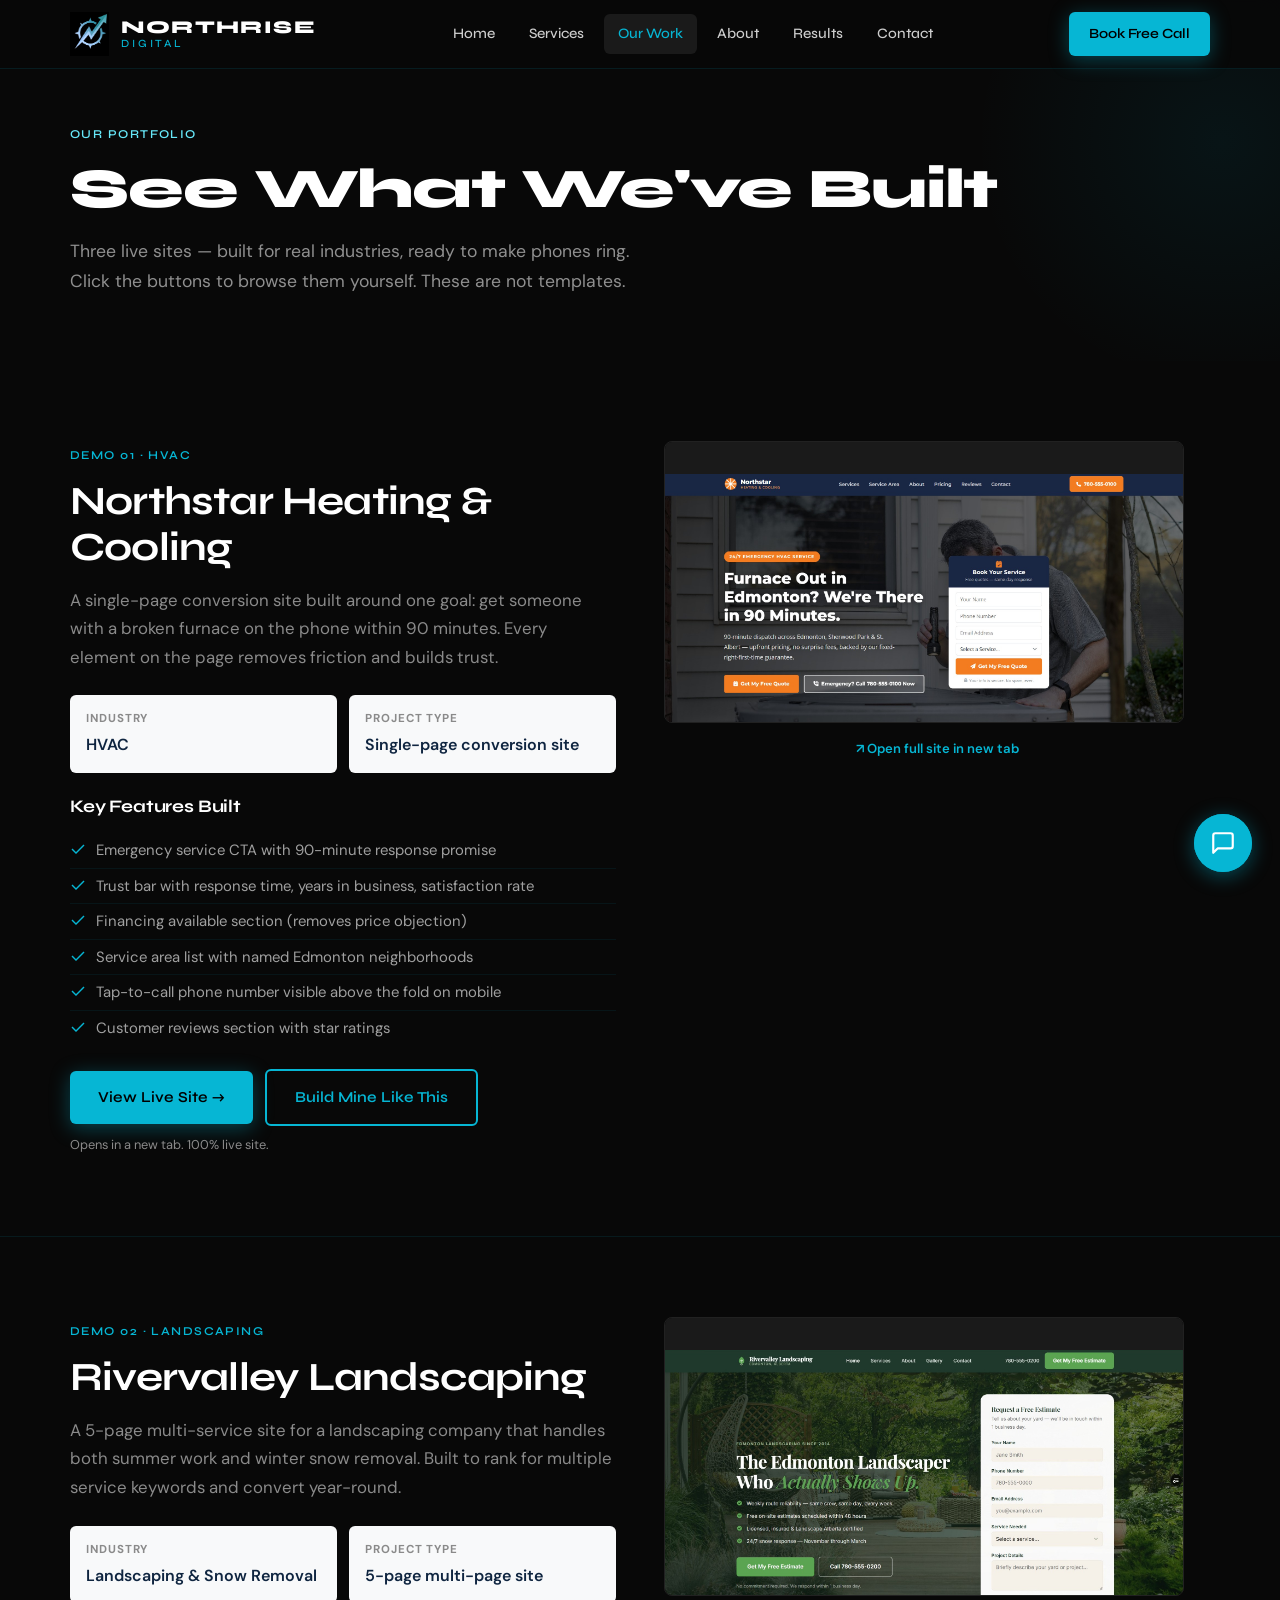
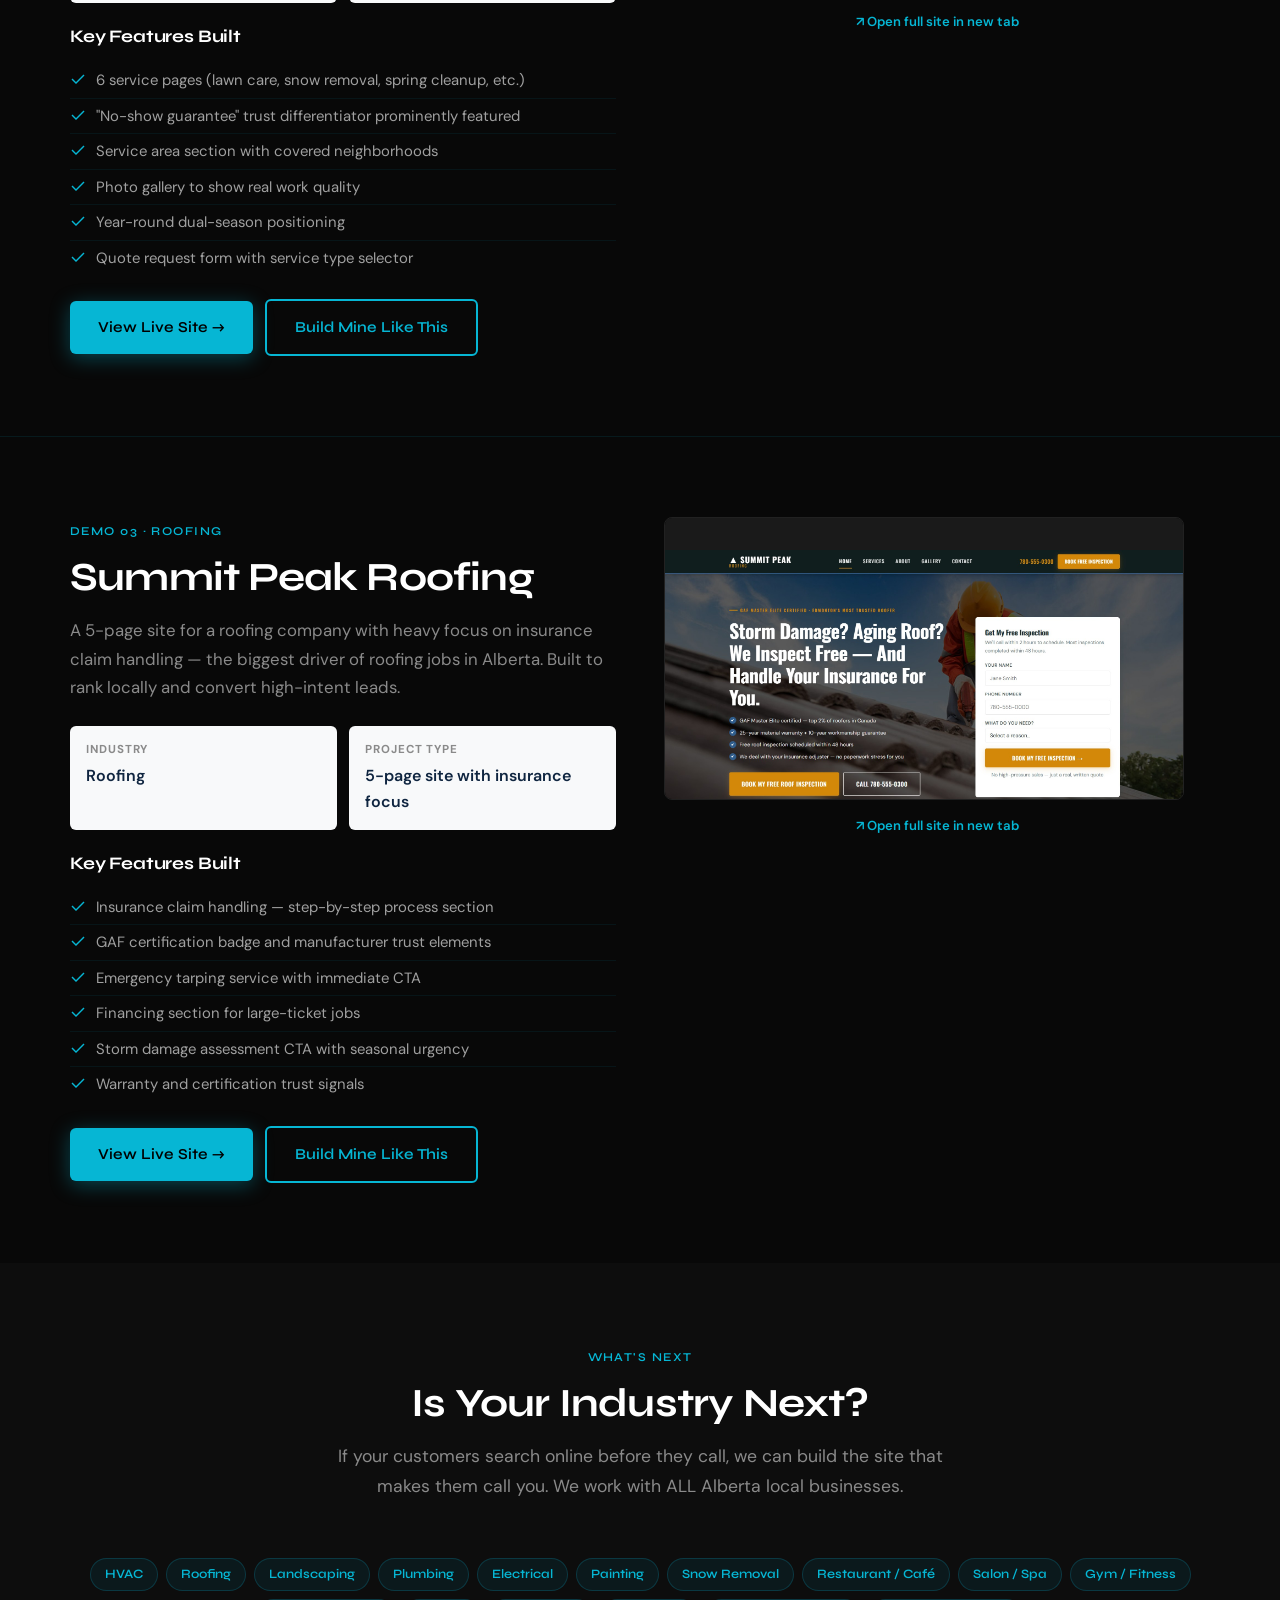
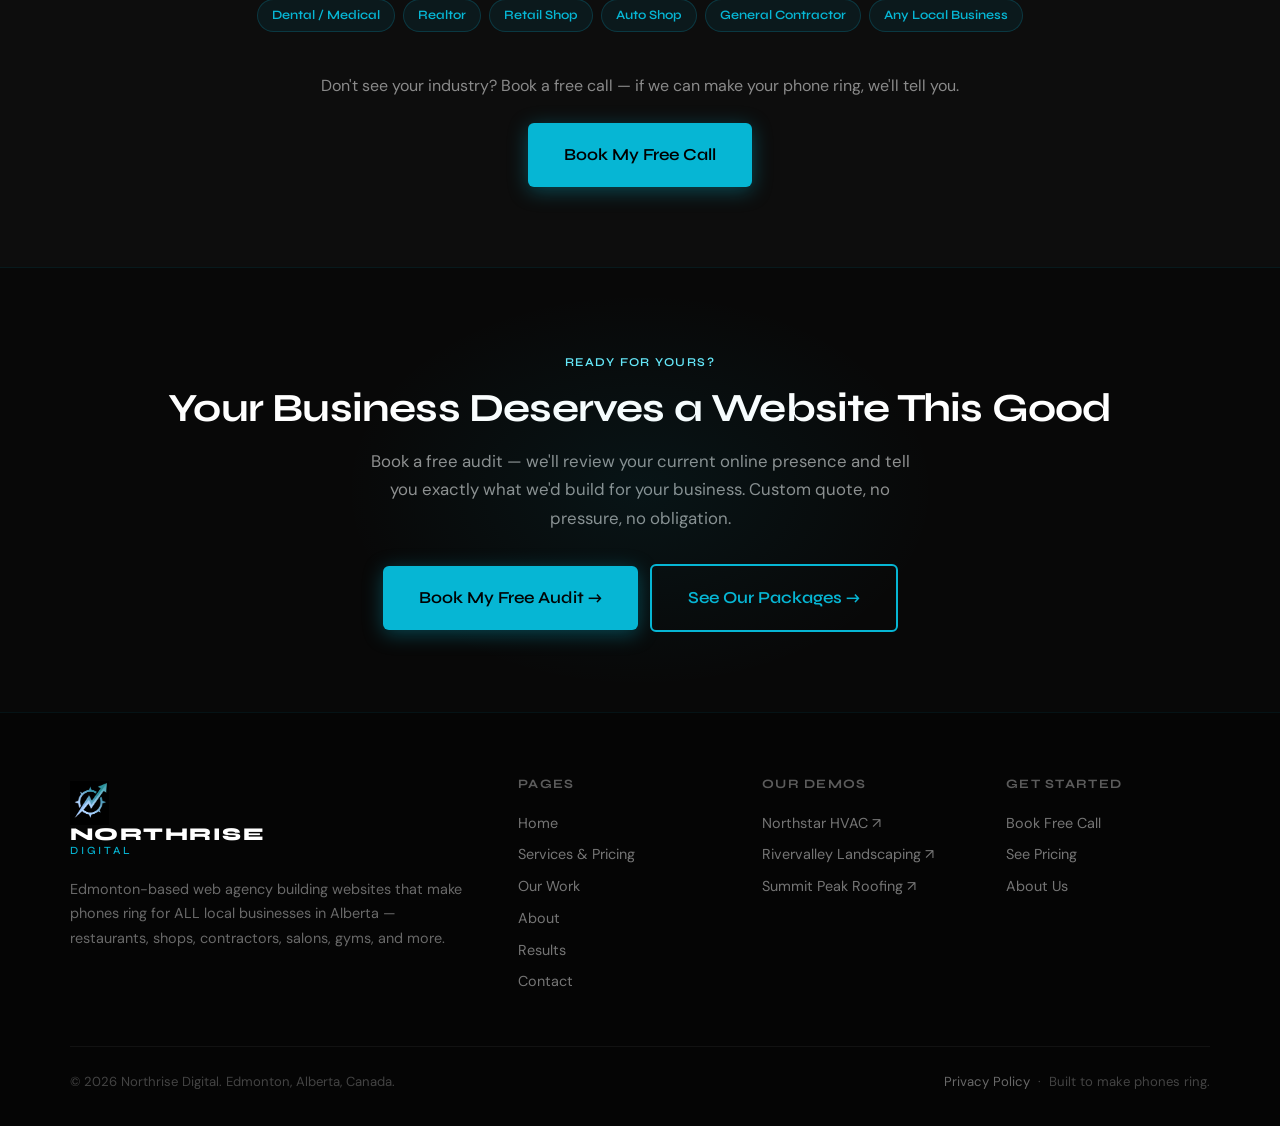
<file: work.html>
<!DOCTYPE html>
<html lang="en">
<head>
  <meta charset="UTF-8">
  <meta name="viewport" content="width=device-width, initial-scale=1.0">
  <title>Web Design Portfolio | Alberta Local Business Websites | Northrise Digital</title>
  <meta name="description" content="See real websites built by Northrise Digital for Alberta local businesses. Live demo sites for HVAC, roofing, and landscaping. Browse them right now — no mockups, no templates.">
  <meta name="keywords" content="web design portfolio Alberta, local business website examples, HVAC website design, roofing website design, landscaping website design Edmonton">
  <link rel="canonical" href="https://northrisedigital.ca/work.html">
  <link rel="icon" href="images/logo.png" type="image/png">
  <meta property="og:type" content="website">
  <meta property="og:url" content="https://northrisedigital.ca/work.html">
  <meta property="og:title" content="Web Design Portfolio | Northrise Digital">
  <meta property="og:description" content="Real websites built by Northrise Digital for Alberta local businesses. 3 live demos — HVAC, roofing, landscaping. Browse them right now.">
  <meta name="twitter:card" content="summary_large_image">
  <link rel="preconnect" href="https://fonts.googleapis.com">
  <link rel="preconnect" href="https://fonts.gstatic.com" crossorigin>
  <link href="https://fonts.googleapis.com/css2?family=Space+Grotesk:wght@400;500;600;700;800&family=DM+Sans:ital,opsz,wght@0,9..40,400;0,9..40,500;0,9..40,600;1,9..40,400&display=swap" rel="stylesheet">
  <link rel="stylesheet" href="style.css">
  <script type="application/ld+json">
  {
    "@context": "https://schema.org",
    "@type": ["LocalBusiness","ProfessionalService"],
    "name": "Northrise Digital",
    "description": "Edmonton-based web design agency building affordable websites for ALL local businesses in Alberta.",
    "url": "https://northrisedigital.ca",
    "email": "hello.northrisedigital@gmail.com",
    "serviceType": "Web Design",
    "address": { "@type": "PostalAddress", "addressLocality": "Edmonton", "addressRegion": "AB", "addressCountry": "CA" },
    "areaServed": ["Edmonton","Calgary","Red Deer","Lethbridge","Medicine Hat","Grande Prairie","Fort McMurray","Alberta","Canada"]
  }
  </script>
  <!-- Google tag (gtag.js) -->
  <script async src="https://www.googletagmanager.com/gtag/js?id=G-SGWLN5L944"></script>
  <script>
    window.dataLayer = window.dataLayer || [];
    function gtag(){dataLayer.push(arguments);}
    gtag('js', new Date());

    gtag('config', 'G-SGWLN5L944');
  </script>
</head>
<body>

<header class="site-header" role="banner">
  <div class="container">
    <div class="header-inner">
      <a href="index.html" class="logo-link">
        <img src="images/logo.png" alt="Northrise Digital" class="logo-img">
        <div class="logo-text-wrap">
          <span class="logo-name">NORTHRISE</span>
          <span class="logo-sub">DIGITAL</span>
        </div>
      </a>
      <nav class="nav" aria-label="Main navigation">
        <a href="index.html">Home</a>
        <a href="services.html">Services</a>
        <a href="work.html" class="active">Our Work</a>
        <a href="about.html">About</a>
        <a href="testimonials.html">Results</a>
        <a href="contact.html">Contact</a>
      </nav>
      <a href="contact.html" class="btn btn-primary btn-sm header-cta">Book Free Call</a>
      <button class="hamburger" aria-label="Open menu" aria-expanded="false">
        <span></span><span></span><span></span>
      </button>
    </div>
  </div>
  <nav class="mobile-menu" aria-label="Mobile navigation">
    <a href="index.html">Home</a>
    <a href="services.html">Services</a>
    <a href="work.html">Our Work</a>
    <a href="about.html">About</a>
    <a href="testimonials.html">Results</a>
    <a href="contact.html">Contact</a>
    <a href="contact.html" class="btn btn-primary">Book My Free Call</a>
  </nav>
</header>

<main>
<!-- PAGE HERO -->
<section class="page-hero" aria-labelledby="work-hero-heading">
  <div class="container">
    <span class="eyebrow eyebrow--light">Our Portfolio</span>
    <h1 id="work-hero-heading">See What We've Built</h1>
    <p>Three live sites — built for real industries, ready to make phones ring. Click the buttons to browse them yourself. These are not templates.</p>
  </div>
</section>

<!-- CASE STUDY 1: HVAC -->
<section class="section" aria-labelledby="hvac-heading">
  <div class="container">
    <div style="display:grid;gap:48px;align-items:start;" class="grid-2">
      <div>
        <span class="eyebrow">Demo 01 · HVAC</span>
        <h2 id="hvac-heading">Northstar Heating &amp; Cooling</h2>
        <p style="font-size:1.05rem;color:var(--text-muted);margin:16px 0 24px;">A single-page conversion site built around one goal: get someone with a broken furnace on the phone within 90 minutes. Every element on the page removes friction and builds trust.</p>

        <div style="display:grid;grid-template-columns:1fr 1fr;gap:12px;margin-bottom:24px;">
          <div style="background:var(--bg-light);border-radius:var(--radius-sm);padding:14px 16px;">
            <div style="font-size:.72rem;font-weight:700;letter-spacing:.08em;text-transform:uppercase;color:var(--text-muted);margin-bottom:4px;">Industry</div>
            <div style="font-weight:600;color:var(--navy);">HVAC</div>
          </div>
          <div style="background:var(--bg-light);border-radius:var(--radius-sm);padding:14px 16px;">
            <div style="font-size:.72rem;font-weight:700;letter-spacing:.08em;text-transform:uppercase;color:var(--text-muted);margin-bottom:4px;">Project Type</div>
            <div style="font-weight:600;color:var(--navy);">Single-page conversion site</div>
          </div>
        </div>

        <h4 style="margin-bottom:12px;">Key Features Built</h4>
        <ul class="service-card__features" style="margin-bottom:24px;">
          <li>Emergency service CTA with 90-minute response promise</li>
          <li>Trust bar with response time, years in business, satisfaction rate</li>
          <li>Financing available section (removes price objection)</li>
          <li>Service area list with named Edmonton neighborhoods</li>
          <li>Tap-to-call phone number visible above the fold on mobile</li>
          <li>Customer reviews section with star ratings</li>
        </ul>

        <div class="btn-group">
          <a href="https://demo-hvac-northstar.vercel.app/" target="_blank" rel="noopener" class="btn btn-primary">View Live Site →</a>
          <a href="contact.html" class="btn btn-outline">Build Mine Like This</a>
        </div>
        <p style="font-size:.8rem;color:var(--text-muted);margin-top:8px;">Opens in a new tab. 100% live site.</p>
      </div>
      <div>
        <div class="demo-mockup">
          <div style="background:#1a1a1a;height:32px;"></div>
          <img src="images/preview-hvac.jpg" alt="Northstar HVAC website preview" class="demo-preview-img" loading="lazy">
        </div>
        <div style="text-align:center;margin-top:12px;">
          <a href="https://demo-hvac-northstar.vercel.app/" target="_blank" rel="noopener" style="font-size:.82rem;color:var(--teal);font-weight:600;">↗ Open full site in new tab</a>
        </div>
      </div>
    </div>
  </div>
</section>

<div class="divider"></div>

<!-- CASE STUDY 2: LANDSCAPING -->
<section class="section" aria-labelledby="landscaping-heading">
  <div class="container">
    <div style="display:grid;gap:48px;align-items:start;" class="grid-2">
      <div style="order:2;">
        <div class="demo-mockup">
          <div style="background:#1a1a1a;height:32px;"></div>
          <img src="images/preview-landscaping.jpg" alt="Rivervalley Landscaping website preview" class="demo-preview-img" loading="lazy">
        </div>
        <div style="text-align:center;margin-top:12px;">
          <a href="https://demo-landscaping-rivervalley.vercel.app/" target="_blank" rel="noopener" style="font-size:.82rem;color:var(--teal);font-weight:600;">↗ Open full site in new tab</a>
        </div>
      </div>
      <div style="order:1;">
        <span class="eyebrow">Demo 02 · Landscaping</span>
        <h2 id="landscaping-heading">Rivervalley Landscaping</h2>
        <p style="font-size:1.05rem;color:var(--text-muted);margin:16px 0 24px;">A 5-page multi-service site for a landscaping company that handles both summer work and winter snow removal. Built to rank for multiple service keywords and convert year-round.</p>

        <div style="display:grid;grid-template-columns:1fr 1fr;gap:12px;margin-bottom:24px;">
          <div style="background:var(--bg-light);border-radius:var(--radius-sm);padding:14px 16px;">
            <div style="font-size:.72rem;font-weight:700;letter-spacing:.08em;text-transform:uppercase;color:var(--text-muted);margin-bottom:4px;">Industry</div>
            <div style="font-weight:600;color:var(--navy);">Landscaping &amp; Snow Removal</div>
          </div>
          <div style="background:var(--bg-light);border-radius:var(--radius-sm);padding:14px 16px;">
            <div style="font-size:.72rem;font-weight:700;letter-spacing:.08em;text-transform:uppercase;color:var(--text-muted);margin-bottom:4px;">Project Type</div>
            <div style="font-weight:600;color:var(--navy);">5-page multi-page site</div>
          </div>
        </div>

        <h4 style="margin-bottom:12px;">Key Features Built</h4>
        <ul class="service-card__features" style="margin-bottom:24px;">
          <li>6 service pages (lawn care, snow removal, spring cleanup, etc.)</li>
          <li>"No-show guarantee" trust differentiator prominently featured</li>
          <li>Service area section with covered neighborhoods</li>
          <li>Photo gallery to show real work quality</li>
          <li>Year-round dual-season positioning</li>
          <li>Quote request form with service type selector</li>
        </ul>

        <div class="btn-group">
          <a href="https://demo-landscaping-rivervalley.vercel.app/" target="_blank" rel="noopener" class="btn btn-primary">View Live Site →</a>
          <a href="contact.html" class="btn btn-outline">Build Mine Like This</a>
        </div>
      </div>
    </div>
  </div>
</section>

<div class="divider"></div>

<!-- CASE STUDY 3: ROOFING -->
<section class="section" aria-labelledby="roofing-heading">
  <div class="container">
    <div style="display:grid;gap:48px;align-items:start;" class="grid-2">
      <div>
        <span class="eyebrow">Demo 03 · Roofing</span>
        <h2 id="roofing-heading">Summit Peak Roofing</h2>
        <p style="font-size:1.05rem;color:var(--text-muted);margin:16px 0 24px;">A 5-page site for a roofing company with heavy focus on insurance claim handling — the biggest driver of roofing jobs in Alberta. Built to rank locally and convert high-intent leads.</p>

        <div style="display:grid;grid-template-columns:1fr 1fr;gap:12px;margin-bottom:24px;">
          <div style="background:var(--bg-light);border-radius:var(--radius-sm);padding:14px 16px;">
            <div style="font-size:.72rem;font-weight:700;letter-spacing:.08em;text-transform:uppercase;color:var(--text-muted);margin-bottom:4px;">Industry</div>
            <div style="font-weight:600;color:var(--navy);">Roofing</div>
          </div>
          <div style="background:var(--bg-light);border-radius:var(--radius-sm);padding:14px 16px;">
            <div style="font-size:.72rem;font-weight:700;letter-spacing:.08em;text-transform:uppercase;color:var(--text-muted);margin-bottom:4px;">Project Type</div>
            <div style="font-weight:600;color:var(--navy);">5-page site with insurance focus</div>
          </div>
        </div>

        <h4 style="margin-bottom:12px;">Key Features Built</h4>
        <ul class="service-card__features" style="margin-bottom:24px;">
          <li>Insurance claim handling — step-by-step process section</li>
          <li>GAF certification badge and manufacturer trust elements</li>
          <li>Emergency tarping service with immediate CTA</li>
          <li>Financing section for large-ticket jobs</li>
          <li>Storm damage assessment CTA with seasonal urgency</li>
          <li>Warranty and certification trust signals</li>
        </ul>

        <div class="btn-group">
          <a href="https://demo-roofing-summitpeak.vercel.app/" target="_blank" rel="noopener" class="btn btn-primary">View Live Site →</a>
          <a href="contact.html" class="btn btn-outline">Build Mine Like This</a>
        </div>
      </div>
      <div>
        <div class="demo-mockup">
          <div style="background:#1a1a1a;height:32px;"></div>
          <img src="images/preview-roofing.jpg" alt="Summit Peak Roofing website preview" class="demo-preview-img" loading="lazy">
        </div>
        <div style="text-align:center;margin-top:12px;">
          <a href="https://demo-roofing-summitpeak.vercel.app/" target="_blank" rel="noopener" style="font-size:.82rem;color:var(--teal);font-weight:600;">↗ Open full site in new tab</a>
        </div>
      </div>
    </div>
  </div>
</section>

<!-- INDUSTRIES WE SERVE -->
<section class="section section--light" aria-labelledby="industries-heading">
  <div class="container">
    <div class="section-header text-center">
      <span class="eyebrow">What's Next</span>
      <h2 id="industries-heading">Is Your Industry Next?</h2>
      <p>If your customers search online before they call, we can build the site that makes them call you. We work with ALL Alberta local businesses.</p>
    </div>
    <div class="industry-tags" style="justify-content:center;margin-bottom:40px;">
      <span class="industry-tag">HVAC</span>
      <span class="industry-tag">Roofing</span>
      <span class="industry-tag">Landscaping</span>
      <span class="industry-tag">Plumbing</span>
      <span class="industry-tag">Electrical</span>
      <span class="industry-tag">Painting</span>
      <span class="industry-tag">Snow Removal</span>
      <span class="industry-tag">Restaurant / Café</span>
      <span class="industry-tag">Salon / Spa</span>
      <span class="industry-tag">Gym / Fitness</span>
      <span class="industry-tag">Dental / Medical</span>
      <span class="industry-tag">Realtor</span>
      <span class="industry-tag">Retail Shop</span>
      <span class="industry-tag">Auto Shop</span>
      <span class="industry-tag">General Contractor</span>
      <span class="industry-tag">Any Local Business</span>
    </div>
    <div class="text-center">
      <p style="color:var(--text-muted);margin-bottom:24px;">Don't see your industry? Book a free call — if we can make your phone ring, we'll tell you.</p>
      <a href="contact.html" class="btn btn-primary btn-lg">Book My Free Call</a>
    </div>
  </div>
</section>

<!-- FINAL CTA -->
<section class="cta-section" aria-labelledby="work-cta-heading">
  <div class="container">
    <span class="eyebrow eyebrow--light">Ready for Yours?</span>
    <h2 id="work-cta-heading">Your Business Deserves a Website This Good</h2>
    <p>Book a free audit — we'll review your current online presence and tell you exactly what we'd build for your business. Custom quote, no pressure, no obligation.</p>
    <div class="btn-group" style="justify-content:center">
      <a href="contact.html" class="btn btn-primary btn-lg">Book My Free Audit →</a>
      <a href="services.html" class="btn btn-secondary btn-lg">See Our Packages →</a>
    </div>
  </div>
</section>
</main>

<footer class="site-footer" role="contentinfo">
  <div class="container">
    <div class="footer-grid">
      <div class="footer-col">
        <a href="index.html" class="logo-link" style="margin-bottom:16px;">
          <img src="images/logo.png" alt="Northrise Digital" class="logo-img">
          <div class="logo-text-wrap">
            <span class="logo-name">NORTHRISE</span>
            <span class="logo-sub">DIGITAL</span>
          </div>
        </a>
        <p>Edmonton-based web agency building websites that make phones ring for ALL local businesses in Alberta — restaurants, shops, contractors, salons, gyms, and more.</p>
      </div>
      <div class="footer-col">
        <h4>Pages</h4>
        <a href="index.html">Home</a>
        <a href="services.html">Services &amp; Pricing</a>
        <a href="work.html">Our Work</a>
        <a href="about.html">About</a>
        <a href="testimonials.html">Results</a>
        <a href="contact.html">Contact</a>
      </div>
      <div class="footer-col">
        <h4>Our Demos</h4>
        <a href="https://demo-hvac-northstar.vercel.app/" target="_blank" rel="noopener">Northstar HVAC ↗</a>
        <a href="https://demo-landscaping-rivervalley.vercel.app/" target="_blank" rel="noopener">Rivervalley Landscaping ↗</a>
        <a href="https://demo-roofing-summitpeak.vercel.app/" target="_blank" rel="noopener">Summit Peak Roofing ↗</a>
      </div>
      <div class="footer-col">
        <h4>Get Started</h4>
        <a href="contact.html">Book Free Call</a>
        <a href="services.html">See Pricing</a>
        <a href="about.html">About Us</a>
      </div>
    </div>
    <div class="footer-bottom">
      <p>&copy; 2026 Northrise Digital. Edmonton, Alberta, Canada.</p>
      <p><a href="privacy.html" style="color:rgba(255,255,255,.4);font-size:.82rem;">Privacy Policy</a> &nbsp;·&nbsp; Built to make phones ring.</p>
    </div>
  </div>
</footer>

<script src="script.js"></script>
</body>
</html>
</file>
<file: style.css>
/* ============================================================
   NORTHRISE DIGITAL — style.css
   Stack: Vanilla CSS, mobile-first, no frameworks
   ============================================================ */

/* --- Google Fonts --- */
@import url('https://fonts.googleapis.com/css2?family=Syne:wght@600;700;800&family=DM+Sans:wght@300;400;500;600&display=swap');

/* --- Custom Properties --- */
:root {
  --navy:       #0F2540;
  --teal:       #06B6D4;
  --teal-dark:  #0891B2;
  --teal-light: #67E8F9;
  --white:      #FFFFFF;
  --bg-light:   #F8F9FA;
  --bg-dark:    #080808;
  --text-dark:  #FFFFFF;
  --text-muted: #8A8A8A;
  --gold:       #F59E0B;
  --gold-light: #FEF3C7;

  --font-head: 'Syne', sans-serif;
  --font-body: 'DM Sans', sans-serif;

  --shadow-sm:  0 2px 8px rgba(0,0,0,.3), 0 1px 3px rgba(0,0,0,.2);
  --shadow-md:  0 4px 20px rgba(0,0,0,.4), 0 2px 6px rgba(0,0,0,.25);
  --shadow-lg:  0 8px 40px rgba(0,0,0,.5), 0 4px 12px rgba(0,0,0,.3);
  --shadow-teal: 0 4px 20px rgba(6,182,212,.35);

  --radius-sm: 6px;
  --radius-md: 12px;
  --radius-lg: 20px;

  --transition-fast: 150ms ease;
  --transition-med:  250ms ease;
}

/* --- Reset --- */
*, *::before, *::after { box-sizing: border-box; margin: 0; padding: 0; }
html { scroll-behavior: smooth; -webkit-text-size-adjust: 100%; }
body {
  font-family: var(--font-body);
  font-size: 1rem;
  line-height: 1.65;
  color: #A0A0A0;
  background: #080808;
  overflow-x: hidden;
}
img, iframe { max-width: 100%; display: block; }
a { color: inherit; text-decoration: none; }
ul { list-style: none; }
button { cursor: pointer; font-family: inherit; border: none; background: none; }
input, textarea, select {
  font-family: var(--font-body);
  font-size: 1rem;
}

/* --- Typography --- */
h1, h2, h3, h4, h5 {
  font-family: var(--font-head);
  font-weight: 700;
  line-height: 1.15;
  letter-spacing: -0.02em;
  color: #FFFFFF;
}
h1 { font-size: clamp(2rem, 5vw, 3.5rem); font-weight: 800; }
h2 { font-size: clamp(1.6rem, 3.5vw, 2.5rem); }
h3 { font-size: clamp(1.2rem, 2.5vw, 1.6rem); }
h4 { font-size: 1.1rem; letter-spacing: -0.01em; }
p  { line-height: 1.7; font-family: var(--font-body); }
li { font-family: var(--font-body); }

.eyebrow {
  display: inline-block;
  font-family: var(--font-head);
  font-size: .75rem;
  font-weight: 600;
  letter-spacing: .12em;
  text-transform: uppercase;
  color: var(--teal);
  margin-bottom: .75rem;
}
.eyebrow--light { color: var(--teal-light); }

/* --- Layout --- */
.container {
  width: 100%;
  max-width: 1180px;
  margin: 0 auto;
  padding: 0 20px;
}
.section { padding: 80px 0; }
.section--dark  { background: #080808; }
.section--navy  { background: #0D0D0D; }
.section--light { background: #0D0D0D; }

.grid-2 { display: grid; gap: 32px; }
.grid-3 { display: grid; gap: 24px; }
.grid-4 { display: grid; gap: 20px; }

@media (min-width: 640px)  { .grid-3 { grid-template-columns: repeat(2, 1fr); } }
@media (min-width: 900px)  { .grid-3 { grid-template-columns: repeat(3, 1fr); } }
@media (min-width: 640px)  { .grid-4 { grid-template-columns: repeat(2, 1fr); } }
@media (min-width: 900px)  { .grid-4 { grid-template-columns: repeat(4, 1fr); } }
@media (min-width: 760px)  { .grid-2 { grid-template-columns: repeat(2, 1fr); } }

.text-center { text-align: center; }
.text-white  { color: var(--white) !important; }
.text-teal   { color: var(--teal); }
.text-muted  { color: var(--text-muted); }

.section-header { margin-bottom: 56px; }
.section-header h2 { margin-bottom: 16px; }
.section-header p  { font-size: 1.1rem; color: var(--text-muted); max-width: 640px; }
.section-header.text-center p { margin: 0 auto; }

/* --- Buttons --- */
.btn {
  display: inline-flex;
  align-items: center;
  gap: 8px;
  padding: 14px 28px;
  border-radius: var(--radius-sm);
  font-family: var(--font-head);
  font-size: .95rem;
  font-weight: 600;
  transition: transform var(--transition-fast), opacity var(--transition-fast), box-shadow var(--transition-fast);
  white-space: nowrap;
}
.btn:focus-visible { outline: 3px solid var(--teal); outline-offset: 3px; }
.btn:active { transform: translateY(1px); }

.btn-primary {
  background: var(--teal);
  color: #000000;
  box-shadow: var(--shadow-teal);
}
.btn-primary:hover { background: var(--teal-dark); box-shadow: 0 6px 28px rgba(6,182,212,.45); transform: translateY(-1px); }

.btn-secondary {
  background: transparent;
  color: var(--teal);
  border: 2px solid var(--teal);
}
.btn-secondary:hover { border-color: var(--teal-dark); background: rgba(6,182,212,.08); color: var(--teal-light); transform: translateY(-1px); }

.btn-outline {
  background: transparent;
  color: var(--teal);
  border: 2px solid var(--teal);
}
.btn-outline:hover { background: var(--teal); color: #000000; transform: translateY(-1px); }

.btn-navy {
  background: #1a1a1a;
  color: var(--white);
  border: 1px solid rgba(255,255,255,.12);
}
.btn-navy:hover { background: #242424; transform: translateY(-1px); box-shadow: var(--shadow-md); }

.btn-gold {
  background: var(--gold);
  color: #1a0e00;
  font-weight: 700;
}
.btn-gold:hover { background: #d97706; transform: translateY(-1px); box-shadow: 0 4px 20px rgba(245,158,11,.35); }

.btn-lg  { padding: 18px 36px; font-size: 1.05rem; }
.btn-sm  { padding: 10px 20px; font-size: .875rem; }

.btn-group { display: flex; flex-wrap: wrap; gap: 12px; align-items: center; }

/* --- Logo SVG --- */
.logo {
  display: flex;
  align-items: center;
  gap: 10px;
  text-decoration: none;
}
.logo__icon {
  width: 36px;
  height: 36px;
  flex-shrink: 0;
}
.logo__text { display: flex; flex-direction: column; line-height: 1; }
.logo__name {
  font-family: var(--font-head);
  font-size: 1.05rem;
  font-weight: 800;
  letter-spacing: .04em;
  color: var(--white);
}
.logo__sub {
  font-family: var(--font-head);
  font-size: .6rem;
  font-weight: 500;
  letter-spacing: .18em;
  text-transform: uppercase;
  color: var(--teal);
  margin-top: 1px;
}

/* Dark variant (for light backgrounds) */
.logo--dark .logo__name { color: var(--navy); }

/* --- Header logo with image --- */
.logo-link {
  display: flex;
  align-items: center;
  gap: 12px;
  text-decoration: none;
}
.logo-img {
  height: 44px;
  width: auto;
  filter: invert(1) hue-rotate(180deg);
}
.logo-text-wrap {
  display: flex;
  flex-direction: column;
  line-height: 1.1;
}
.logo-name {
  font-family: 'Syne', sans-serif;
  font-size: 18px;
  font-weight: 800;
  color: #FFFFFF;
  letter-spacing: 0.08em;
}
.logo-sub {
  font-family: 'Syne', sans-serif;
  font-size: 11px;
  font-weight: 500;
  color: #06B6D4;
  letter-spacing: 0.25em;
}

/* --- Header / Nav --- */
.site-header {
  position: fixed;
  top: 0; left: 0; right: 0;
  z-index: 900;
  background: rgba(8,8,8,.92);
  backdrop-filter: blur(12px);
  -webkit-backdrop-filter: blur(12px);
  border-bottom: 1px solid rgba(6,182,212,.12);
  transition: background var(--transition-med), box-shadow var(--transition-med);
}
.site-header.scrolled {
  background: rgba(8,8,8,.98);
  box-shadow: 0 2px 20px rgba(0,0,0,.5);
}
.header-inner {
  display: flex;
  align-items: center;
  justify-content: space-between;
  height: 68px;
}
.nav {
  display: none;
  gap: 6px;
}
.nav a {
  font-family: var(--font-head);
  font-size: .9rem;
  font-weight: 500;
  color: rgba(255,255,255,.8);
  padding: 8px 14px;
  border-radius: var(--radius-sm);
  transition: color var(--transition-fast), background var(--transition-fast);
}
.nav a:hover, .nav a.active { color: var(--white); background: rgba(255,255,255,.08); }
.nav a.active { color: var(--teal); }

.header-cta { display: none; }

.hamburger {
  display: flex;
  flex-direction: column;
  gap: 5px;
  padding: 8px;
  border-radius: var(--radius-sm);
}
.hamburger span {
  display: block;
  width: 22px;
  height: 2px;
  background: var(--white);
  border-radius: 2px;
  transition: transform var(--transition-med), opacity var(--transition-fast);
}
.hamburger.open span:nth-child(1) { transform: translateY(7px) rotate(45deg); }
.hamburger.open span:nth-child(2) { opacity: 0; }
.hamburger.open span:nth-child(3) { transform: translateY(-7px) rotate(-45deg); }

.mobile-menu {
  display: none;
  flex-direction: column;
  gap: 4px;
  padding: 16px 20px 20px;
  border-top: 1px solid rgba(255,255,255,.08);
  background: rgba(8,8,8,.98);
}
.mobile-menu.open { display: flex; }
.mobile-menu a {
  font-family: var(--font-head);
  font-size: 1rem;
  font-weight: 500;
  color: rgba(255,255,255,.8);
  padding: 12px 16px;
  border-radius: var(--radius-sm);
  transition: color var(--transition-fast), background var(--transition-fast);
}
.mobile-menu a:hover { color: var(--white); background: rgba(255,255,255,.08); }
.mobile-menu .btn { margin-top: 8px; justify-content: center; }

@media (min-width: 900px) {
  .nav { display: flex; }
  .header-cta { display: flex; }
  .hamburger { display: none; }
}

/* --- Hero --- */
.hero {
  padding: 140px 0 100px;
  background: #080808;
  position: relative;
  overflow: hidden;
}
.hero-inner {
  position: relative;
  z-index: 1;
  display: grid;
  gap: 56px;
  align-items: center;
}
.hero-content { max-width: 800px; position: relative; z-index: 1; }
.hero-content h1 {
  color: var(--white);
  margin-bottom: 20px;
  text-wrap: balance;
}
.hero-content h1 span { color: var(--teal); }
.hero-content p {
  font-size: 1.15rem;
  color: rgba(255,255,255,.65);
  margin-bottom: 32px;
  line-height: 1.7;
}
.hero-trust {
  margin-top: 20px;
  font-size: .875rem;
  color: rgba(255,255,255,.4);
  display: flex;
  align-items: center;
  gap: 6px;
}
.hero-trust::before {
  content: '';
  display: inline-block;
  width: 6px; height: 6px;
  border-radius: 50%;
  background: var(--teal);
}

/* --- Hero Orbs --- */
.orb {
  position: absolute;
  border-radius: 50%;
  pointer-events: none;
  z-index: 0;
}
.orb-1 {
  width: 700px;
  height: 700px;
  background: #06B6D4;
  opacity: 0.18;
  filter: blur(150px);
  top: -200px;
  left: -150px;
  animation: floatOrb1 12s ease-in-out infinite alternate;
}
.orb-2 {
  width: 600px;
  height: 600px;
  background: #2563EB;
  opacity: 0.12;
  filter: blur(130px);
  bottom: -150px;
  right: -100px;
  animation: floatOrb2 15s ease-in-out infinite alternate;
}
.orb-3 {
  width: 400px;
  height: 400px;
  background: #06B6D4;
  opacity: 0.10;
  filter: blur(100px);
  top: 50%;
  left: 50%;
  transform: translate(-50%, -50%);
  animation: floatOrb3 10s ease-in-out infinite alternate;
}
@keyframes floatOrb1 {
  from { transform: translate(0, 0); }
  to   { transform: translate(60px, 80px); }
}
@keyframes floatOrb2 {
  from { transform: translate(0, 0); }
  to   { transform: translate(-80px, -60px); }
}
@keyframes floatOrb3 {
  from { transform: translate(-50%, -50%); }
  to   { transform: translate(-40%, -40%); }
}

/* --- Trust Bar --- */
.trust-bar {
  background: #0D0D0D;
  padding: 28px 0;
  border-bottom: 1px solid rgba(6,182,212,.12);
  border-top: 1px solid rgba(6,182,212,.08);
}
.trust-bar-inner {
  display: flex;
  flex-wrap: wrap;
  gap: 24px;
  justify-content: center;
  align-items: center;
}
.trust-item {
  display: flex;
  align-items: center;
  gap: 10px;
}
.trust-item__icon {
  width: 36px; height: 36px;
  background: rgba(6,182,212,.12);
  border-radius: var(--radius-sm);
  display: flex;
  align-items: center;
  justify-content: center;
  flex-shrink: 0;
}
.trust-item__icon svg { width: 18px; height: 18px; stroke: var(--teal); }
.trust-item__label {
  font-family: var(--font-head);
  font-size: .95rem;
  font-weight: 600;
  color: var(--white);
}
.trust-item__sub {
  font-size: .78rem;
  color: rgba(255,255,255,.4);
}

/* --- Cards --- */
.card {
  background: #111111;
  border-radius: var(--radius-md);
  padding: 28px;
  box-shadow: none;
  border: 1px solid rgba(6,182,212,.12);
  transition: transform var(--transition-med), box-shadow var(--transition-med), border-color var(--transition-med);
}
.card:hover { transform: translateY(-4px); box-shadow: 0 0 0 1px rgba(6,182,212,.3), 0 8px 32px rgba(6,182,212,.12); border-color: rgba(6,182,212,.3); }

.card__icon {
  width: 48px; height: 48px;
  background: rgba(6,182,212,.1);
  border-radius: var(--radius-sm);
  display: flex;
  align-items: center;
  justify-content: center;
  margin-bottom: 16px;
}
.card__icon svg { width: 22px; height: 22px; stroke: var(--teal); }
.card h3 { margin-bottom: 10px; font-size: 1.15rem; }
.card p  { color: var(--text-muted); font-size: .95rem; }

/* Service cards */
.service-card {
  background: #111111;
  border-radius: var(--radius-md);
  padding: 32px;
  box-shadow: none;
  border: 1px solid rgba(6,182,212,.12);
  transition: transform var(--transition-med), box-shadow var(--transition-med), border-color var(--transition-med);
  display: flex;
  flex-direction: column;
}
.service-card:hover { transform: translateY(-4px); box-shadow: 0 0 0 1px rgba(6,182,212,.3), 0 8px 32px rgba(6,182,212,.12); border-color: rgba(6,182,212,.3); }
.service-card--featured { border-color: var(--teal); box-shadow: 0 0 0 1px var(--teal), 0 8px 32px rgba(6,182,212,.2); }
.service-card__badge {
  display: inline-block;
  background: var(--teal);
  color: #000000;
  font-size: .7rem;
  font-weight: 700;
  letter-spacing: .08em;
  text-transform: uppercase;
  padding: 3px 10px;
  border-radius: 99px;
  margin-bottom: 12px;
  align-self: flex-start;
}
.service-card__price {
  font-family: var(--font-head);
  font-size: 2rem;
  font-weight: 800;
  color: #FFFFFF;
  margin: 12px 0 4px;
}
.service-card__price sup {
  font-size: 1rem;
  font-weight: 600;
  vertical-align: super;
}
.service-card__price-note {
  font-size: .85rem;
  color: var(--text-muted);
  margin-bottom: 16px;
}
.service-card__features {
  list-style: none;
  margin: 16px 0 24px;
  flex: 1;
}
.service-card__features li {
  display: flex;
  align-items: flex-start;
  gap: 10px;
  font-size: .93rem;
  color: #A0A0A0;
  padding: 5px 0;
  border-bottom: 1px solid rgba(6,182,212,.08);
}
.service-card__features li:last-child { border-bottom: none; }
.service-card__features li::before {
  content: '';
  display: inline-block;
  width: 16px; height: 16px;
  background: url("data:image/svg+xml,%3Csvg xmlns='http://www.w3.org/2000/svg' viewBox='0 0 16 16'%3E%3Cpath fill='%2306B6D4' d='M13.5 3.5L6 11 2.5 7.5l-1 1L6 13l8.5-8.5z'/%3E%3C/svg%3E") center/contain no-repeat;
  flex-shrink: 0;
  margin-top: 3px;
}

/* --- Founding offer banner --- */
.founding-banner {
  background: linear-gradient(135deg, #1a0e00 0%, #2d1a00 100%);
  border: 2px solid var(--gold);
  border-radius: var(--radius-md);
  padding: 36px 40px;
  position: relative;
  overflow: hidden;
}
.founding-banner::before {
  content: '';
  position: absolute;
  top: 0; right: 0;
  width: 300px; height: 100%;
  background: radial-gradient(ellipse at right center, rgba(245,158,11,.12) 0%, transparent 60%);
  pointer-events: none;
}
.founding-banner__tag {
  display: inline-flex;
  align-items: center;
  gap: 6px;
  background: var(--gold);
  color: #1a0e00;
  font-size: .72rem;
  font-weight: 800;
  letter-spacing: .1em;
  text-transform: uppercase;
  padding: 4px 12px;
  border-radius: 99px;
  margin-bottom: 16px;
}
.founding-banner h2, .founding-banner h3 {
  color: var(--white);
  margin-bottom: 8px;
}
.founding-banner p { color: rgba(255,255,255,.75); }
.founding-prices {
  display: flex;
  flex-wrap: wrap;
  gap: 16px;
  margin: 20px 0 24px;
}
.founding-price {
  background: rgba(255,255,255,.06);
  border: 1px solid rgba(245,158,11,.25);
  border-radius: var(--radius-sm);
  padding: 14px 20px;
}
.founding-price__label { font-size: .8rem; color: rgba(255,255,255,.55); margin-bottom: 2px; }
.founding-price__amount {
  font-family: var(--font-head);
  font-size: 1.6rem;
  font-weight: 800;
  color: var(--gold);
}
.founding-price__was {
  font-size: .8rem;
  color: rgba(255,255,255,.35);
  text-decoration: line-through;
}
.founding-banner__note {
  font-size: .82rem;
  color: rgba(255,255,255,.45);
  margin-top: 12px;
}

/* --- Problem/Solution --- */
.pain-card {
  display: flex;
  gap: 16px;
  padding: 24px;
  background: #111111;
  border-radius: var(--radius-md);
  border-left: 3px solid #EF4444;
  border: 1px solid rgba(6,182,212,.1);
  border-left: 3px solid #EF4444;
}
.pain-card__num {
  font-family: var(--font-head);
  font-size: 1.5rem;
  font-weight: 800;
  color: rgba(239,68,68,.3);
  flex-shrink: 0;
  line-height: 1;
}
.pain-card h4 { margin-bottom: 6px; }
.pain-card p  { color: var(--text-muted); font-size: .93rem; }

.solution-card {
  display: flex;
  gap: 16px;
  padding: 24px;
  background: #111111;
  border-radius: var(--radius-md);
  border-left: 3px solid var(--teal);
}
.solution-card__icon {
  width: 40px; height: 40px;
  background: rgba(6,182,212,.12);
  border-radius: var(--radius-sm);
  display: flex;
  align-items: center;
  justify-content: center;
  flex-shrink: 0;
}
.solution-card__icon svg { width: 20px; height: 20px; stroke: var(--teal); }
.solution-card h4 { margin-bottom: 6px; }
.solution-card p  { color: var(--text-muted); font-size: .93rem; }

/* --- Process Steps --- */
.process-steps {
  display: grid;
  gap: 24px;
}
@media (min-width: 640px)  { .process-steps { grid-template-columns: repeat(2,1fr); } }
@media (min-width: 1000px) { .process-steps { grid-template-columns: repeat(4,1fr); } }

.process-step {
  position: relative;
  padding: 28px;
  background: #111111;
  border-radius: var(--radius-md);
  box-shadow: none;
  border: 1px solid rgba(6,182,212,.12);
}
.process-step__num {
  font-family: var(--font-head);
  font-size: 2.5rem;
  font-weight: 800;
  color: rgba(6,182,212,.2);
  line-height: 1;
  margin-bottom: 12px;
}
.process-step h4 { margin-bottom: 8px; color: #FFFFFF; }
.process-step p  { font-size: .9rem; color: var(--text-muted); }
.process-step__day {
  display: inline-block;
  font-size: .72rem;
  font-weight: 700;
  color: var(--teal);
  text-transform: uppercase;
  letter-spacing: .08em;
  margin-bottom: 6px;
}

/* --- Portfolio / Work --- */
.work-card {
  background: #111111;
  border-radius: var(--radius-lg);
  overflow: hidden;
  box-shadow: none;
  border: 1px solid rgba(6,182,212,.12);
  transition: transform var(--transition-med), box-shadow var(--transition-med), border-color var(--transition-med);
}
.work-card:hover { transform: translateY(-6px); box-shadow: 0 0 0 1px rgba(6,182,212,.4), 0 12px 48px rgba(6,182,212,.18); border-color: rgba(6,182,212,.4); }
.work-card__preview {
  width: 100%;
  height: 220px;
  object-fit: cover;
  object-position: top;
  display: block;
}
.work-card__body { padding: 24px; }
.work-card__tag {
  display: inline-block;
  font-size: .72rem;
  font-weight: 700;
  letter-spacing: .08em;
  text-transform: uppercase;
  color: var(--teal);
  background: rgba(6,182,212,.1);
  border-radius: 99px;
  padding: 3px 10px;
  margin-bottom: 12px;
  border: 1px solid rgba(6,182,212,.2);
}
.work-card__features {
  display: flex;
  flex-wrap: wrap;
  gap: 6px;
  margin: 12px 0 20px;
}
.work-card__feature {
  font-size: .78rem;
  color: var(--teal);
  background: rgba(6,182,212,.08);
  padding: 3px 10px;
  border-radius: 99px;
  border: 1px solid rgba(6,182,212,.2);
}
.work-card__cta {
  display: block;
  background: var(--teal);
  color: #000000;
  text-align: center;
  padding: 13px 20px;
  font-family: var(--font-head);
  font-size: .92rem;
  font-weight: 700;
  border-radius: var(--radius-sm);
  transition: background var(--transition-fast), transform var(--transition-fast);
}
.work-card__cta:hover { background: var(--teal-dark); transform: translateY(-1px); }

/* Work CTA strip */
.work-cta-strip {
  margin-top: 48px;
  display: flex;
  align-items: center;
  justify-content: space-between;
  gap: 24px;
  flex-wrap: wrap;
  padding: 32px 36px;
  background: #111111;
  border: 1px solid rgba(6,182,212,.15);
  border-radius: var(--radius-md);
}
.work-cta-strip p { color: var(--text-muted); font-size: .95rem; }
.work-cta-strip p strong { color: #FFFFFF; }

/* --- Demo browser mockup (work.html) --- */
.demo-mockup {
  width: 100%;
  max-width: 520px;
  border-radius: 8px;
  overflow: hidden;
  border: 1px solid rgba(255,255,255,0.1);
}
.demo-preview-img {
  width: 100%;
  height: auto;
  display: block;
}
@media (max-width: 768px) {
  .demo-mockup { max-width: 100%; }
}

/* --- Testimonials --- */
.testimonial-card {
  background: #111111;
  border-radius: var(--radius-md);
  padding: 28px;
  box-shadow: none;
  border: 1px solid rgba(6,182,212,.12);
  position: relative;
}
.testimonial-card::before {
  content: '"';
  position: absolute;
  top: 16px; left: 24px;
  font-size: 5rem;
  line-height: 1;
  font-family: var(--font-head);
  color: rgba(6,182,212,.1);
  pointer-events: none;
}
.testimonial-card--placeholder {
  border: 2px dashed rgba(6,182,212,.2);
  background: #0D0D0D;
}
.testimonial-card__stars { color: var(--gold); font-size: 1.1rem; margin-bottom: 12px; }
.testimonial-card__text { font-size: .95rem; color: #A0A0A0; margin-bottom: 20px; font-style: italic; line-height: 1.7; }
.testimonial-card__author { display: flex; align-items: center; gap: 12px; }
.testimonial-card__avatar {
  width: 44px; height: 44px;
  border-radius: 50%;
  background: linear-gradient(135deg, var(--navy), var(--teal));
  display: flex;
  align-items: center;
  justify-content: center;
  font-family: var(--font-head);
  font-weight: 700;
  font-size: .9rem;
  color: var(--white);
  flex-shrink: 0;
}
.testimonial-card__name { font-weight: 600; font-size: .93rem; color: #FFFFFF; }
.testimonial-card__biz  { font-size: .82rem; color: var(--text-muted); }

/* --- FAQ Accordion --- */
.faq { max-width: 780px; }
.faq.faq--wide { max-width: 100%; }
.faq-item {
  border-bottom: 1px solid rgba(6,182,212,.12);
}
.faq-question {
  width: 100%;
  display: flex;
  justify-content: space-between;
  align-items: center;
  gap: 16px;
  padding: 20px 0;
  font-family: var(--font-head);
  font-size: 1rem;
  font-weight: 600;
  color: #FFFFFF;
  text-align: left;
  transition: color var(--transition-fast);
}
.faq-question:hover { color: var(--teal); }
.faq-question:focus-visible { outline: 2px solid var(--teal); outline-offset: 2px; }
.faq-icon {
  width: 22px; height: 22px;
  border: 2px solid rgba(6,182,212,.3);
  border-radius: 50%;
  display: flex;
  align-items: center;
  justify-content: center;
  flex-shrink: 0;
  transition: transform var(--transition-med), border-color var(--transition-fast), background var(--transition-fast);
}
.faq-icon svg { width: 10px; height: 10px; stroke: rgba(255,255,255,.7); transition: stroke var(--transition-fast); }
.faq-item.open .faq-icon { transform: rotate(180deg); border-color: var(--teal); background: var(--teal); }
.faq-item.open .faq-icon svg { stroke: #000000; }
.faq-item.open .faq-question { color: var(--teal); }
.faq-answer {
  max-height: 0;
  overflow: hidden;
  transition: max-height 300ms ease;
}
.faq-answer-inner {
  padding: 0 0 20px;
  font-size: .95rem;
  color: var(--text-muted);
  line-height: 1.7;
}

/* --- Contact Form --- */
.form-grid { display: grid; gap: 16px; }
@media (min-width: 560px) { .form-grid--2col { grid-template-columns: 1fr 1fr; } }

.form-group { display: flex; flex-direction: column; gap: 6px; }
.form-group label {
  font-size: .875rem;
  font-weight: 600;
  color: #FFFFFF;
  font-family: var(--font-body);
}
.form-group input,
.form-group textarea,
.form-group select {
  padding: 12px 16px;
  border: 1.5px solid rgba(6,182,212,.2);
  border-radius: var(--radius-sm);
  font-size: .95rem;
  color: #FFFFFF;
  background: #111111;
  transition: border-color var(--transition-fast), box-shadow var(--transition-fast);
  width: 100%;
}
.form-group input:focus,
.form-group textarea:focus,
.form-group select:focus {
  outline: none;
  border-color: var(--teal);
  box-shadow: 0 0 0 3px rgba(6,182,212,.15);
}
.form-group input::placeholder,
.form-group textarea::placeholder { color: rgba(255,255,255,.3); }
.form-group textarea { resize: vertical; min-height: 120px; }
.form-note {
  font-size: .82rem;
  color: var(--text-muted);
  margin-top: 8px;
}

/* --- Page Hero --- */
.page-hero {
  padding: 120px 0 64px;
  background: #080808;
  position: relative;
  overflow: hidden;
}
.page-hero::before {
  content: '';
  position: absolute;
  top: -30%;
  right: -15%;
  width: 500px;
  height: 500px;
  background: radial-gradient(circle, rgba(6,182,212,.07) 0%, transparent 70%);
  pointer-events: none;
}
.page-hero h1 { color: var(--white); margin-bottom: 16px; }
.page-hero p  { font-size: 1.1rem; color: rgba(255,255,255,.55); max-width: 600px; }

/* --- CTA Section --- */
.cta-section {
  background: #080808;
  padding: 80px 0;
  text-align: center;
  position: relative;
  overflow: hidden;
  border-top: 1px solid rgba(6,182,212,.1);
}
.cta-section::before {
  content: '';
  position: absolute;
  top: 50%; left: 50%;
  transform: translate(-50%, -50%);
  width: 600px; height: 400px;
  background: radial-gradient(ellipse, rgba(6,182,212,.07) 0%, transparent 70%);
  pointer-events: none;
}
.cta-section h2 { color: var(--white); margin-bottom: 16px; }
.cta-section p  { color: rgba(255,255,255,.55); font-size: 1.05rem; margin-bottom: 32px; max-width: 560px; margin-left: auto; margin-right: auto; }

/* --- Comparison Table --- */
.compare-table {
  width: 100%;
  border-collapse: collapse;
  border-radius: var(--radius-md);
  overflow: hidden;
  box-shadow: none;
  font-size: .92rem;
  border: 1px solid rgba(6,182,212,.12);
}
.compare-table th {
  background: #0D0D0D;
  color: var(--white);
  font-family: var(--font-head);
  font-weight: 600;
  padding: 14px 18px;
  text-align: left;
  border-bottom: 1px solid rgba(6,182,212,.15);
}
.compare-table th:first-child { width: 40%; }
.compare-table td {
  padding: 13px 18px;
  border-bottom: 1px solid rgba(6,182,212,.08);
  vertical-align: middle;
  color: #A0A0A0;
}
.compare-table tr:last-child td { border-bottom: none; }
.compare-table tr:nth-child(even) td { background: #111111; }
.compare-table td:first-child { font-weight: 500; color: #FFFFFF; }
.compare-table .check { color: var(--teal); font-size: 1.1rem; }
.compare-table .dash  { color: rgba(255,255,255,.2); }

/* --- Footer --- */
.site-footer {
  background: #050505;
  border-top: 1px solid rgba(6,182,212,.08);
  padding: 64px 0 32px;
}
.footer-grid {
  display: grid;
  gap: 40px;
  margin-bottom: 48px;
}
@media (min-width: 640px)  { .footer-grid { grid-template-columns: 1fr 1fr; } }
@media (min-width: 900px)  { .footer-grid { grid-template-columns: 2fr 1fr 1fr 1fr; } }

.footer-col h4 {
  font-family: var(--font-head);
  font-size: .8rem;
  font-weight: 700;
  letter-spacing: .1em;
  text-transform: uppercase;
  color: rgba(255,255,255,.35);
  margin-bottom: 16px;
}
.footer-col p  { font-size: .9rem; color: rgba(255,255,255,.4); line-height: 1.7; }
.footer-col a  {
  display: block;
  font-size: .9rem;
  color: rgba(255,255,255,.45);
  padding: 4px 0;
  transition: color var(--transition-fast);
}
.footer-col a:hover { color: var(--teal); }
.footer-bottom {
  border-top: 1px solid rgba(255,255,255,.05);
  padding-top: 24px;
  display: flex;
  flex-wrap: wrap;
  gap: 12px;
  justify-content: space-between;
  align-items: center;
}
.footer-bottom p { font-size: .82rem; color: rgba(255,255,255,.25); }

/* --- Chatbot --- */
.chatbot-bubble {
  position: fixed;
  bottom: 28px;
  right: 28px;
  z-index: 999;
  display: flex;
  flex-direction: column;
  align-items: flex-end;
  gap: 10px;
}
.chatbot-btn {
  width: 58px; height: 58px;
  background: var(--teal);
  border-radius: 50%;
  display: flex;
  align-items: center;
  justify-content: center;
  box-shadow: 0 4px 20px rgba(6,182,212,.4), 0 2px 8px rgba(0,0,0,.2);
  transition: transform var(--transition-fast), box-shadow var(--transition-fast);
  position: relative;
  border: none;
  cursor: pointer;
}
.chatbot-btn:hover { transform: scale(1.08); box-shadow: 0 6px 28px rgba(6,182,212,.5); }
.chatbot-btn svg { width: 26px; height: 26px; stroke: var(--white); }
.chatbot-pulse {
  position: absolute;
  inset: 0;
  border-radius: 50%;
  background: var(--teal);
  animation: chatPulse 2.5s ease-out infinite;
  z-index: -1;
}
@keyframes chatPulse {
  0%   { transform: scale(1); opacity: .6; }
  100% { transform: scale(1.8); opacity: 0; }
}
.chatbot-tooltip {
  background: var(--navy);
  color: var(--white);
  font-size: .82rem;
  font-weight: 600;
  padding: 6px 14px;
  border-radius: 99px;
  white-space: nowrap;
  box-shadow: var(--shadow-sm);
  animation: fadeTooltip 4s ease forwards;
}
@keyframes fadeTooltip { 0%{opacity:1} 70%{opacity:1} 100%{opacity:0; pointer-events:none} }

.chatbot-window {
  position: fixed;
  bottom: 100px;
  right: 28px;
  width: 340px;
  max-height: 520px;
  background: var(--white);
  border-radius: var(--radius-lg);
  box-shadow: 0 16px 60px rgba(0,0,0,.4), 0 4px 16px rgba(0,0,0,.2);
  display: none;
  flex-direction: column;
  overflow: hidden;
  z-index: 998;
  border: 1px solid rgba(6,182,212,.15);
}
.chatbot-window.open { display: flex; }
.chatbot-header {
  background: var(--navy);
  padding: 16px 18px;
  display: flex;
  align-items: center;
  justify-content: space-between;
  border-bottom: 1px solid rgba(6,182,212,.15);
}
.chatbot-header-info { display: flex; align-items: center; gap: 10px; }
.chatbot-avatar {
  width: 34px; height: 34px;
  background: var(--teal);
  border-radius: 50%;
  display: flex;
  align-items: center;
  justify-content: center;
}
.chatbot-avatar svg { width: 16px; height: 16px; stroke: var(--white); }
.chatbot-header-text .chatbot-name {
  font-family: var(--font-head);
  font-size: .88rem;
  font-weight: 700;
  color: var(--white);
}
.chatbot-header-text .chatbot-status {
  font-size: .72rem;
  color: rgba(255,255,255,.5);
}
.chatbot-close {
  background: none;
  border: none;
  cursor: pointer;
  color: rgba(255,255,255,.5);
  transition: color var(--transition-fast);
  padding: 4px;
  display: flex;
}
.chatbot-close:hover { color: var(--white); }
.chatbot-close svg { width: 18px; height: 18px; stroke: currentColor; }

.chatbot-messages {
  flex: 1;
  overflow-y: auto;
  padding: 16px;
  display: flex;
  flex-direction: column;
  gap: 12px;
  scrollbar-width: thin;
  scrollbar-color: rgba(15,37,64,.15) transparent;
}
.chat-msg {
  max-width: 88%;
  padding: 10px 14px;
  border-radius: 12px;
  font-size: .88rem;
  line-height: 1.55;
}
.chat-msg--bot {
  background: var(--bg-light);
  border: 1px solid rgba(15,37,64,.07);
  align-self: flex-start;
  border-bottom-left-radius: 4px;
  color: #1a1a1a;
}
.chat-msg--user {
  background: var(--teal);
  color: var(--white);
  align-self: flex-end;
  border-bottom-right-radius: 4px;
}
.chat-msg a { color: var(--teal); font-weight: 600; text-decoration: underline; }
.chat-msg--user a { color: var(--white); }

.chatbot-quick-btns {
  padding: 10px 16px;
  display: flex;
  flex-wrap: wrap;
  gap: 6px;
  border-top: 1px solid rgba(15,37,64,.07);
}
.quick-btn {
  font-size: .78rem;
  font-weight: 600;
  padding: 6px 12px;
  background: var(--bg-light);
  border: 1.5px solid rgba(15,37,64,.12);
  border-radius: 99px;
  color: var(--navy);
  cursor: pointer;
  transition: background var(--transition-fast), border-color var(--transition-fast), color var(--transition-fast);
  font-family: var(--font-body);
}
.quick-btn:hover { background: rgba(6,182,212,.1); border-color: var(--teal); color: var(--teal-dark); }

.chatbot-footer {
  padding: 10px 16px;
  border-top: 1px solid rgba(15,37,64,.07);
  font-size: .78rem;
  color: var(--text-muted);
  text-align: center;
  background: var(--white);
}
.chatbot-footer a { color: var(--teal); font-weight: 600; }

/* --- Stats counter --- */
.stat-block { text-align: center; }
.stat-block__num {
  font-family: var(--font-head);
  font-size: 2.8rem;
  font-weight: 800;
  color: var(--teal);
  line-height: 1;
  margin-bottom: 6px;
}
.stat-block__label { font-size: .9rem; color: rgba(255,255,255,.5); }

/* --- Industry tags --- */
.industry-tags {
  display: flex;
  flex-wrap: wrap;
  gap: 8px;
  margin-top: 16px;
}
.industry-tag {
  display: inline-block;
  padding: 5px 14px;
  background: rgba(6,182,212,.08);
  border: 1px solid rgba(6,182,212,.2);
  border-radius: 99px;
  font-size: .8rem;
  font-weight: 600;
  color: var(--teal);
  font-family: var(--font-head);
}

/* --- Divider --- */
.divider { height: 1px; background: rgba(6,182,212,.1); margin: 0; }

/* --- Scroll padding for sticky header --- */
[id] { scroll-margin-top: 80px; }

/* --- Utility --- */
.mt-8  { margin-top: 8px; }
.mt-16 { margin-top: 16px; }
.mt-24 { margin-top: 24px; }
.mt-32 { margin-top: 32px; }
.mt-48 { margin-top: 48px; }
.mb-8  { margin-bottom: 8px; }
.mb-16 { margin-bottom: 16px; }
.mb-24 { margin-bottom: 24px; }
.mb-32 { margin-bottom: 32px; }
.mb-48 { margin-bottom: 48px; }

.sr-only {
  position: absolute;
  width: 1px; height: 1px;
  padding: 0; margin: -1px;
  overflow: hidden;
  clip: rect(0,0,0,0);
  white-space: nowrap;
  border: 0;
}

/* --- Scroll Animations (Change 6) --- */
.fade-up {
  opacity: 0;
  transform: translateY(32px);
  transition: opacity 600ms ease, transform 600ms ease;
}
.fade-up.visible {
  opacity: 1;
  transform: translateY(0);
}
.fade-up-delay-1 { transition-delay: 100ms; }
.fade-up-delay-2 { transition-delay: 200ms; }
.fade-up-delay-3 { transition-delay: 300ms; }
.fade-up-delay-4 { transition-delay: 400ms; }

/* --- About stats grid --- */
.about-stats-grid {
  background: var(--navy);
  border-radius: var(--radius-lg);
  padding: 40px;
  display: grid;
  grid-template-columns: 1fr 1fr;
  gap: 24px;
  overflow: visible;
}

/* --- Responsive overrides --- */
@media (max-width: 640px) {
  .section { padding: 56px 0; }
  .hero { padding: 110px 0 70px; }
  .page-hero { padding: 100px 0 48px; }
  .founding-banner { padding: 24px 20px; }
  .work-cta-strip { padding: 24px 20px; }
  .chatbot-window { width: calc(100vw - 32px); right: 16px; }
  .chatbot-bubble { right: 16px; bottom: 20px; }
  .about-stats-grid { padding: 24px 20px; gap: 16px; }
  .stat-block__num { font-size: 2.2rem; }
}
</file>
